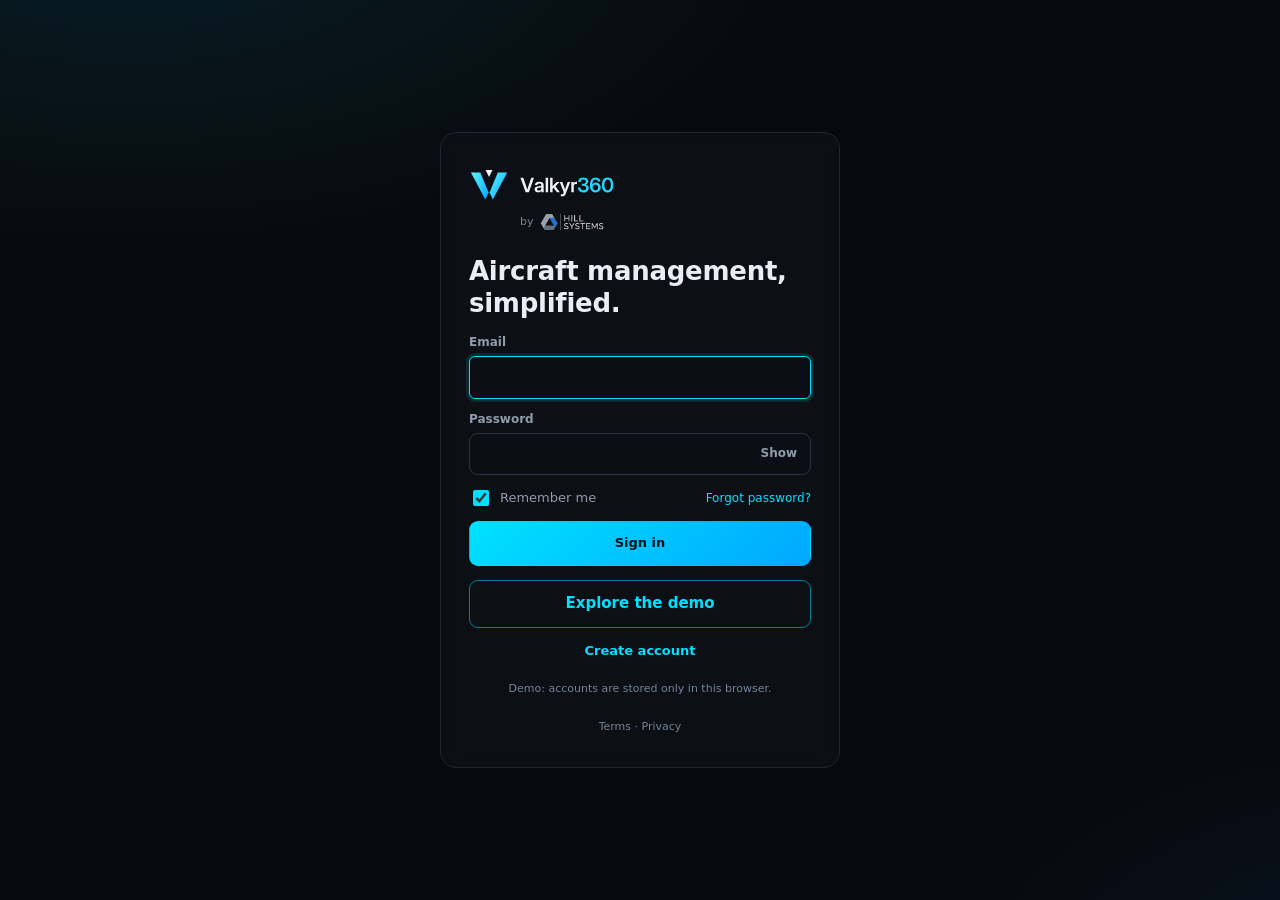
<file: index.html>
<!doctype html>
<html lang="en">
<head>
<meta charset="utf-8">
<meta name="viewport" content="width=device-width, initial-scale=1, viewport-fit=cover">
<meta name="theme-color" content="#07090d">
<title>Valkyr360 by Hill Systems</title>
<meta name="description" content="Aircraft management, simplified.">
<meta property="og:type" content="website">
<meta property="og:site_name" content="Valkyr360 by Hill Systems">
<meta property="og:title" content="Valkyr360 by Hill Systems">
<meta property="og:description" content="Aircraft management, simplified.">
<meta property="og:url" content="https://valkyr360.com/">
<meta property="og:image" content="https://valkyr360.com/brand/og-image.png">
<meta property="og:image:secure_url" content="https://valkyr360.com/brand/og-image.png">
<meta property="og:image:type" content="image/png">
<meta property="og:image:width" content="1200">
<meta property="og:image:height" content="630">
<meta property="og:image:alt" content="Valkyr360 by Hill Systems">
<meta name="twitter:card" content="summary_large_image">
<meta name="twitter:title" content="Valkyr360 by Hill Systems">
<meta name="twitter:description" content="Aircraft management, simplified.">
<meta name="twitter:image" content="https://valkyr360.com/brand/og-image.png">
<meta name="twitter:image:alt" content="Valkyr360 by Hill Systems">
<meta name="application-name" content="Valkyr360">
<meta name="author" content="Hill Systems">
<link rel="icon" href="brand/favicon.ico" sizes="any">
<link rel="icon" type="image/png" sizes="32x32" href="brand/favicon-32.png">
<link rel="apple-touch-icon" sizes="180x180" href="brand/apple-touch-icon.png">
<link rel="stylesheet" href="styles.css">
</head>
<body>
<a class="skip-link" href="#view" onclick="event.preventDefault();document.getElementById('view').focus()">Skip to content</a>
<div id="app">
  <aside class="sidebar">
    <a class="brand" href="#/fleet" aria-label="Valkyr360 home"><img class="v360-logo" src="brand/valkyr360-logo.svg" alt="Valkyr360" width="117" height="32"></a>
    <nav class="nav" id="nav"></nav>
    <div class="side-foot">
      <div class="demo-tag">DEMO DATA</div>
      <p>Fictitious aircraft, N-numbers, ADs and people. Base: KM02 Dickson County, TN.</p>
      <button class="switch" id="largeBtn" aria-pressed="false"><span class="tr"></span><span>Large demo dataset<br><span class="dim">~50 aircraft · 20+ yrs of logs</span></span></button>
      <button class="link-btn" id="resetBtn" style="margin-top:10px">Reset demo</button>
      <div class="hs-foot">by <img src="brand/hill-systems-logo.png" alt="Hill Systems" height="16" style="height:16px;width:auto;vertical-align:middle"> · <a href="terms.html" id="footTerms">Terms</a></div>
    </div>
  </aside>
  <div class="main">
    <header class="topbar">
      <div class="top-left">
        <a class="brand brand-mobile" href="#/fleet" aria-label="Valkyr360 home"><img class="v360-logo" src="brand/valkyr360-logo.svg" alt="Valkyr360" width="88" height="24"></a>
        <h1 id="pageTitle">Fleet</h1>
      </div>
      <div class="top-right">
        <div class="who" id="who"></div>
      </div>
    </header>
    <div class="print-brand" aria-hidden="true"><div class="ph-in"><img class="ph-logo" src="brand/valkyr360-logo-print.svg" alt="Valkyr360" width="88" height="24"><div class="ph-t"><div class="ph-m" id="phMeta"></div></div><div class="ph-by">by <img class="ph-hs" src="brand/hill-systems-logo-print.png" alt="Hill Systems" width="57" height="16"></div></div></div>
    <main id="view" class="view" tabindex="-1"><div class="spinner"></div></main>
  </div>
  <nav class="tabbar" id="tabbar"></nav>
</div>
<div class="print-copy" aria-hidden="true">© 2026 Hill Systems. All rights reserved.</div>
<div id="modalRoot"></div>
<div id="toasts" role="status" aria-live="polite"></div>
<script src="vendor/fflate.min.js"></script>
<script src="data/demo-tails.js"></script>
<script src="db.js"></script>
<script src="data.js"></script>
<script src="app.js"></script>
<script src="list.js"></script>
<script src="views.js"></script>
<script src="views2.js"></script>
<script src="gen.js"></script>
<script src="csv.js"></script>
<script src="types.js"></script>
<script src="importer.js"></script>
<script src="views3.js"></script>
<script src="data/faa-version.js"></script>
<script src="faasync.js"></script>
<script src="views4.js"></script>
<script src="views5.js"></script>
<script src="staff.js"></script>
<script src="auth.js"></script>
<script src="billing.js"></script>
<script src="admin.js"></script>
<script src="print.js"></script>
</body>
</html>
</file>
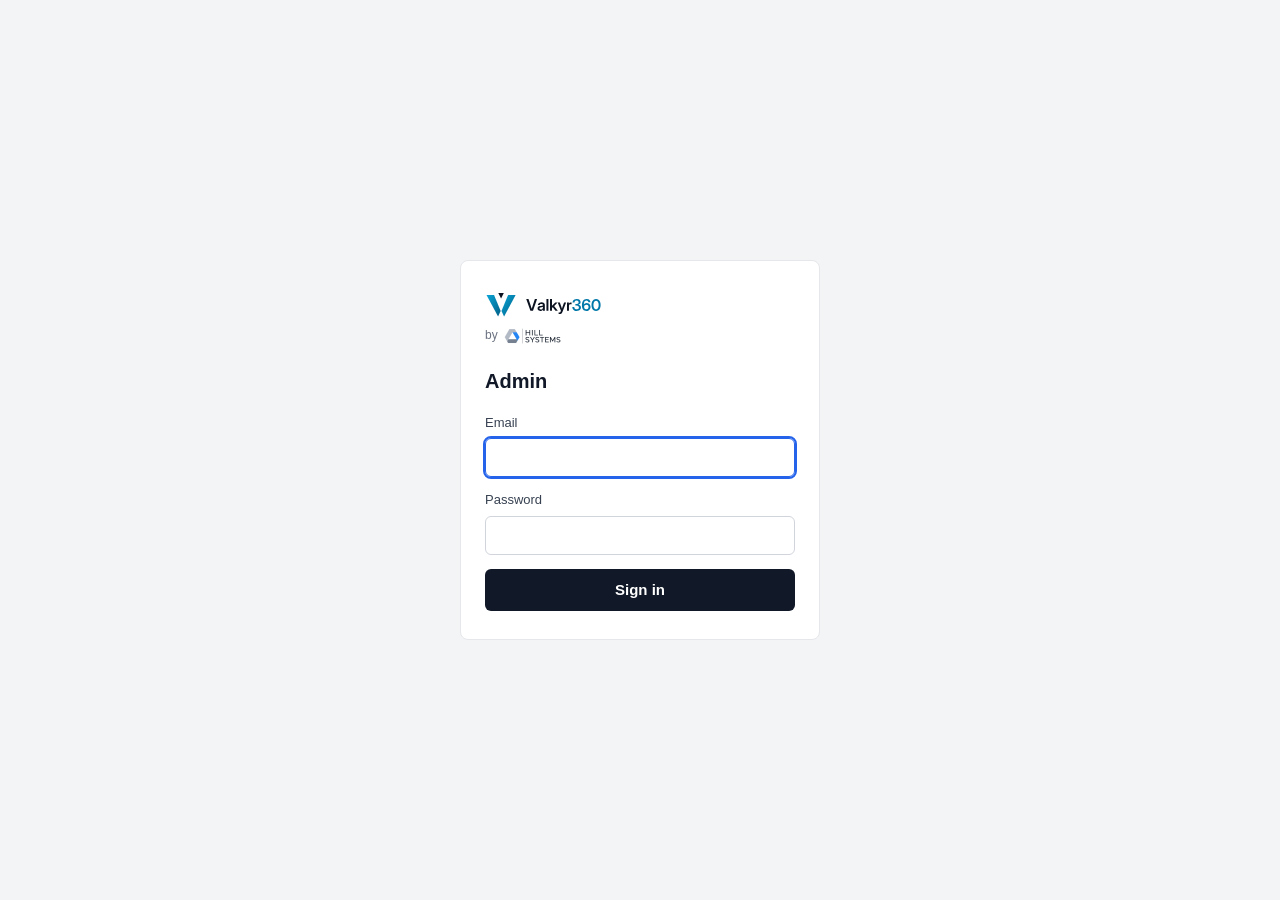
<file: admin/index.html>
<!doctype html>
<html lang="en">
<head>
<meta charset="utf-8">
<meta name="viewport" content="width=device-width,initial-scale=1">
<meta name="robots" content="noindex,nofollow">
<title>Admin sign-in · Hill Systems</title>
<link rel="icon" href="../brand/favicon.ico" sizes="any">
<link rel="icon" type="image/png" sizes="32x32" href="../brand/favicon-32.png">
<link rel="apple-touch-icon" sizes="180x180" href="../brand/apple-touch-icon.png">
<meta name="description" content="Aircraft management, simplified.">
<meta property="og:type" content="website">
<meta property="og:site_name" content="Valkyr360 by Hill Systems">
<meta property="og:title" content="Admin · Valkyr360 by Hill Systems">
<meta property="og:description" content="Aircraft management, simplified.">
<meta property="og:url" content="https://valkyr360.com/admin/">
<meta property="og:image" content="https://valkyr360.com/brand/og-image.png">
<meta property="og:image:secure_url" content="https://valkyr360.com/brand/og-image.png">
<meta property="og:image:type" content="image/png">
<meta property="og:image:width" content="1200">
<meta property="og:image:height" content="630">
<meta property="og:image:alt" content="Valkyr360 by Hill Systems">
<meta name="twitter:card" content="summary_large_image">
<meta name="twitter:title" content="Valkyr360 by Hill Systems">
<meta name="twitter:description" content="Aircraft management, simplified.">
<meta name="twitter:image" content="https://valkyr360.com/brand/og-image.png">
<meta name="twitter:image:alt" content="Valkyr360 by Hill Systems">
<style>
*{box-sizing:border-box}
html,body{margin:0;min-height:100%;background:#f3f4f6;color:#111827;font:15px/1.45 -apple-system,BlinkMacSystemFont,"Segoe UI",Roboto,Helvetica,Arial,sans-serif}
main{min-height:100vh;display:flex;align-items:center;justify-content:center;padding:24px 16px}
.card{width:100%;max-width:360px;background:#fff;border:1px solid #e5e7eb;border-radius:8px;padding:28px 24px}
.v360{display:block;height:32px;width:auto;margin:0 0 6px}
.by{display:flex;align-items:center;gap:6px;margin:0 0 22px;font-size:12px;color:#6b7280}
.logo{display:block;height:16px;width:auto}
h1{font-size:20px;font-weight:600;margin:0 0 18px}
label{display:block;font-size:13px;font-weight:500;margin:0 0 14px;color:#374151}
input{display:block;width:100%;margin-top:6px;padding:9px 10px;font:inherit;color:#111827;background:#fff;border:1px solid #d1d5db;border-radius:6px}
input:focus{outline:2px solid #2563eb;outline-offset:0;border-color:#2563eb}
input[aria-invalid=true]{border-color:#dc2626}
button{font:inherit;cursor:pointer}
.submit{width:100%;padding:10px;border:0;border-radius:6px;background:#111827;color:#fff;font-weight:600}
.submit:disabled{opacity:.6;cursor:wait}
.err{margin:0 0 14px;padding:8px 10px;border-radius:6px;background:#fef2f2;color:#991b1b;font-size:13px}
</style>
</head>
<body>
<main>
<section class="card" aria-labelledby="h">
  <img class="v360" src="../brand/valkyr360-logo-print.svg" alt="Valkyr360" width="117" height="32">
  <div class="by">by <img class="logo" src="../brand/hill-systems-logo-print.png" alt="Hill Systems" width="57" height="16"></div>
  <h1 id="h">Admin</h1>
  <form id="adminForm" novalidate>
    <div class="err" id="adminErr" role="alert" hidden></div>
    <label>Email<input name="email" type="email" autocomplete="username" inputmode="email" required></label>
    <label>Password<input name="password" type="password" autocomplete="current-password" required></label>
    <button class="submit" id="adminBtn" type="submit">Sign in</button>
  </form>
</section>
</main>
<script src="../staff.js"></script>
<script src="login.js"></script>
</body>
</html>
</file>
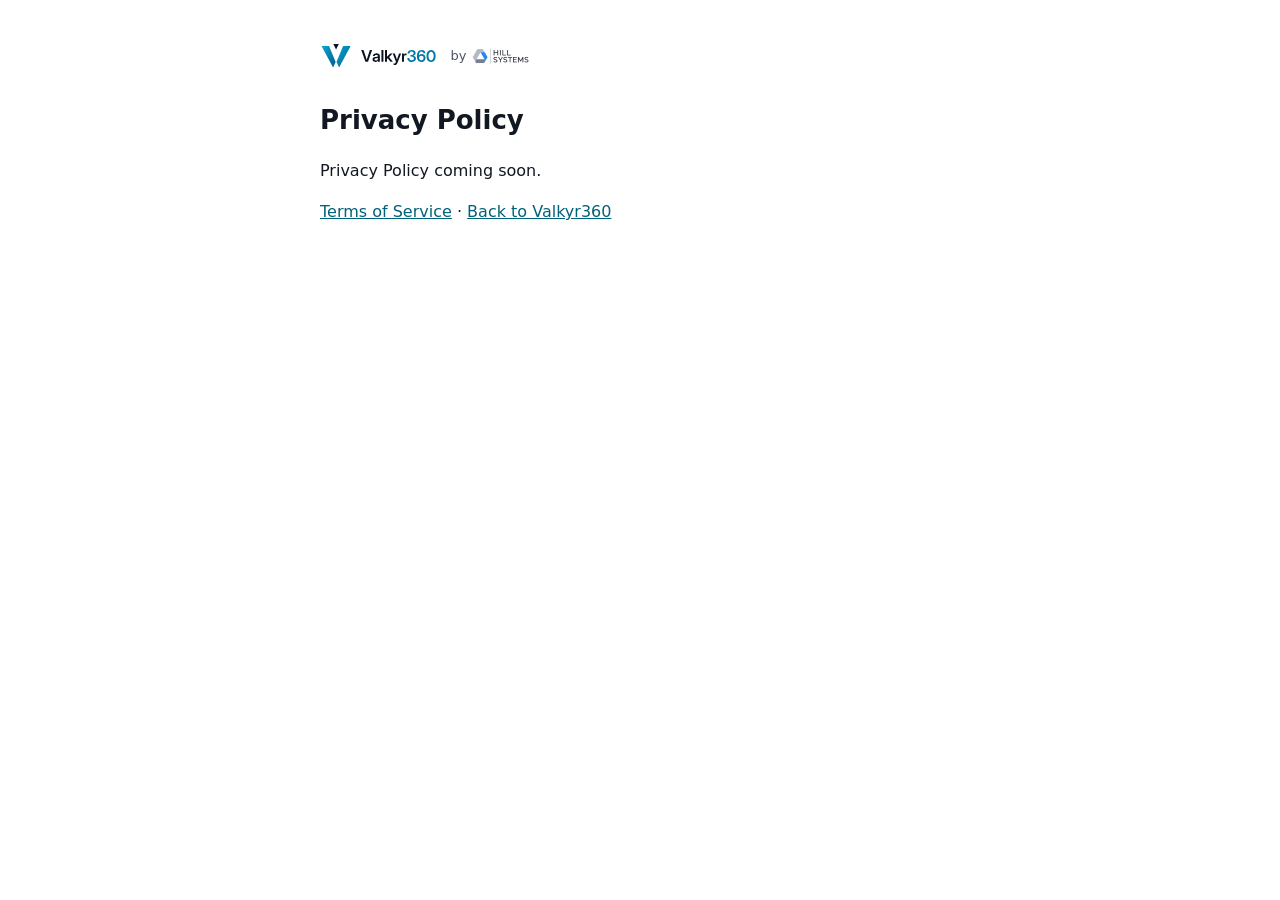
<file: privacy/index.html>
<!doctype html>
<html lang="en"><head><meta charset="utf-8">
<title>Privacy · Valkyr360 by Hill Systems</title>
<link rel="canonical" href="https://valkyr360.com/privacy.html">
<meta http-equiv="refresh" content="0; url=../privacy.html">
<script>location.replace('../privacy.html'+location.hash)</script>
</head><body><p><a href="../privacy.html">Continue</a></p></body></html>
</file>
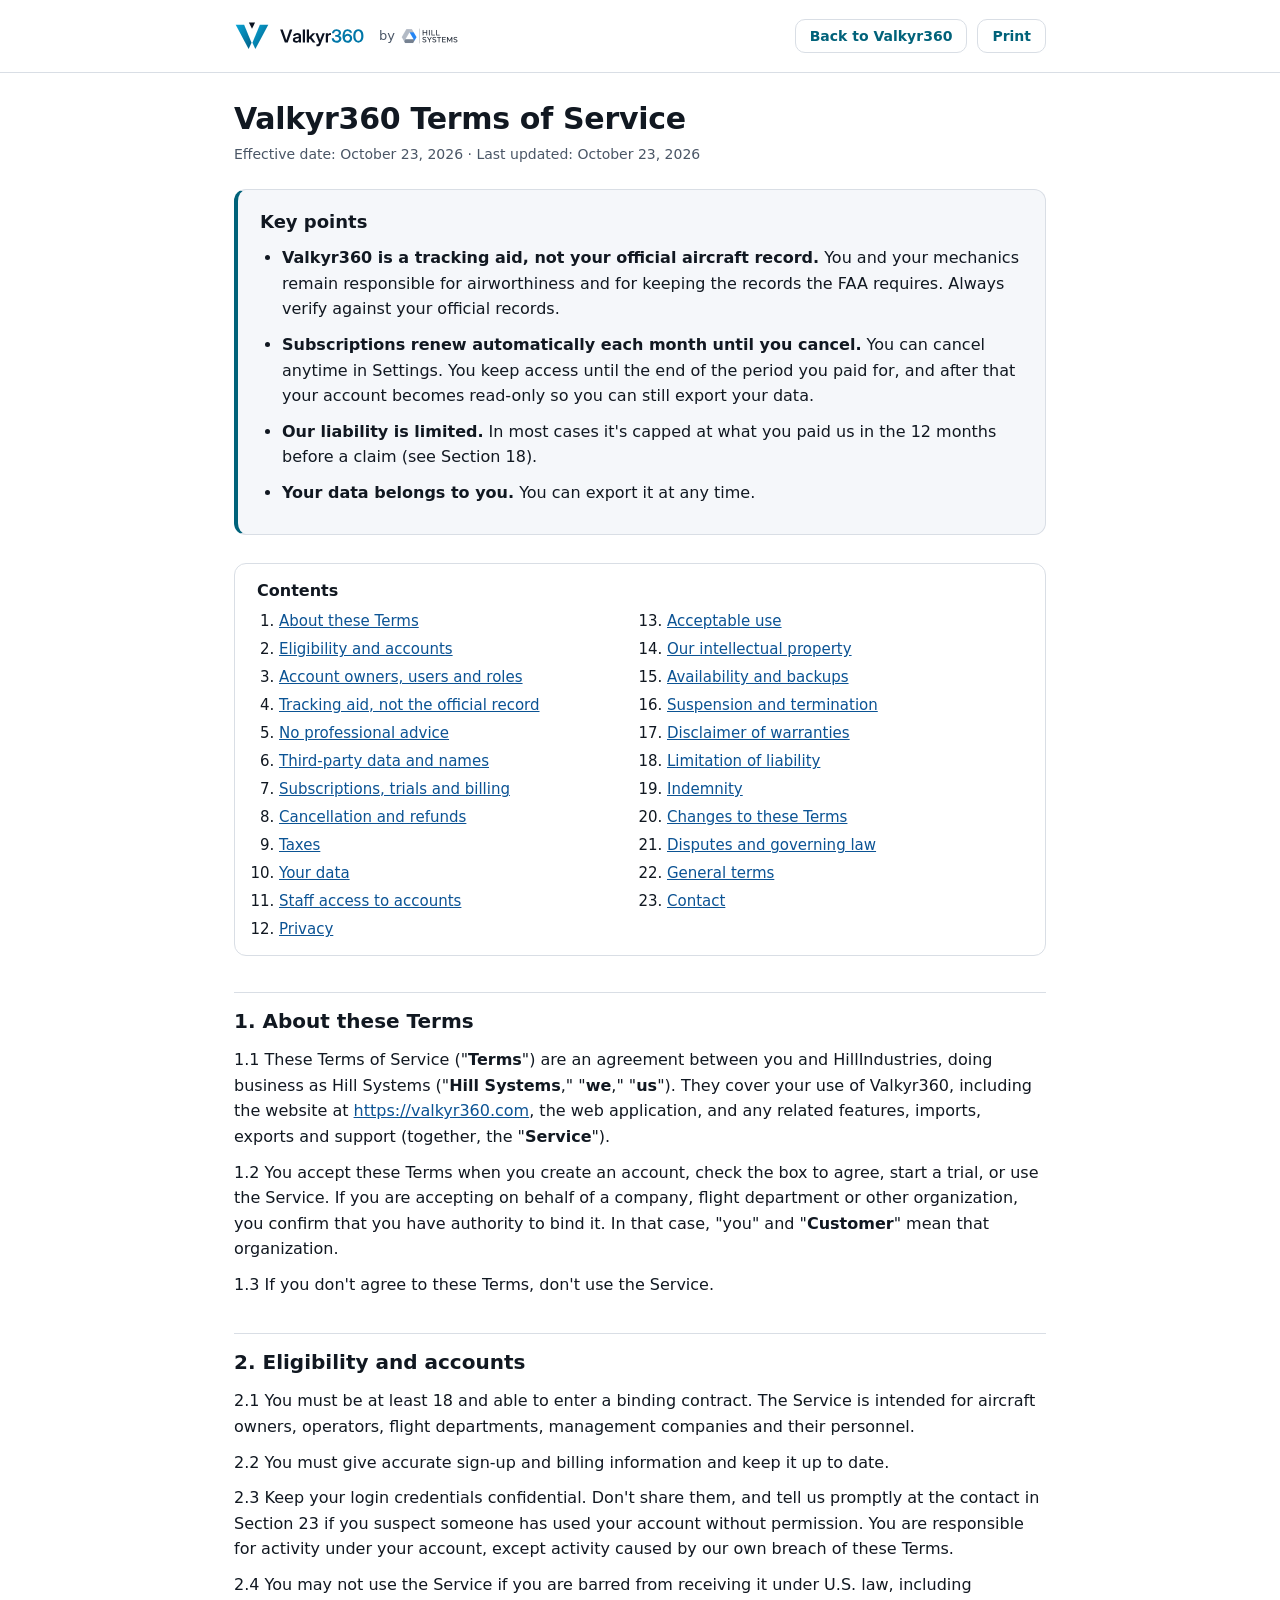
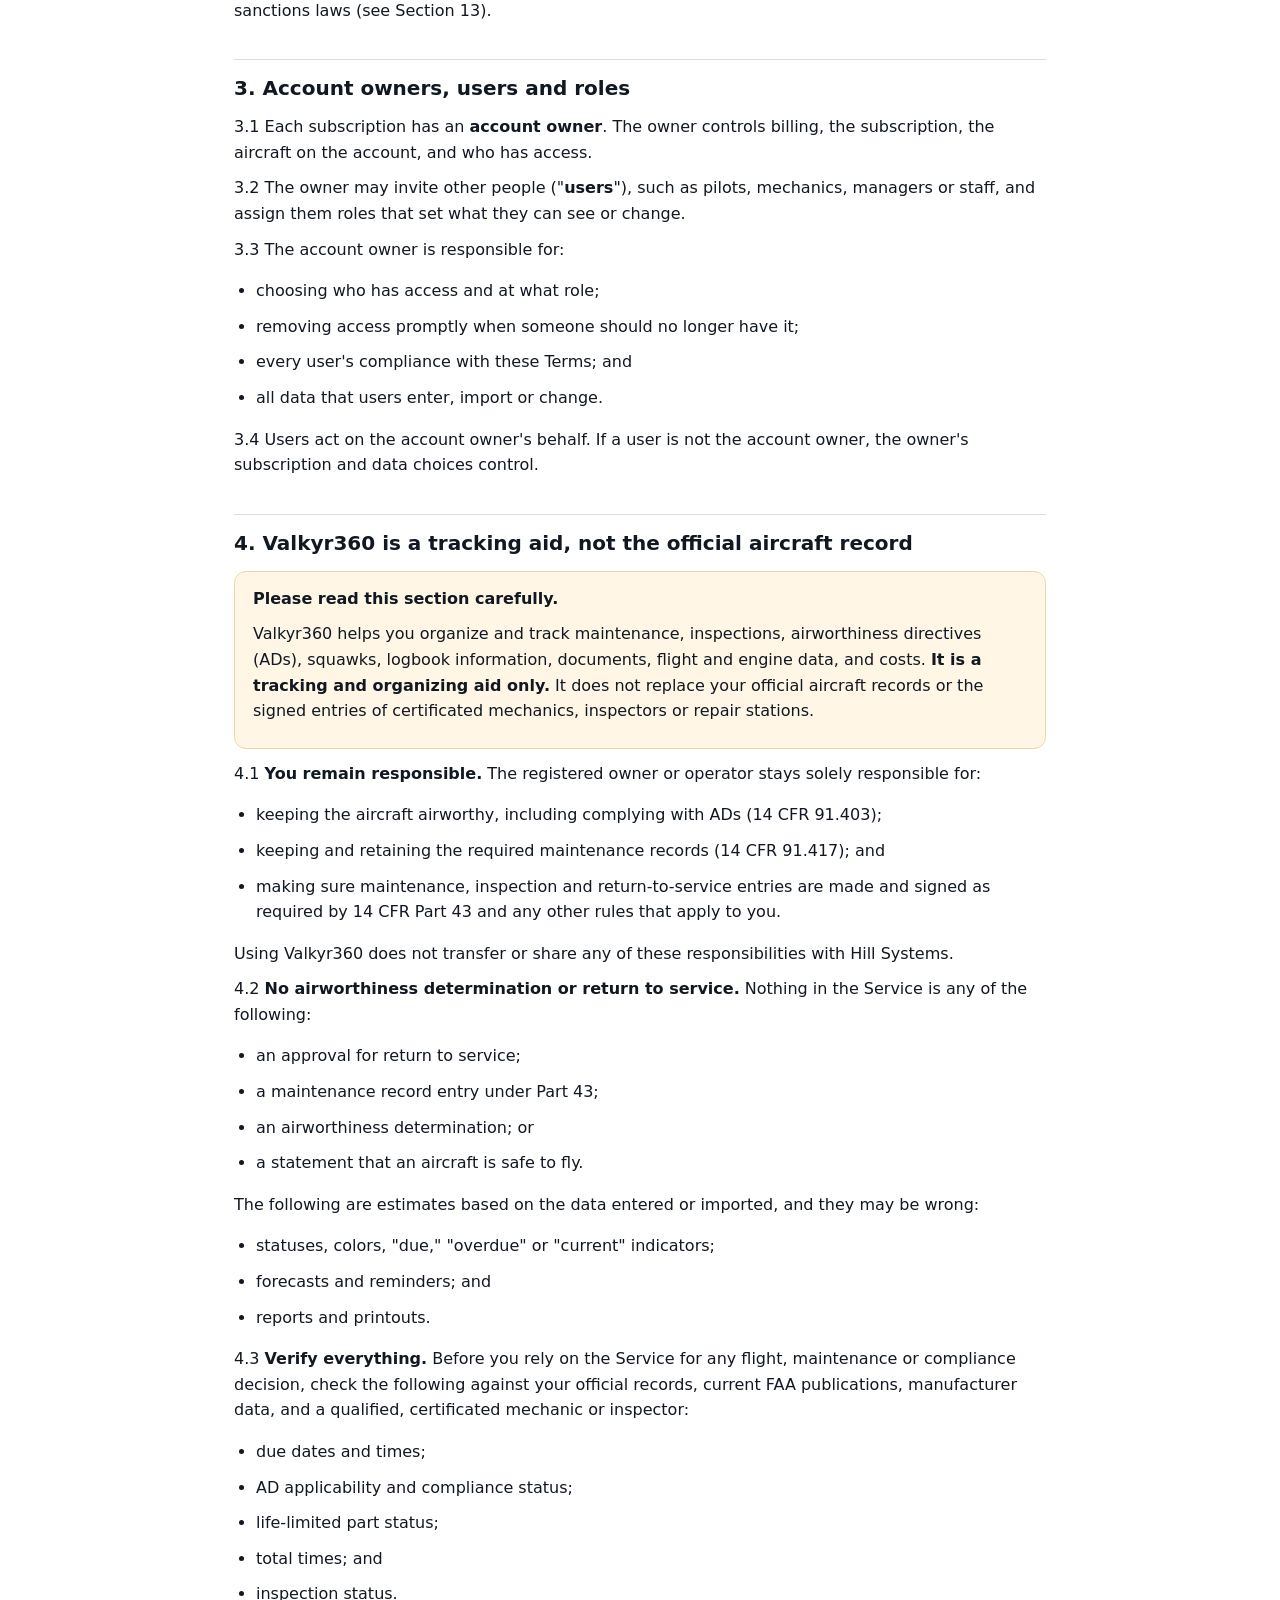
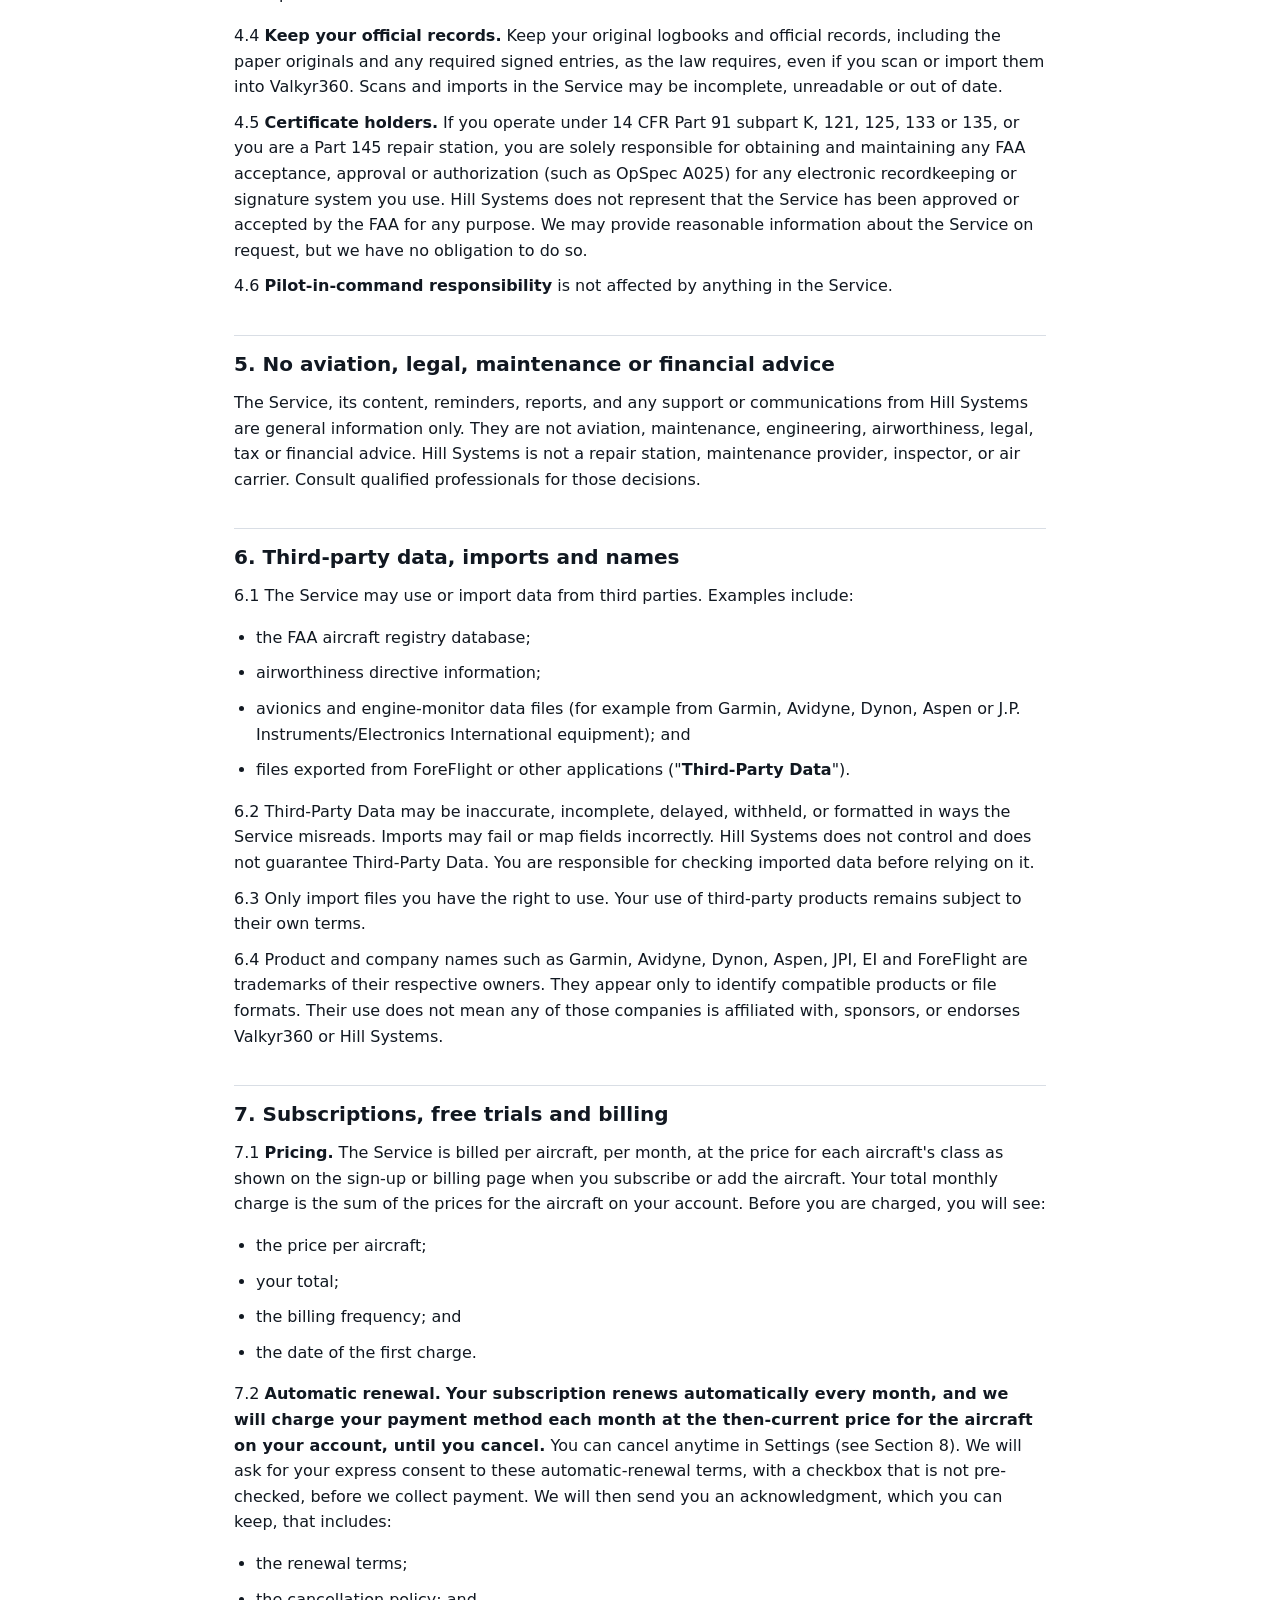
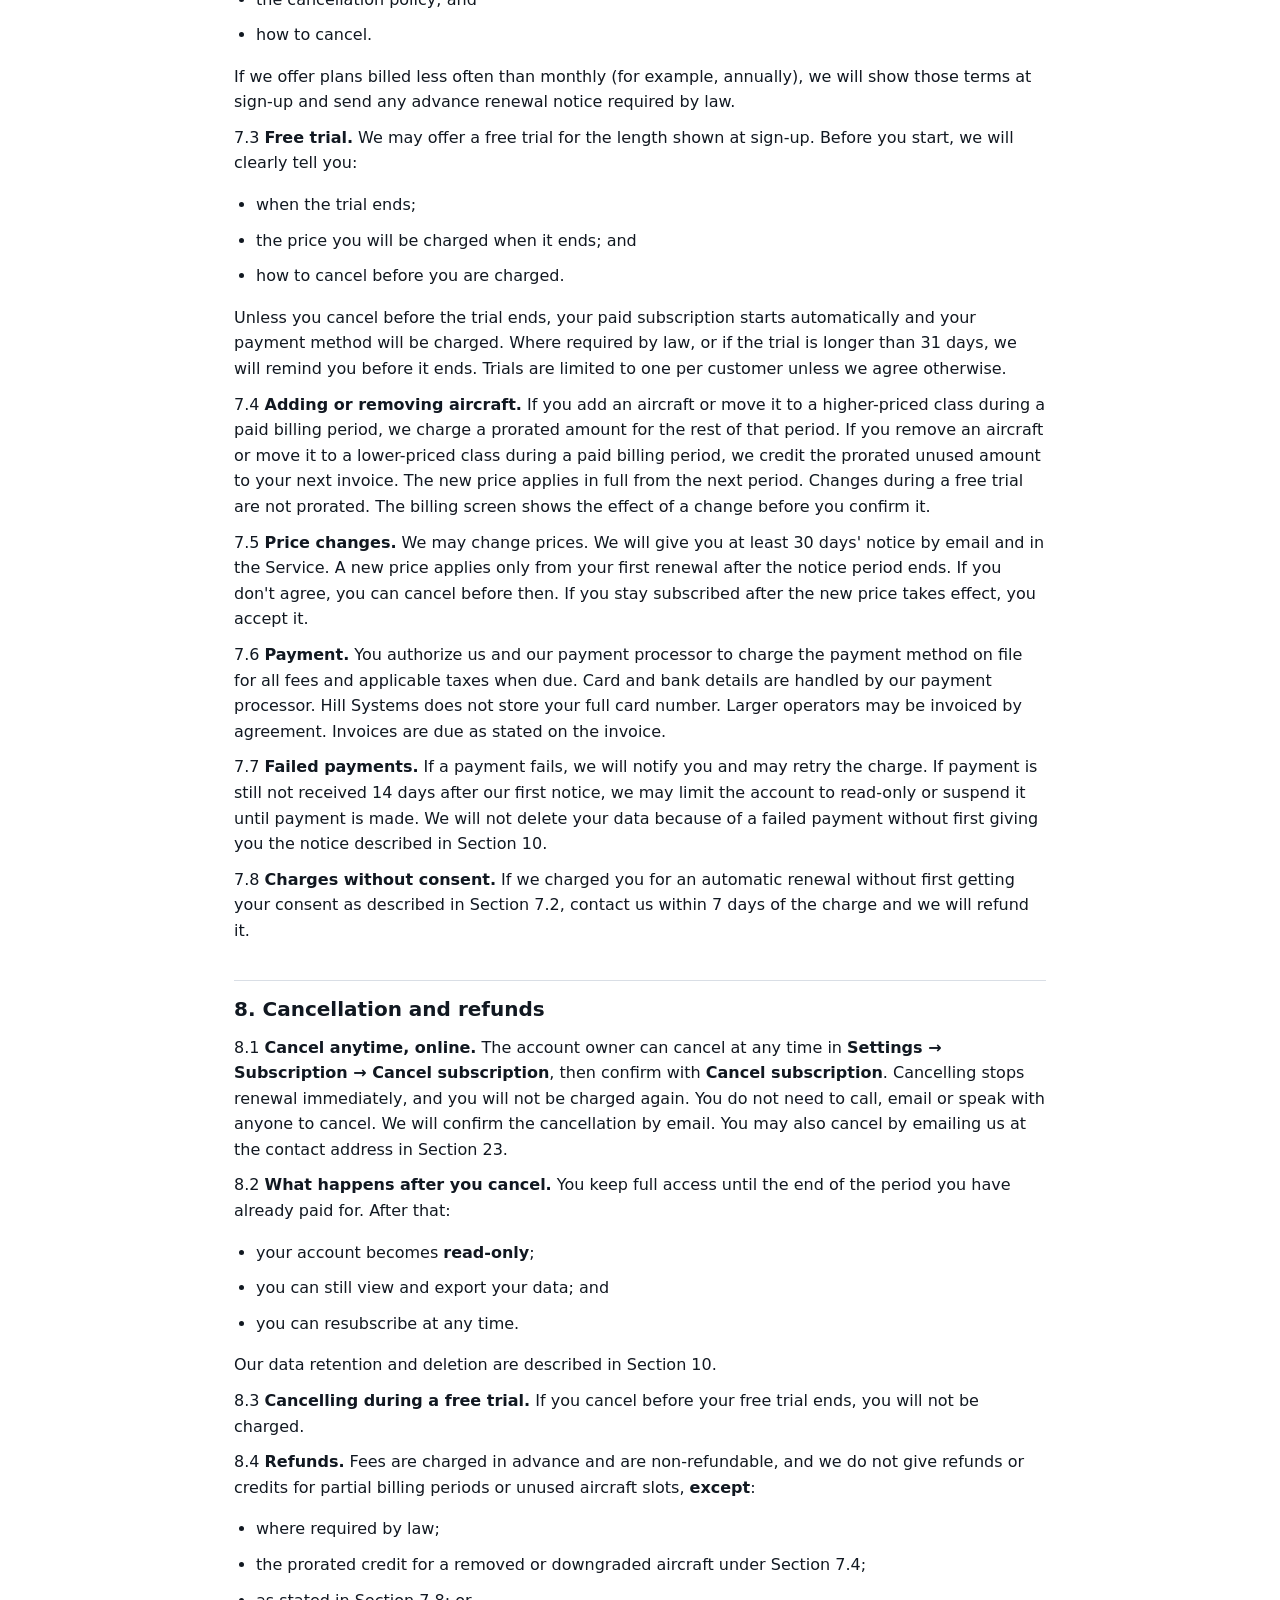
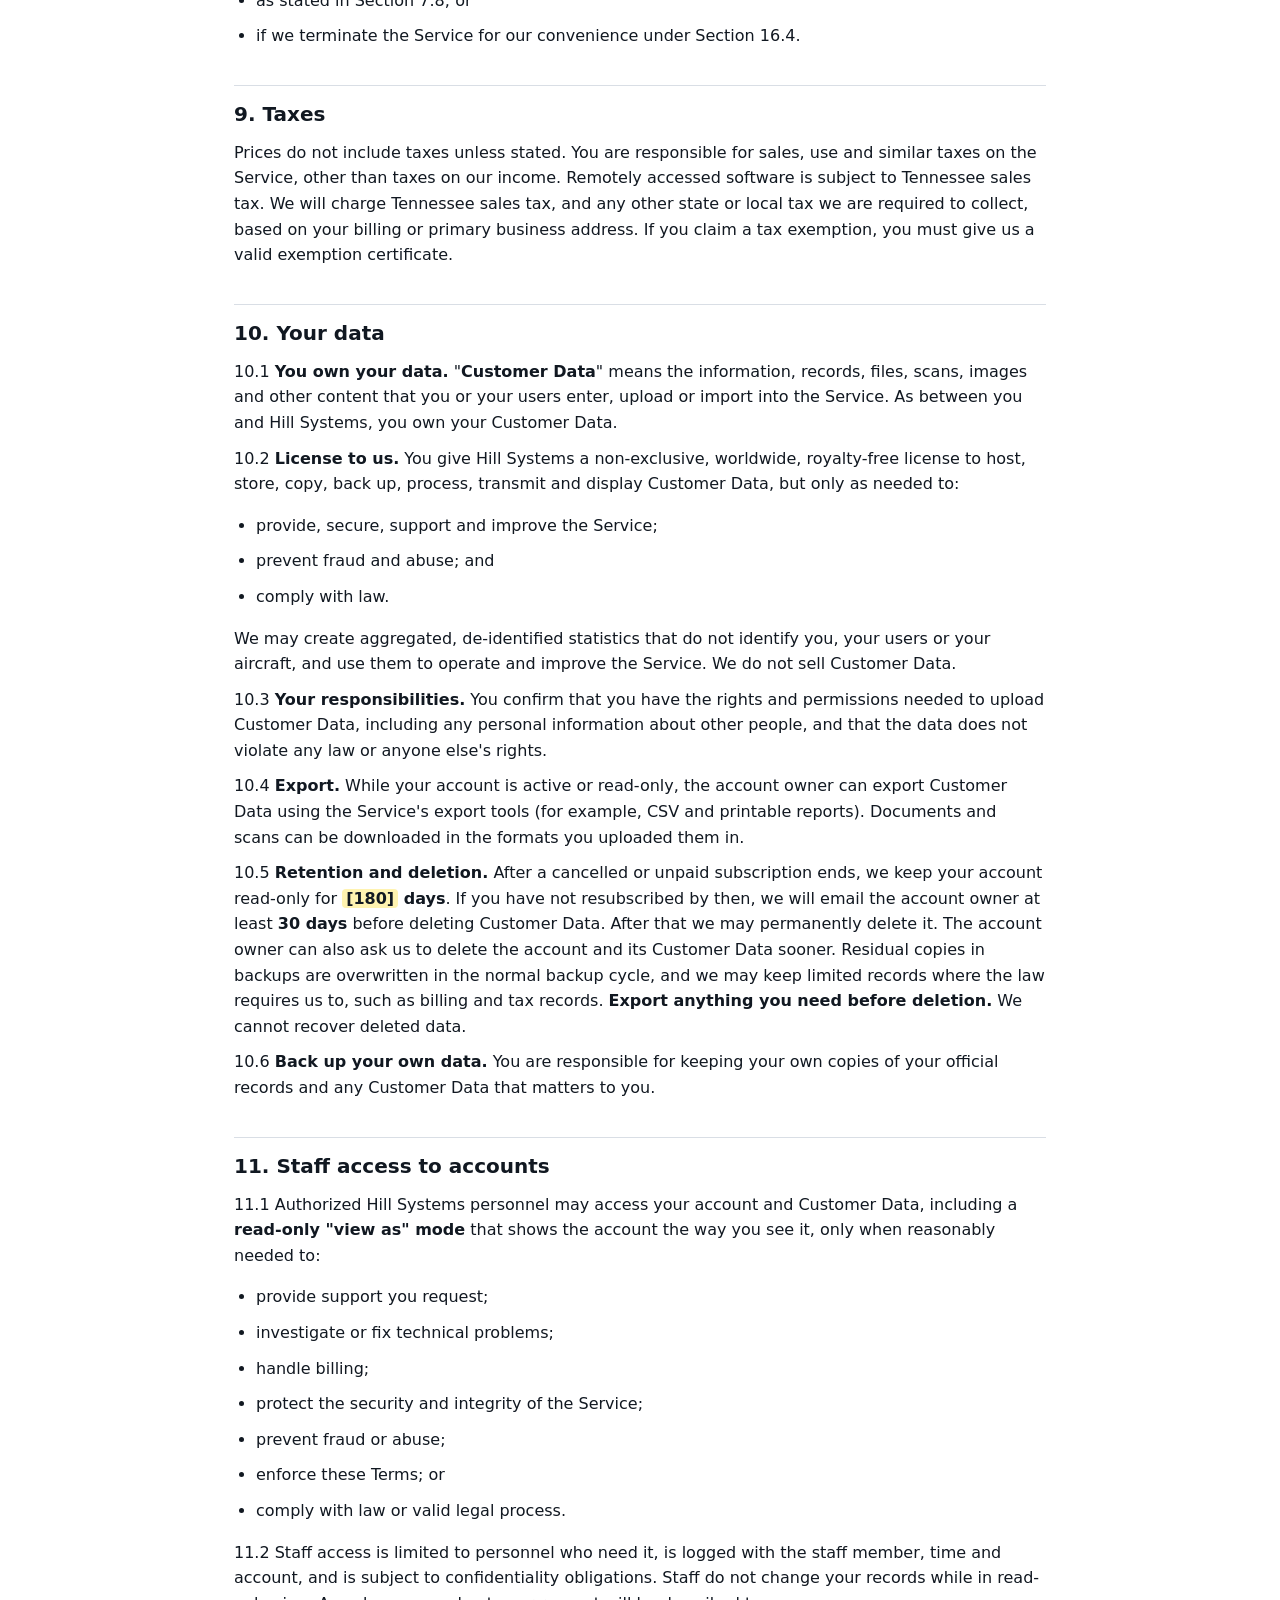
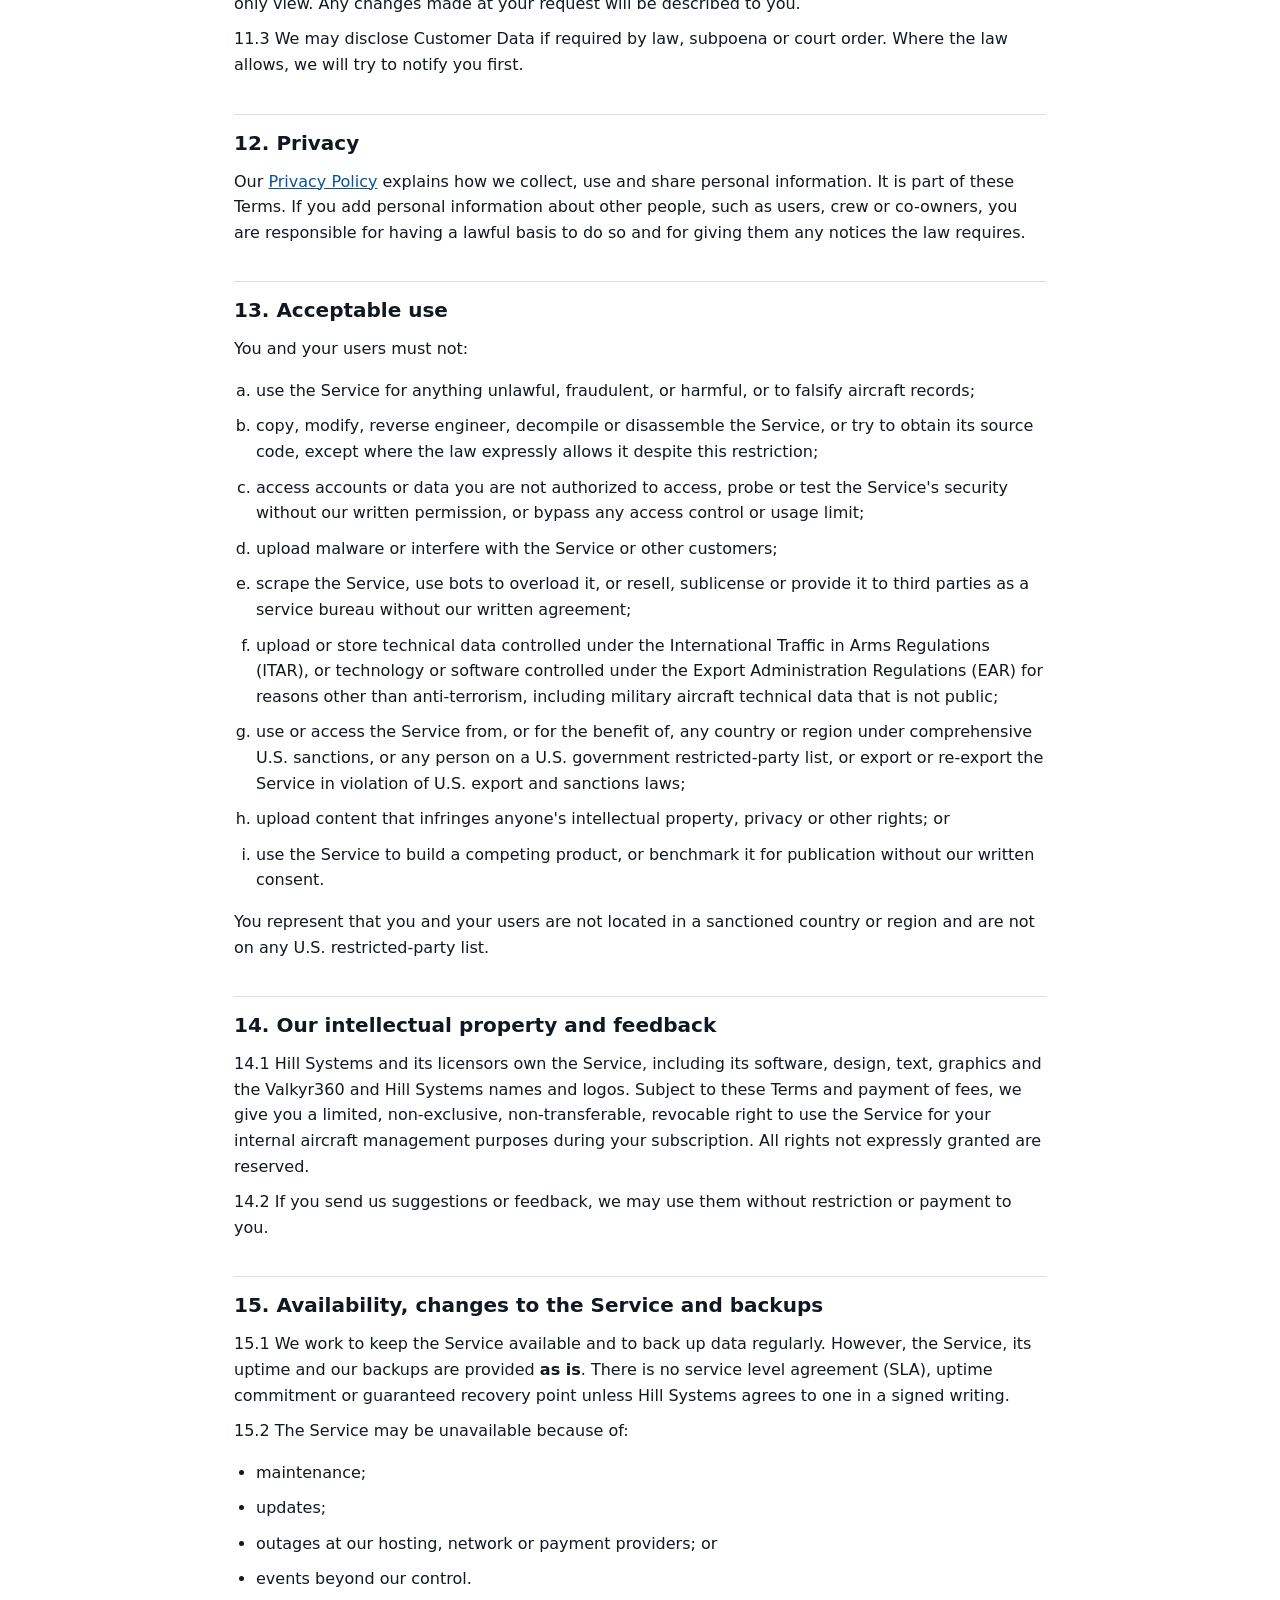
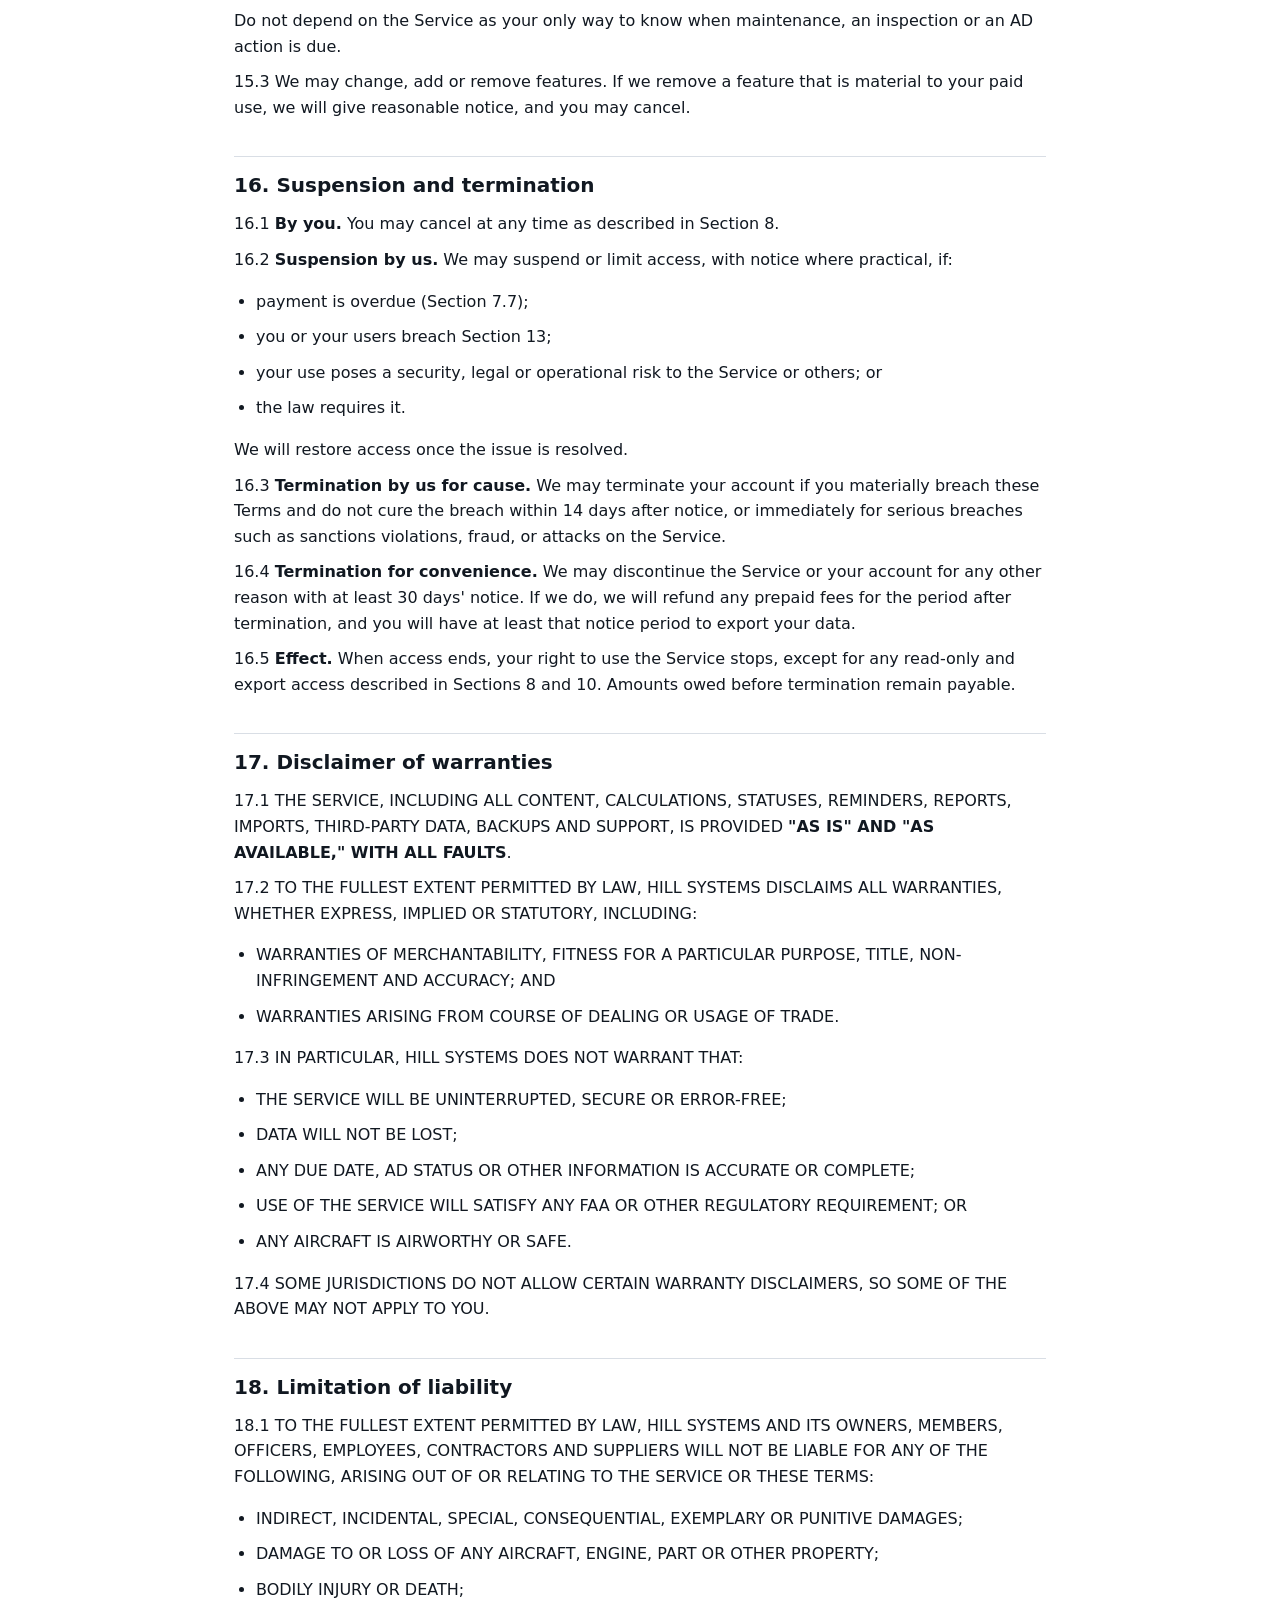
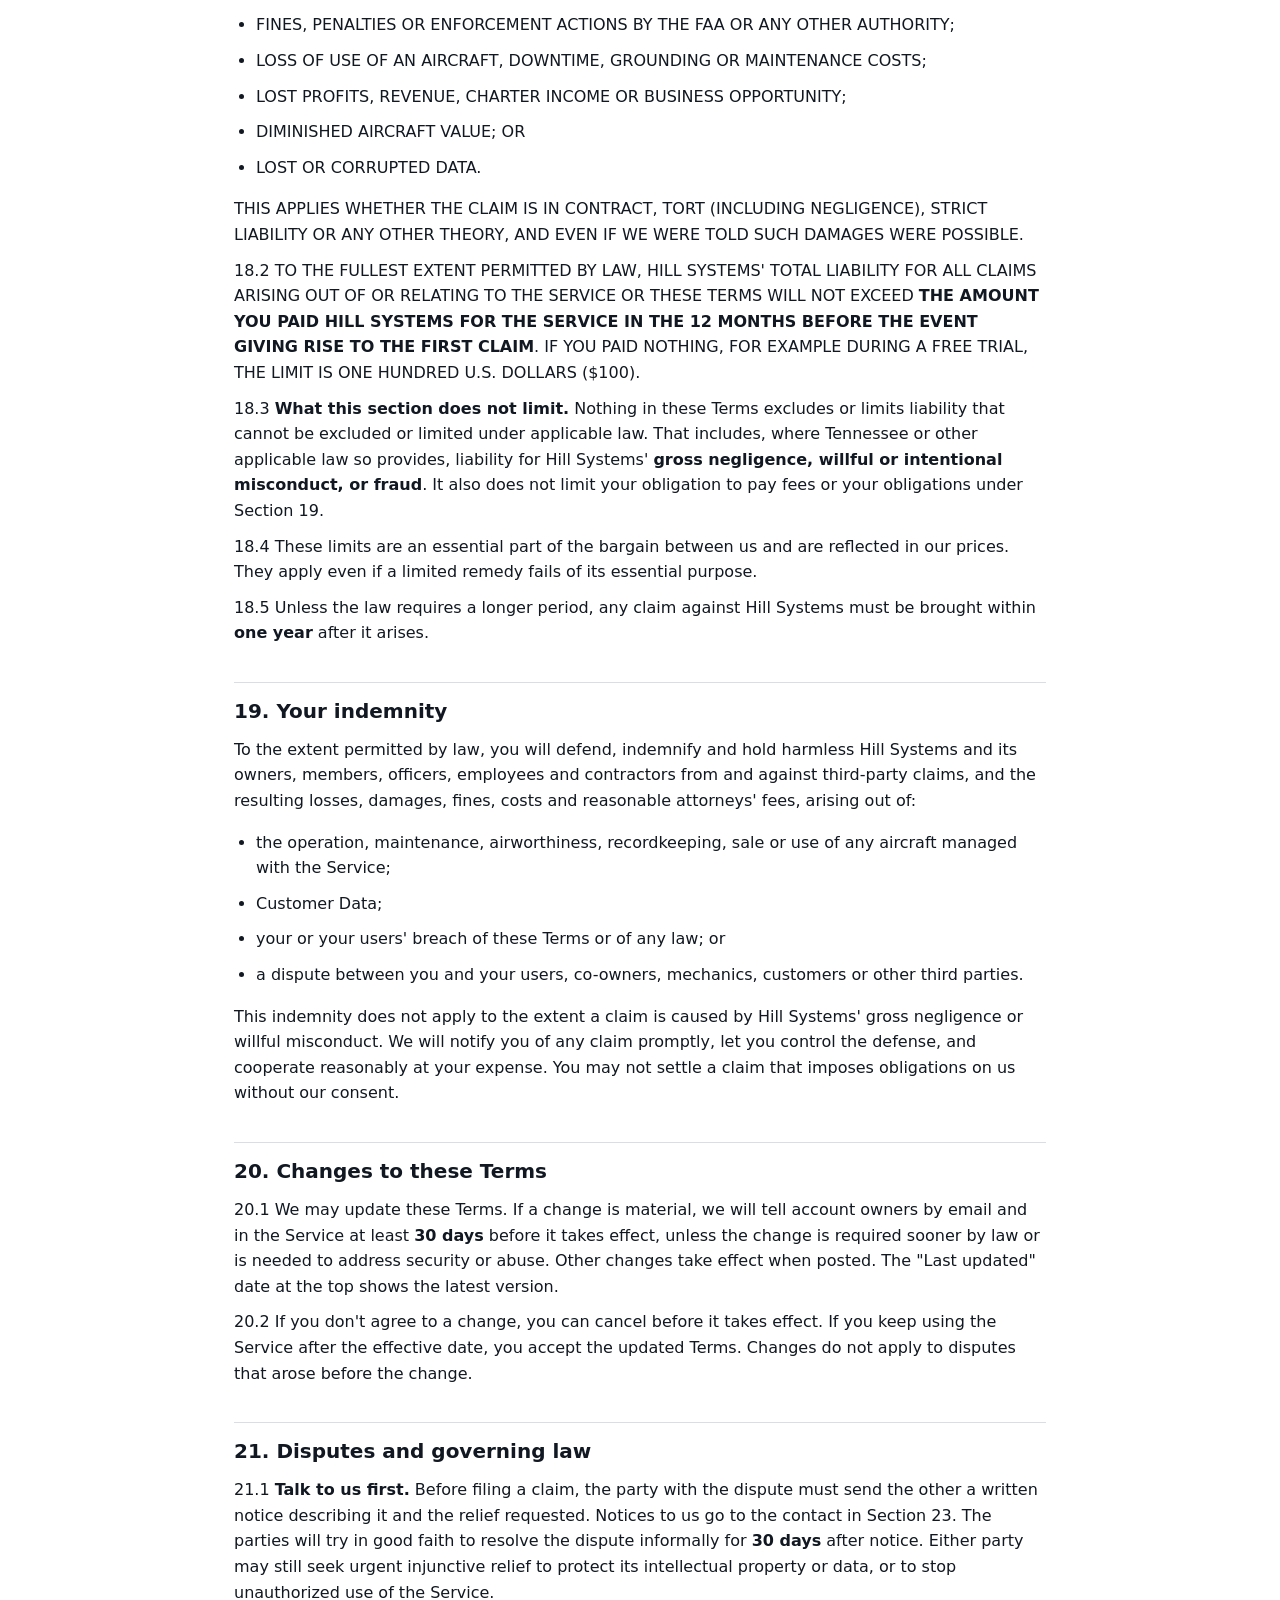
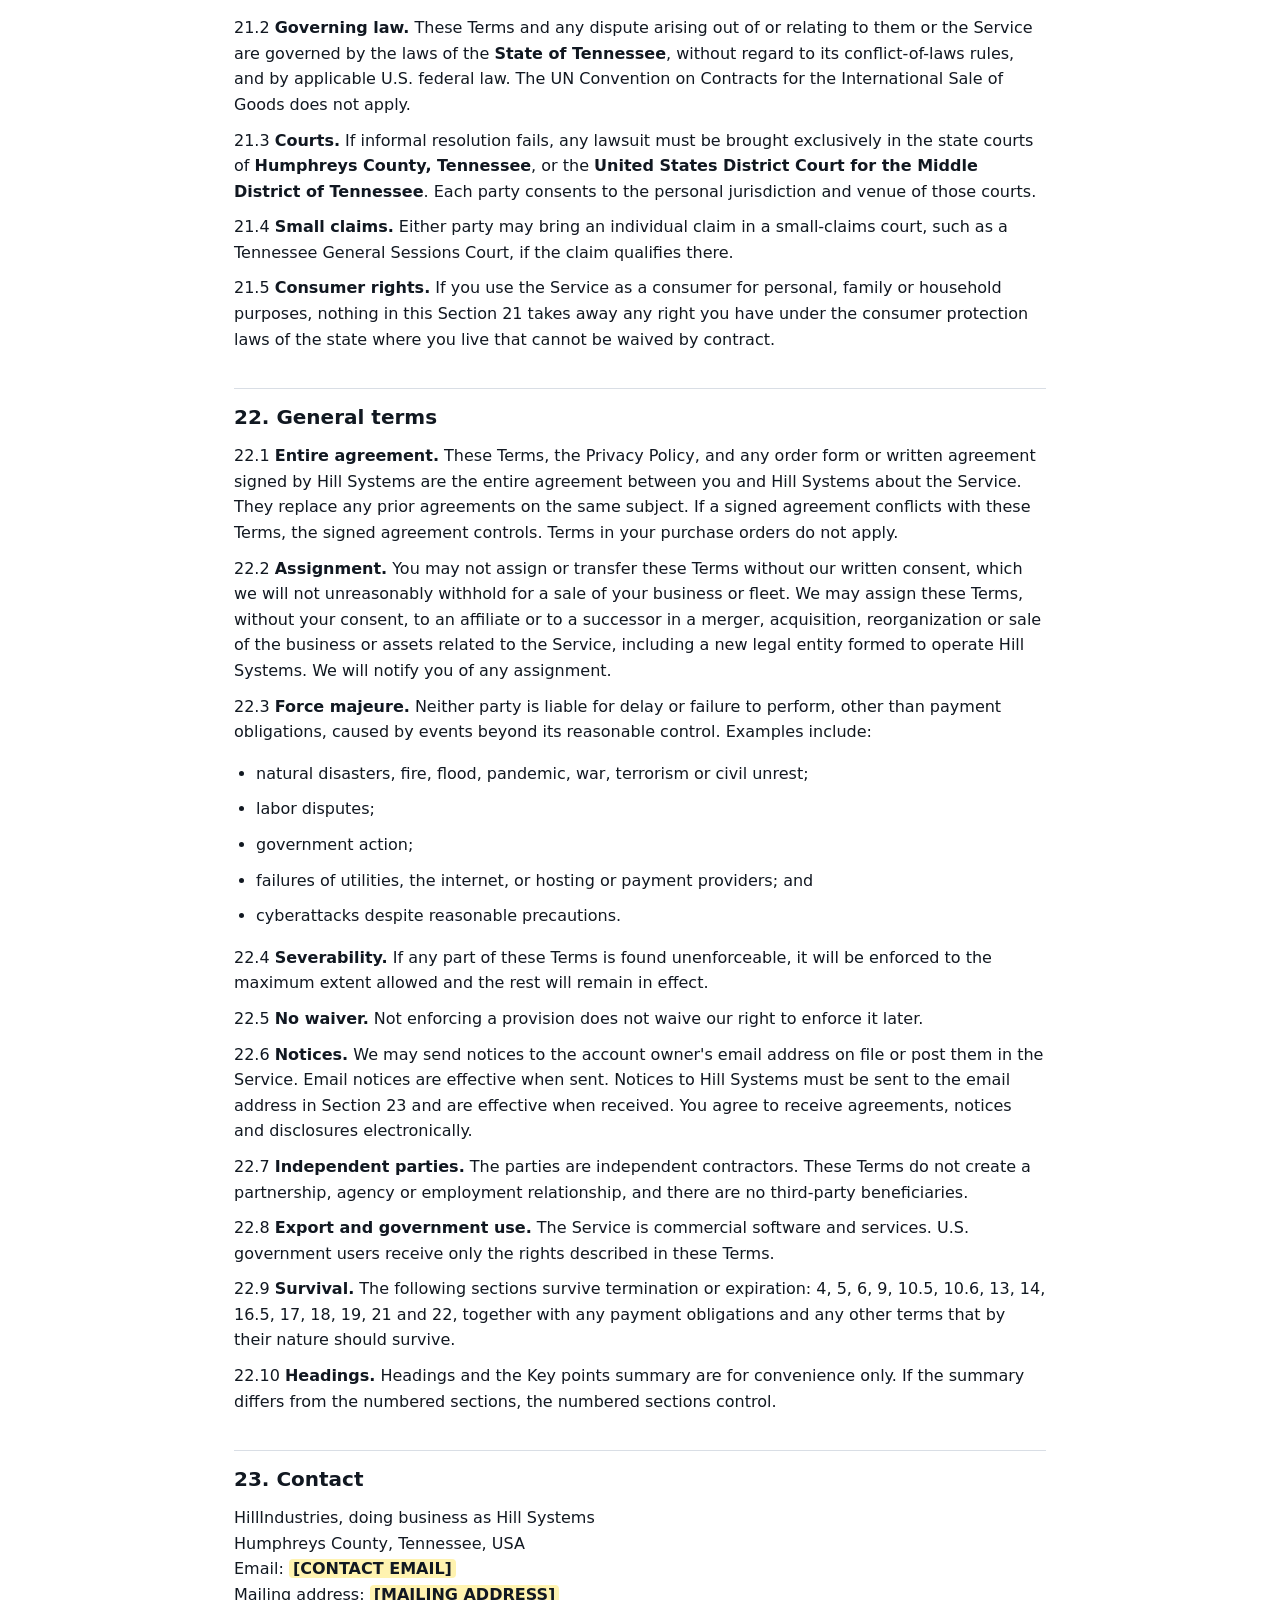
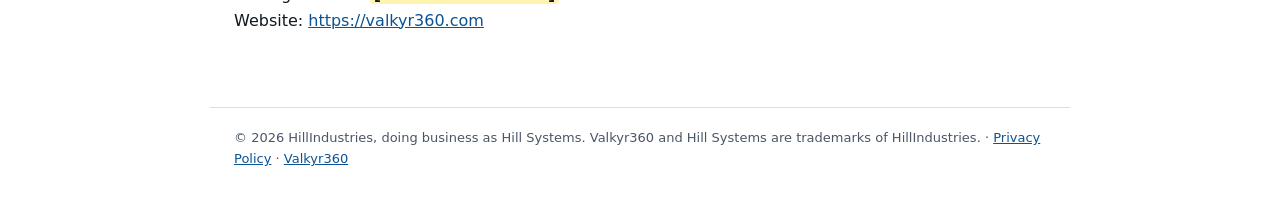
<file: terms/index.html>
<!doctype html>
<html lang="en"><head><meta charset="utf-8">
<title>Terms · Valkyr360 by Hill Systems</title>
<link rel="canonical" href="https://valkyr360.com/terms.html">
<meta http-equiv="refresh" content="0; url=../terms.html">
<script>location.replace('../terms.html'+location.hash)</script>
</head><body><p><a href="../terms.html">Continue</a></p></body></html>
</file>
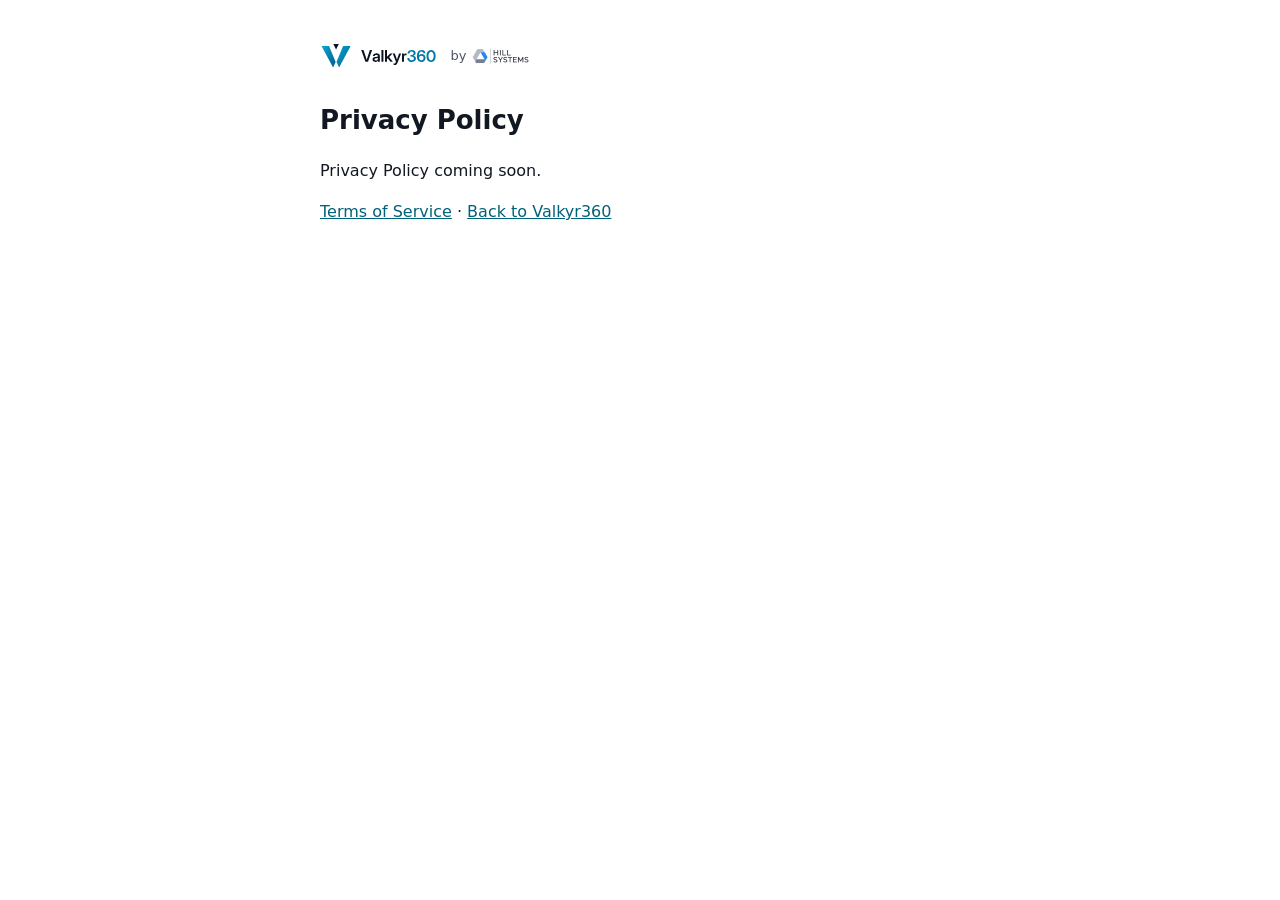
<file: privacy.html>
<!doctype html>
<html lang="en">
<head>
<meta charset="utf-8">
<meta name="viewport" content="width=device-width, initial-scale=1">
<title>Privacy Policy · Valkyr360 by Hill Systems</title>
<meta name="description" content="Privacy Policy for Valkyr360 by Hill Systems.">
<meta property="og:type" content="website">
<meta property="og:site_name" content="Valkyr360 by Hill Systems">
<meta property="og:title" content="Privacy Policy · Valkyr360 by Hill Systems">
<meta property="og:description" content="Privacy Policy coming soon.">
<meta property="og:url" content="https://valkyr360.com/privacy.html">
<meta property="og:image" content="https://valkyr360.com/brand/og-image.png">
<meta name="twitter:card" content="summary_large_image">
<meta name="twitter:image" content="https://valkyr360.com/brand/og-image.png">
<link rel="canonical" href="https://valkyr360.com/privacy.html">
<link rel="icon" href="brand/favicon.ico" sizes="any">
<link rel="icon" type="image/png" sizes="32x32" href="brand/favicon-32.png">
<link rel="apple-touch-icon" sizes="180x180" href="brand/apple-touch-icon.png">
<style>
body{margin:0;background:#fff;color:#111821;font:16px/1.6 "Inter",system-ui,-apple-system,"Segoe UI",Roboto,Arial,sans-serif}
main{max-width:640px;margin:0 auto;padding:40px 24px}
.brandrow{display:flex;align-items:center;gap:14px;flex-wrap:wrap}.v360{height:32px;width:auto;display:block}.by{display:flex;align-items:center;gap:6px;font-size:13px;color:#4a5666}.hs{height:16px;width:auto;display:block}
@media print{img{print-color-adjust:exact;-webkit-print-color-adjust:exact}}
h1{font-size:26px;margin:28px 0 8px}
a{color:#00627a}
</style>
</head>
<body>
<main>
  <div class="brandrow"><a href="index.html" aria-label="Valkyr360 home"><img class="v360" src="brand/valkyr360-logo-print.svg" alt="Valkyr360" width="117" height="32"></a><span class="by">by <img class="hs" src="brand/hill-systems-logo-print.png" alt="Hill Systems" width="57" height="16"></span></div>
  <h1>Privacy Policy</h1>
  <p id="privacyMsg">Privacy Policy coming soon.</p>
  <p><a href="terms.html">Terms of Service</a> · <a href="index.html">Back to Valkyr360</a></p>
</main>
</body>
</html>
</file>
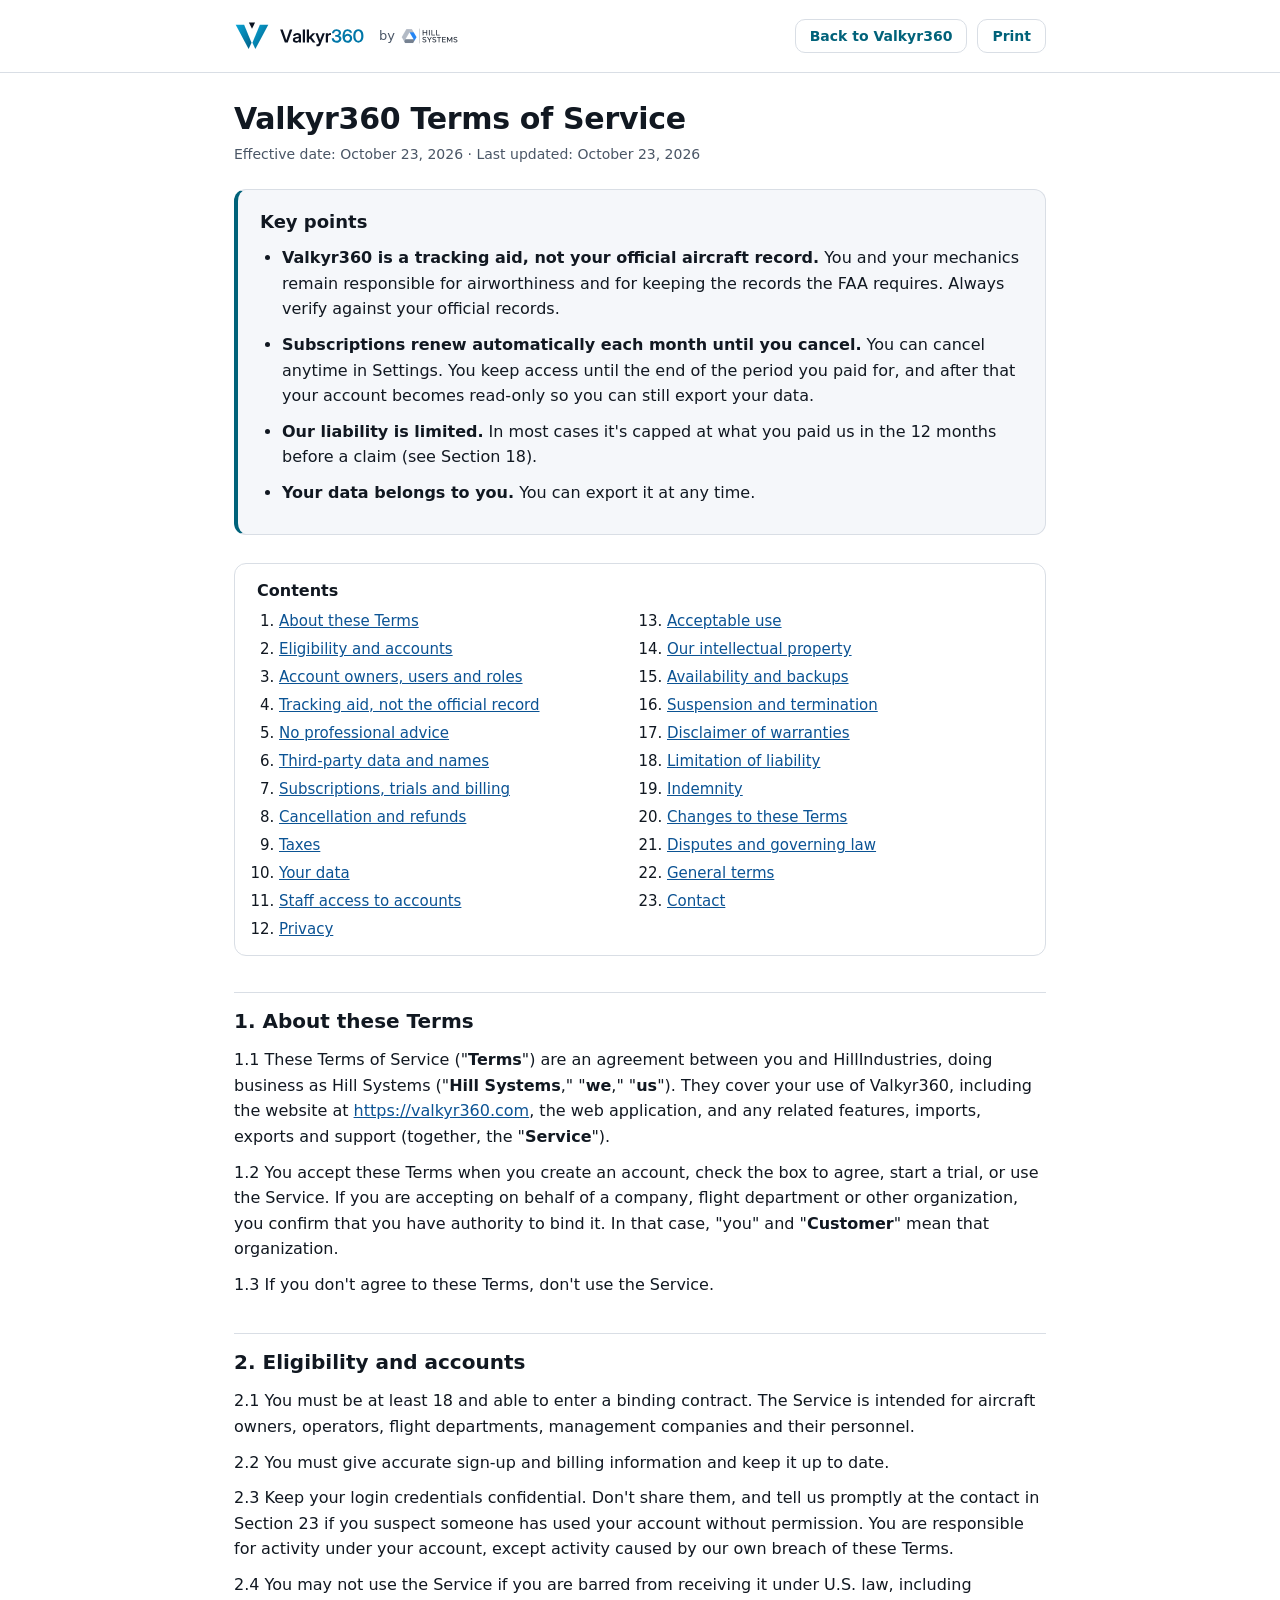
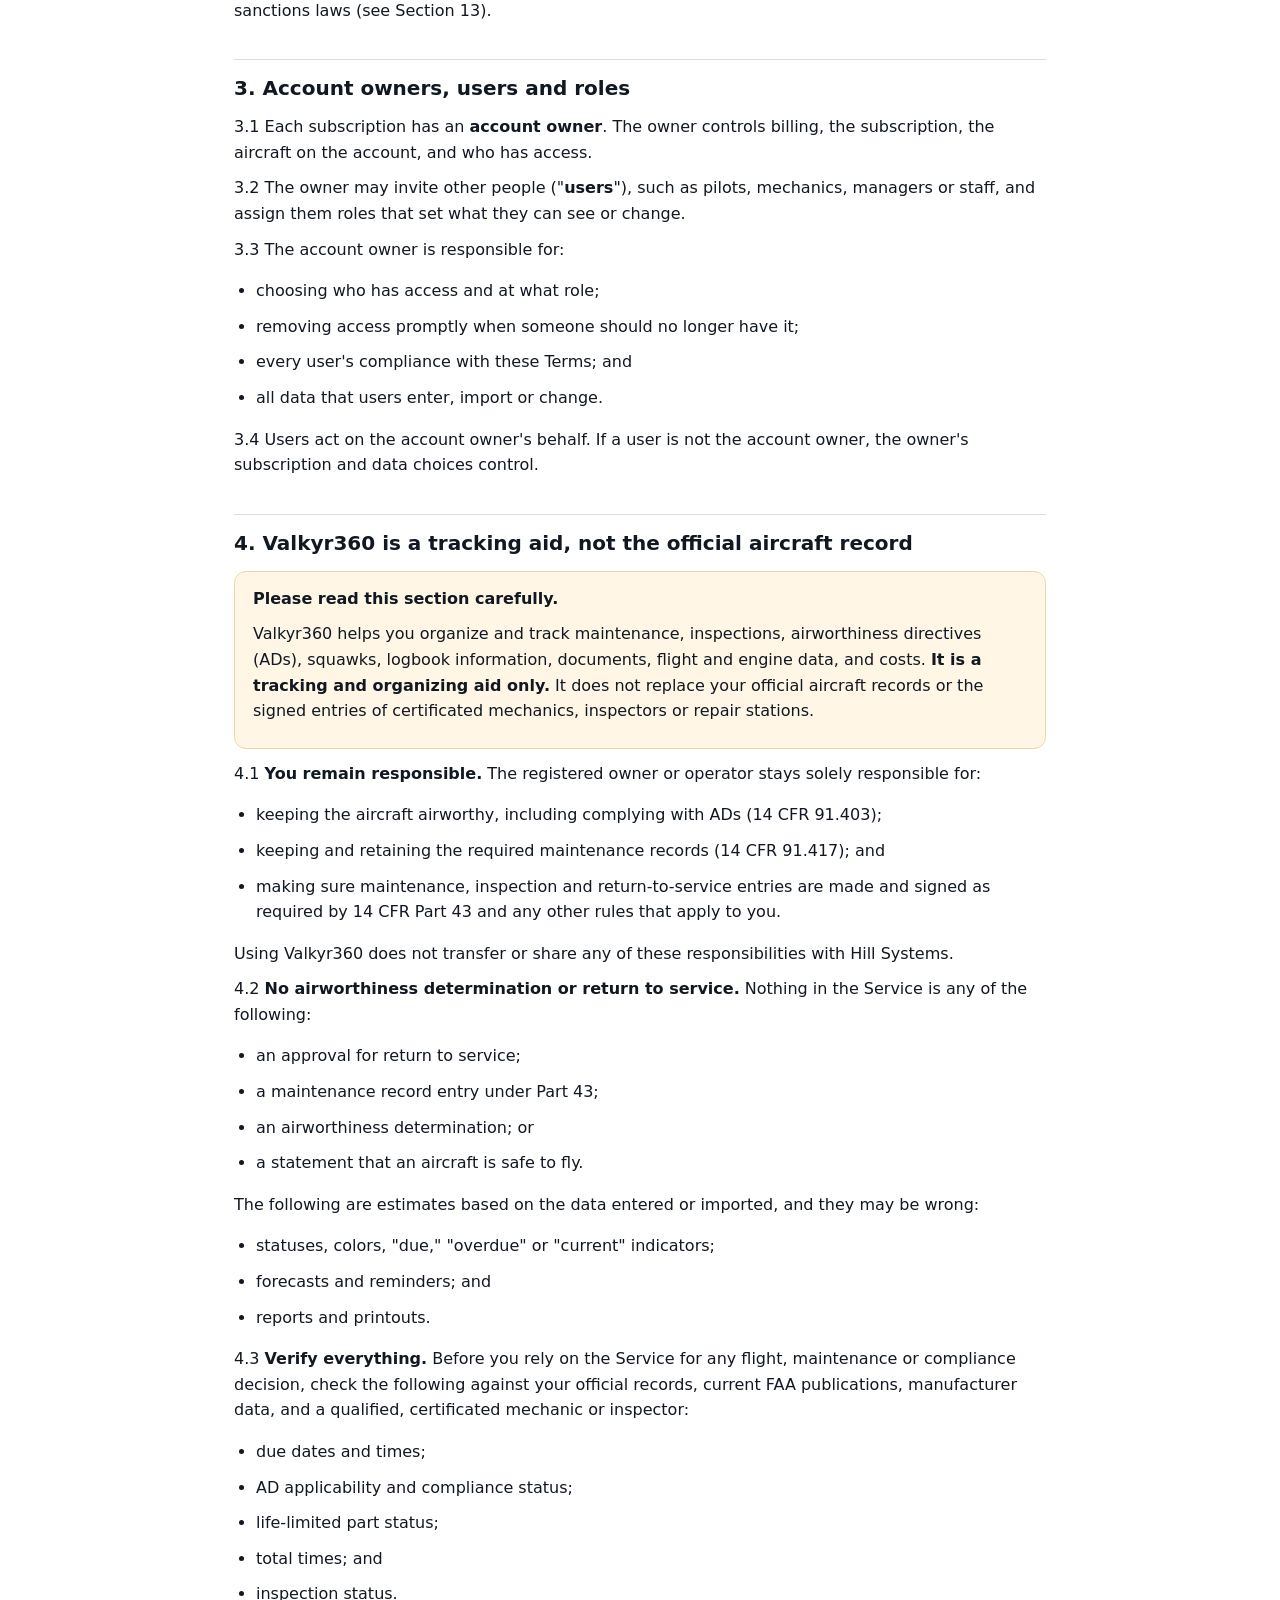
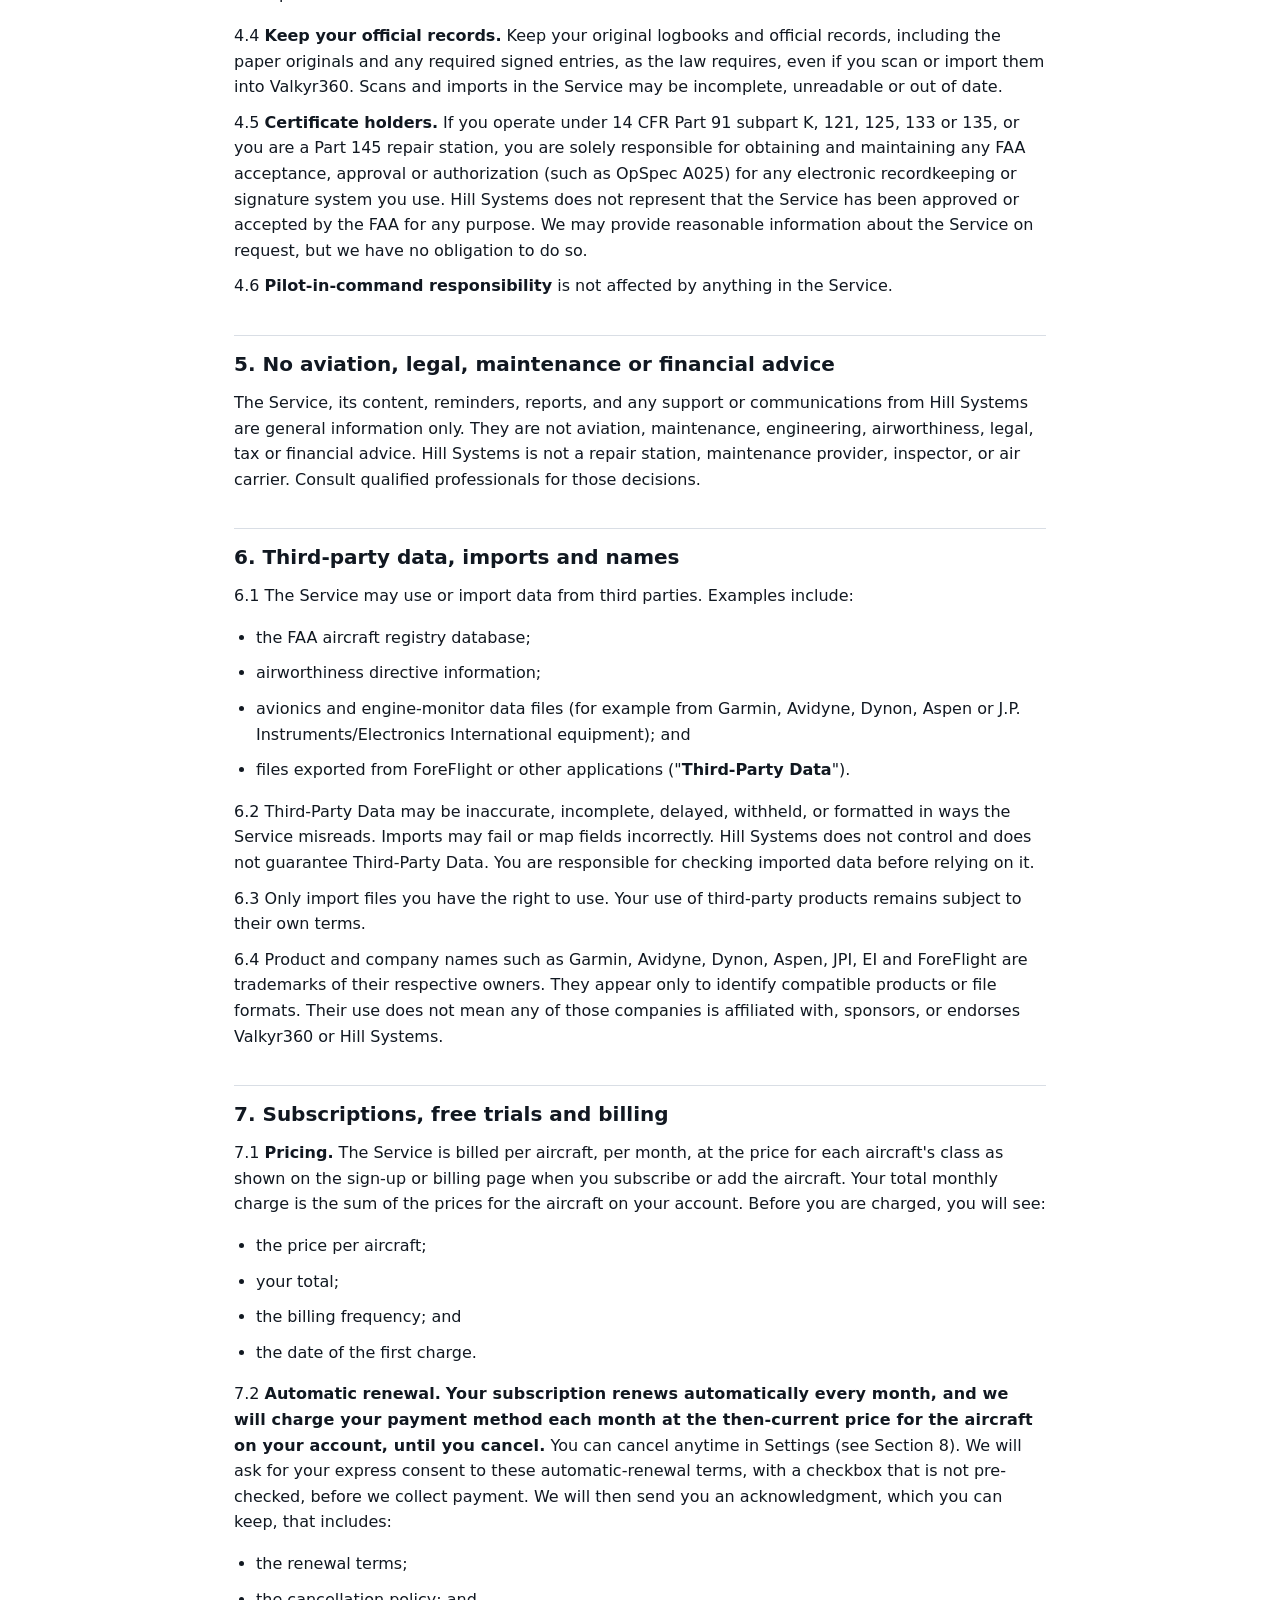
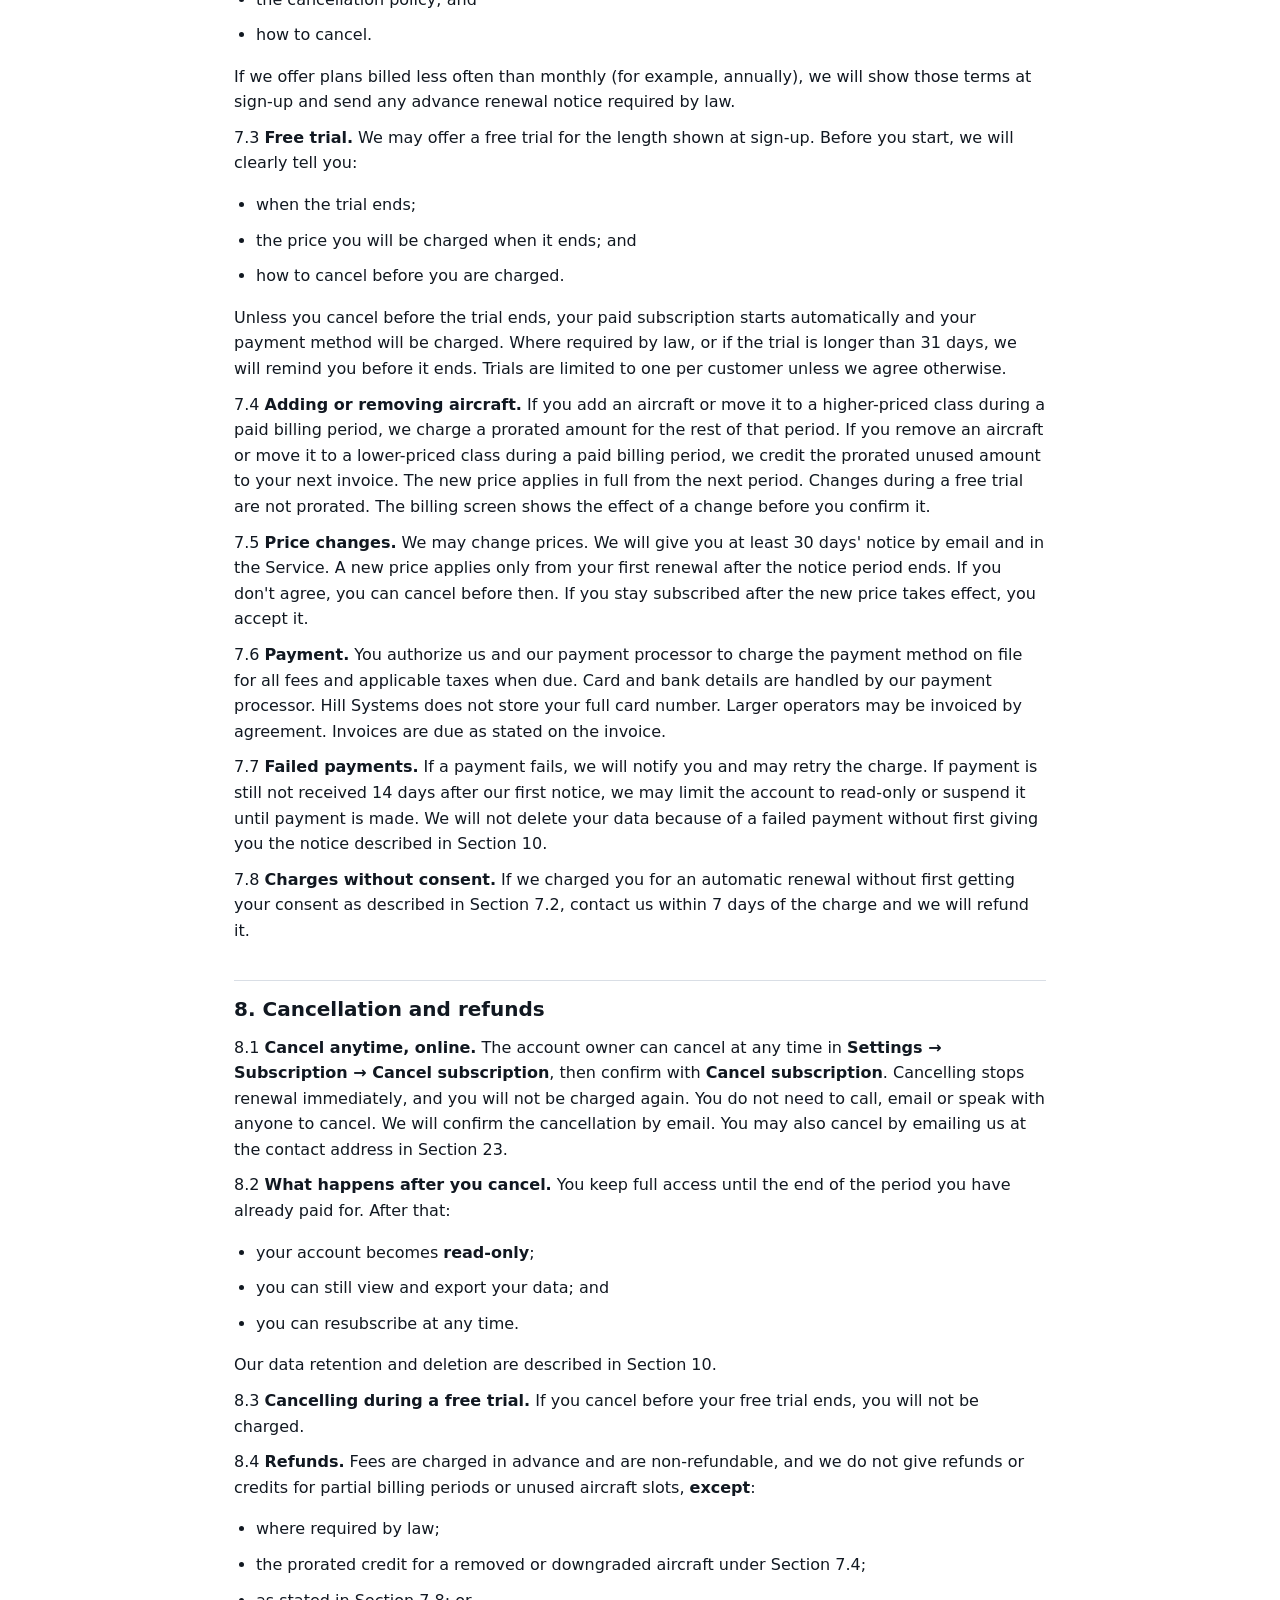
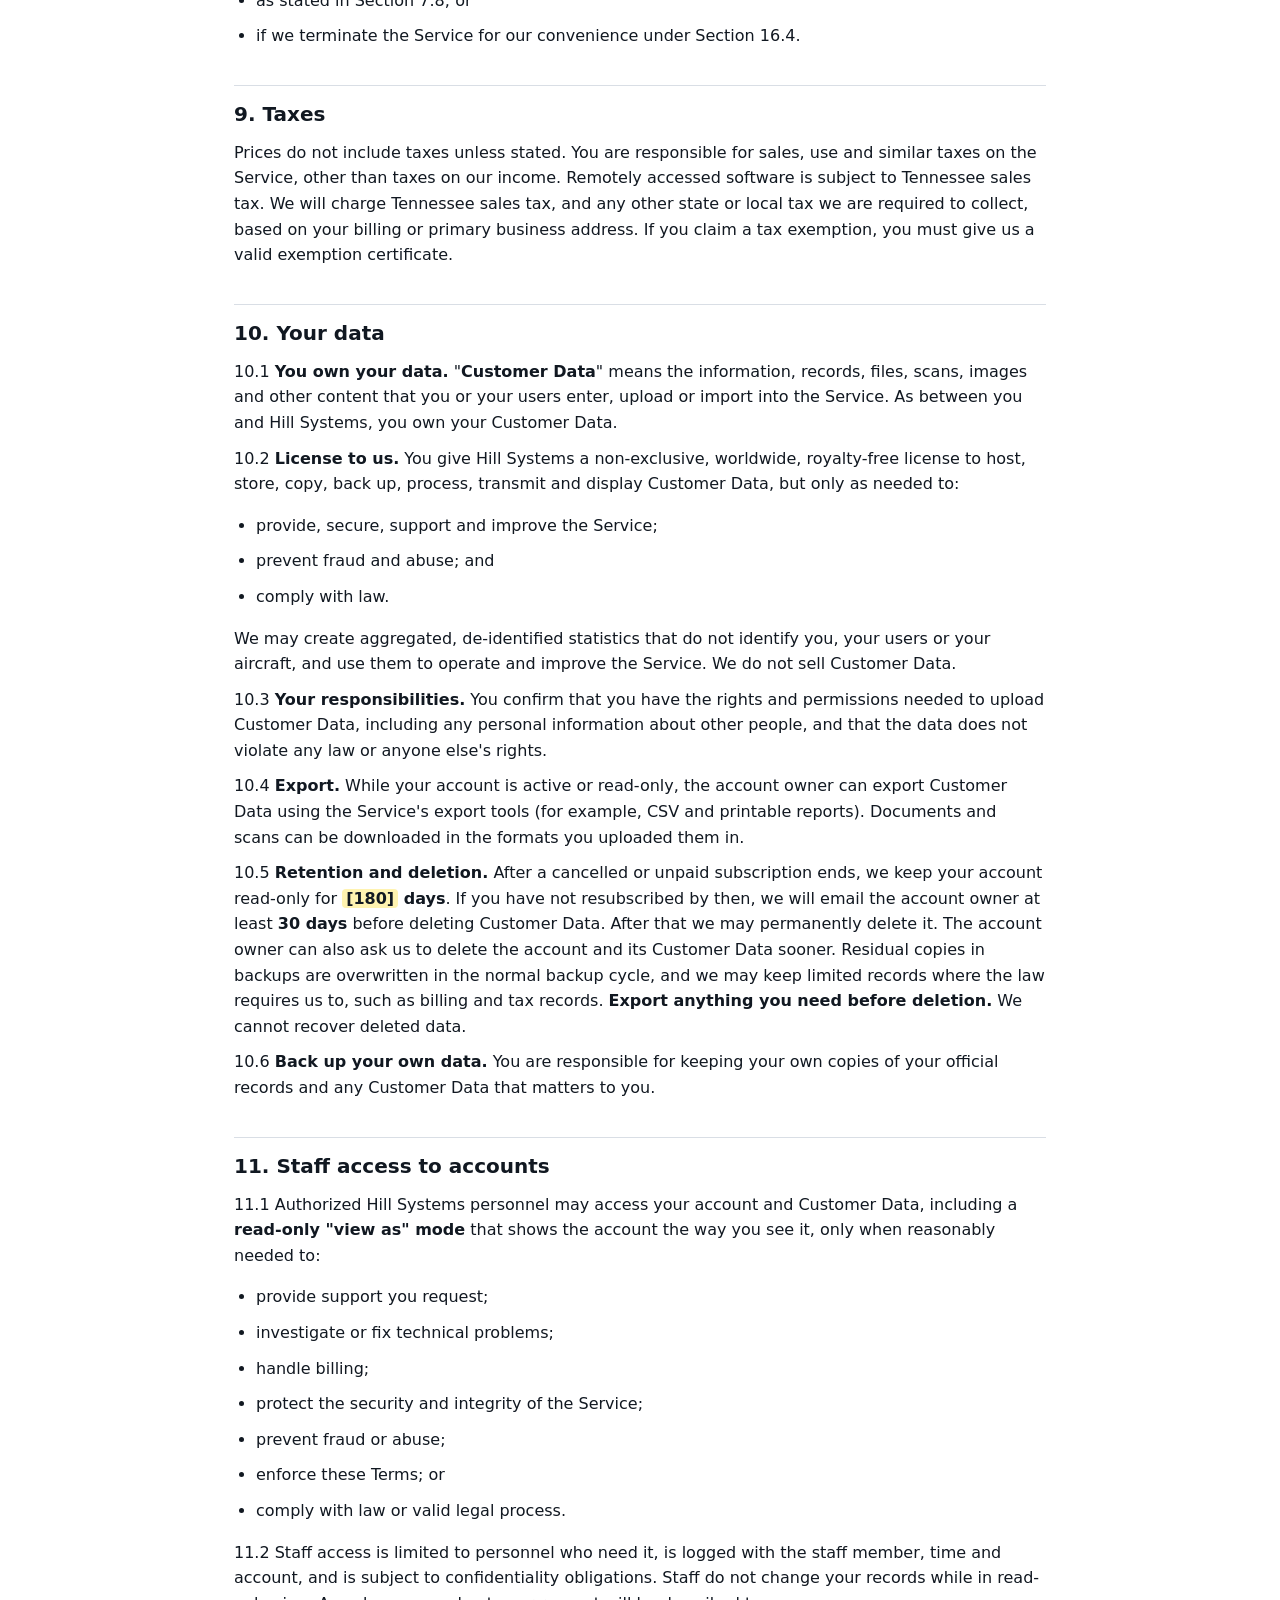
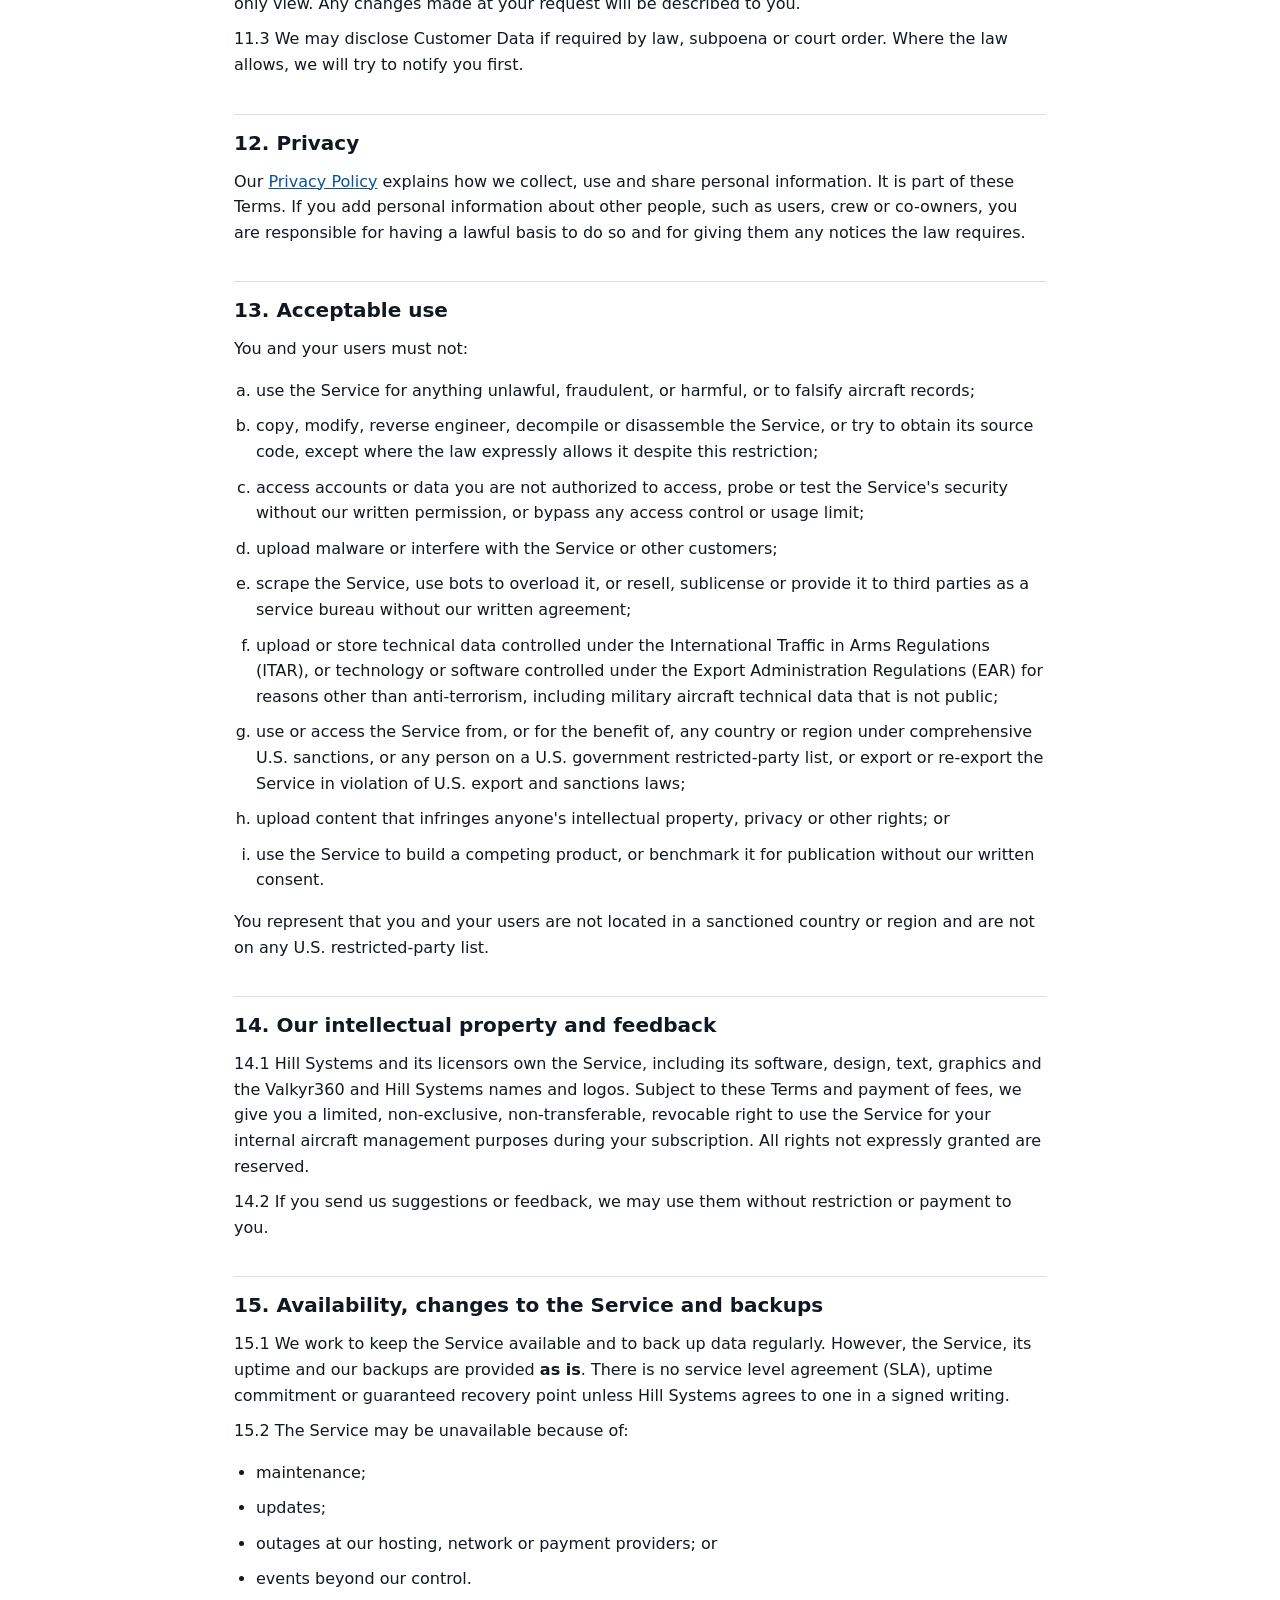
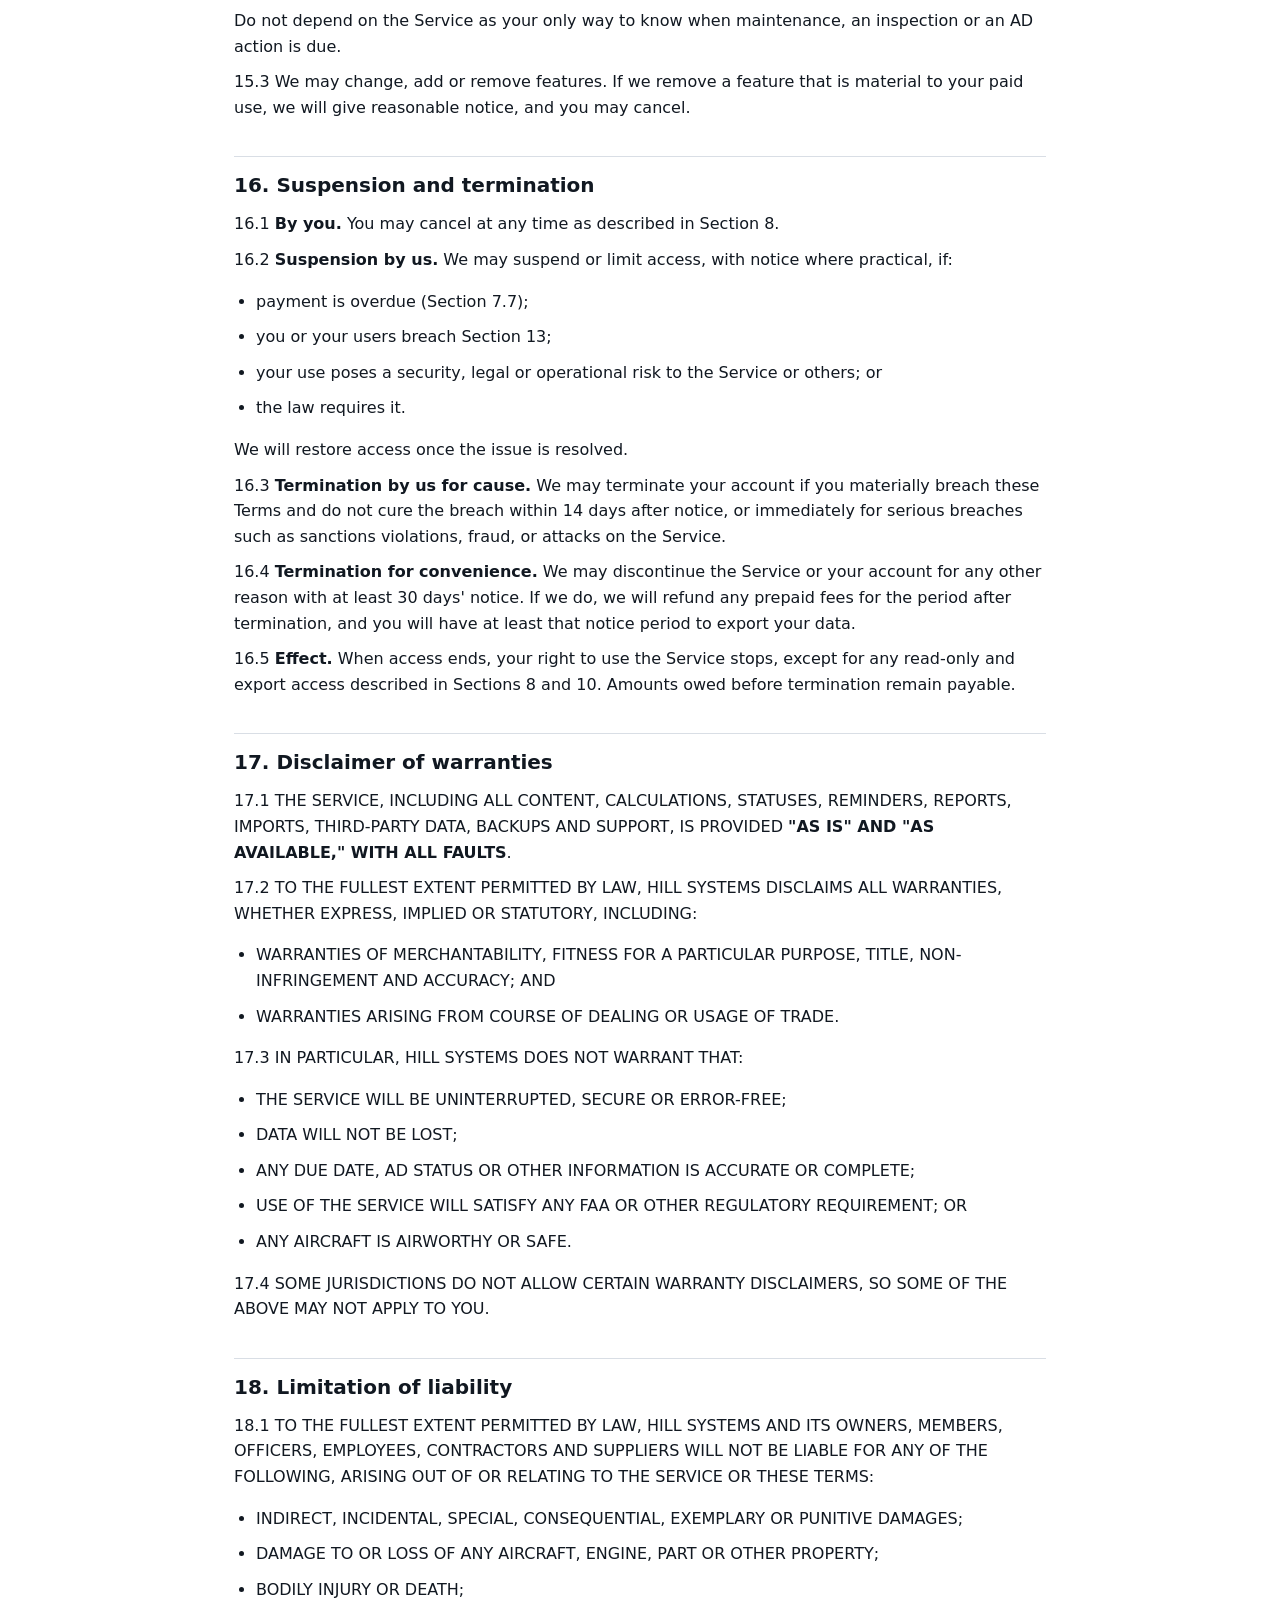
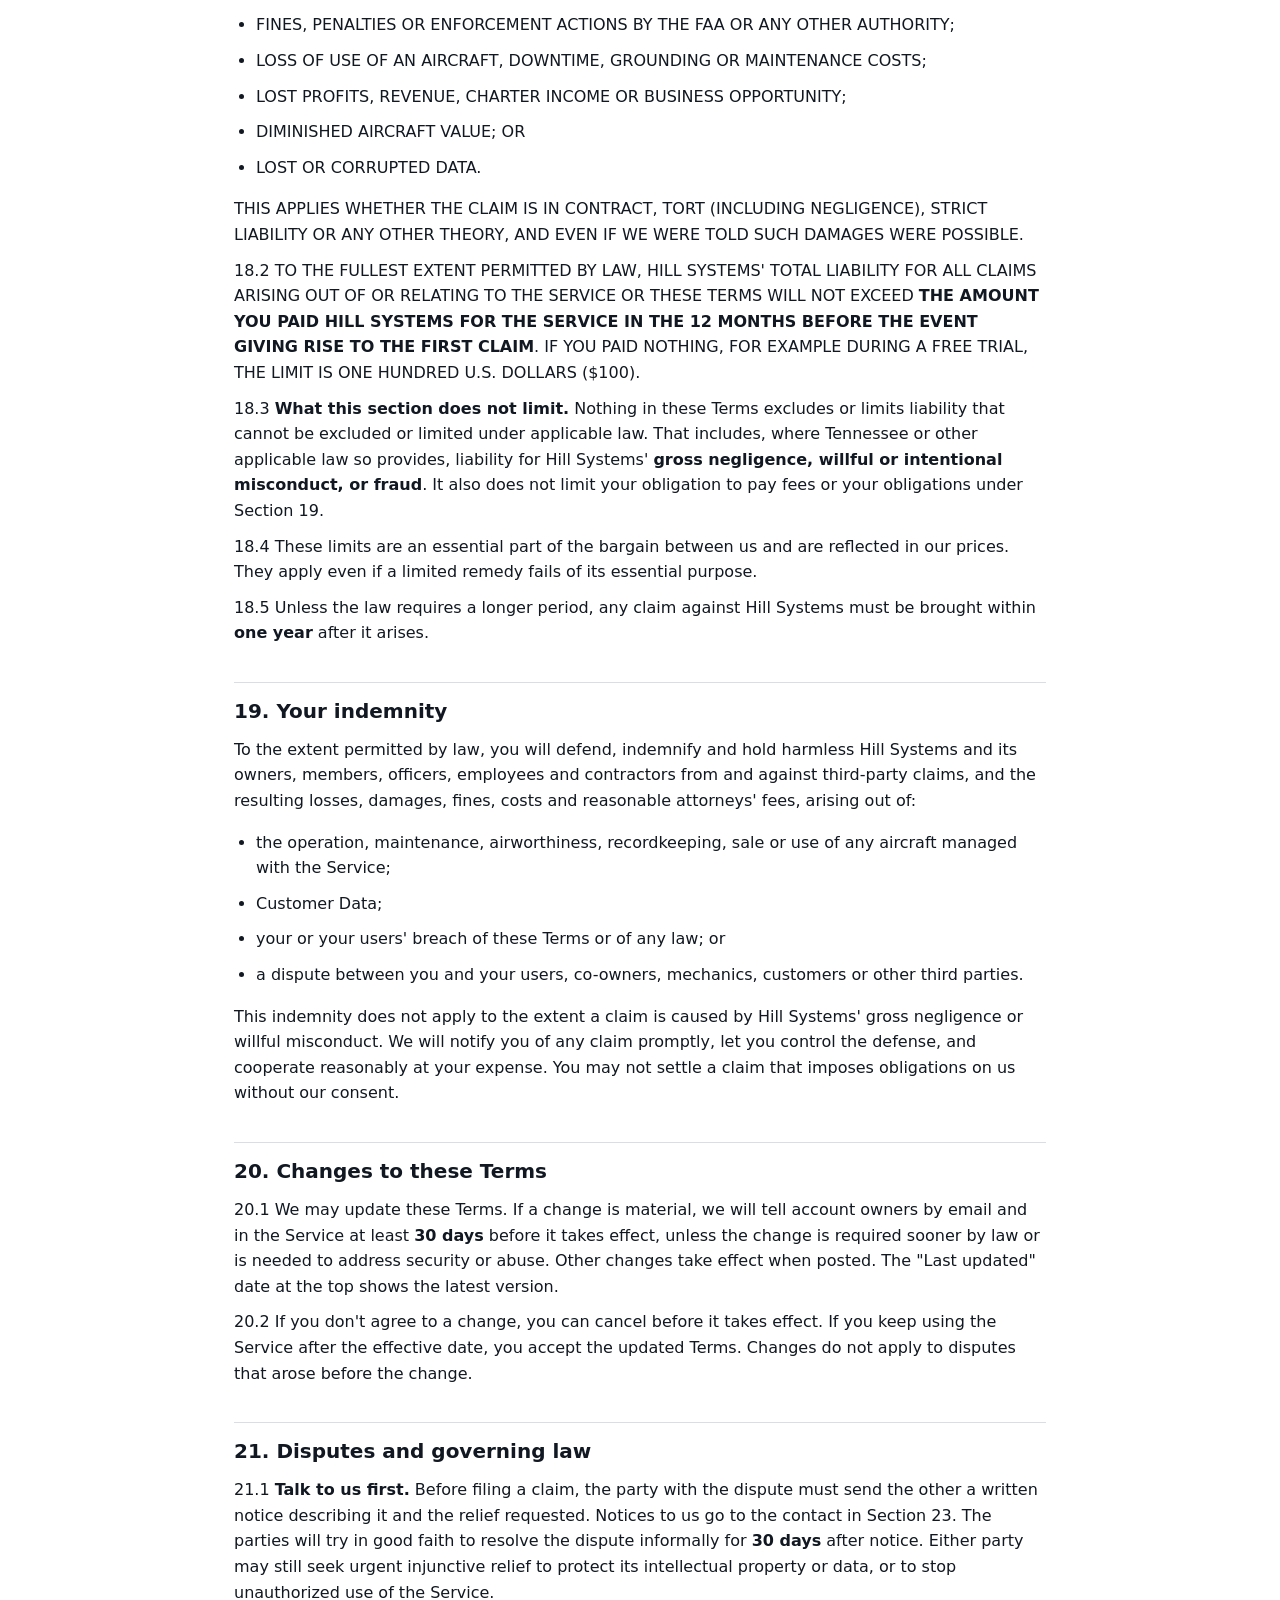
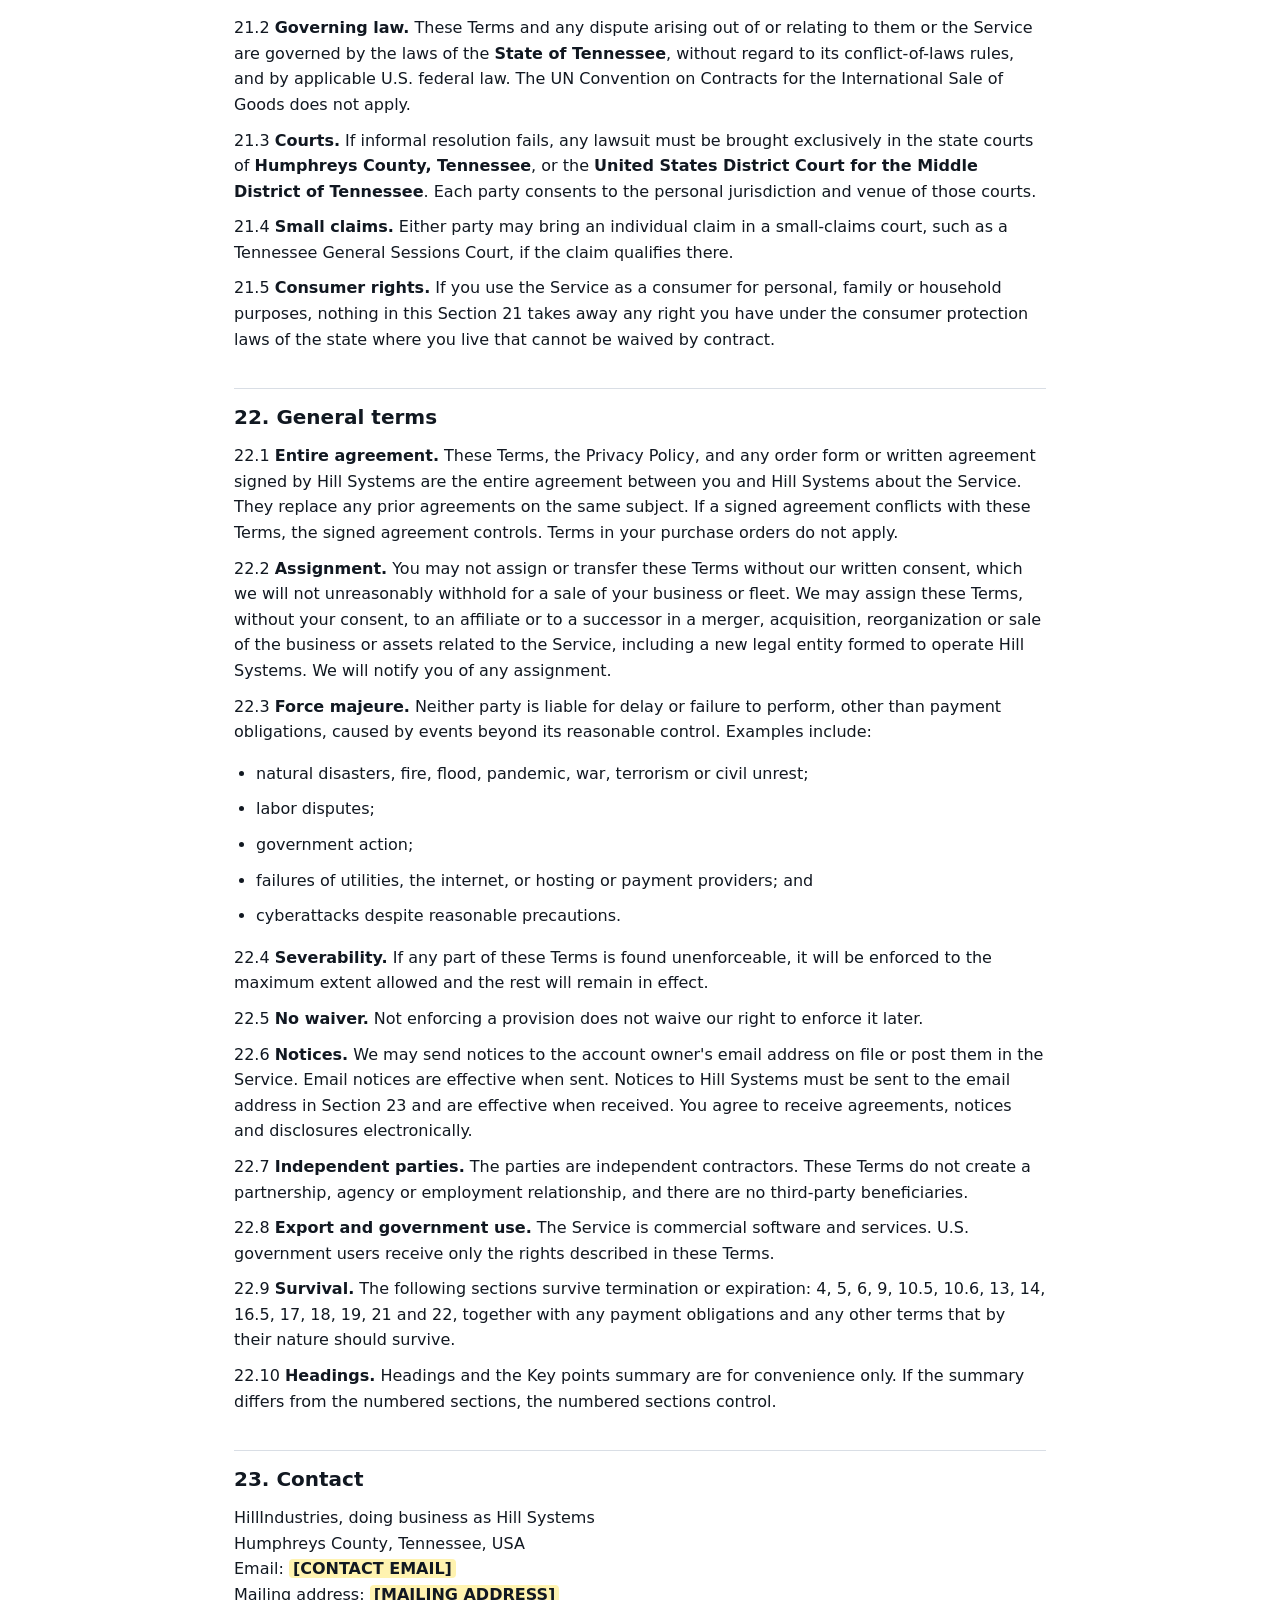
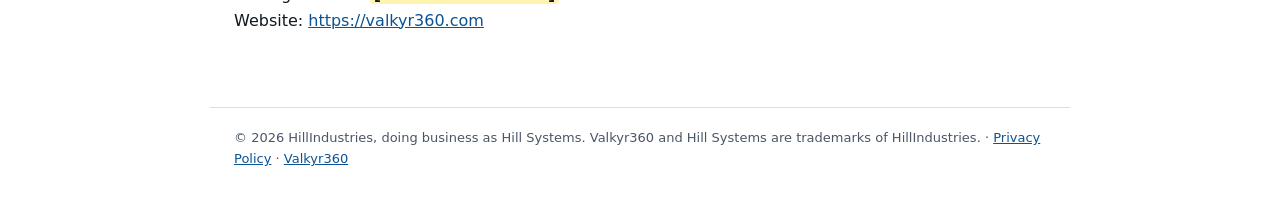
<file: terms.html>
<!doctype html>
<html lang="en">
<head>
<meta charset="utf-8">
<meta name="viewport" content="width=device-width, initial-scale=1, viewport-fit=cover">
<meta name="theme-color" content="#07090d">
<title>Terms of Service · Valkyr360 by Hill Systems</title>
<meta name="description" content="Terms of Service for Valkyr360 by Hill Systems.">
<meta property="og:type" content="website">
<meta property="og:site_name" content="Valkyr360 by Hill Systems">
<meta property="og:title" content="Terms of Service · Valkyr360 by Hill Systems">
<meta property="og:description" content="Terms of Service for Valkyr360 by Hill Systems.">
<meta property="og:url" content="https://valkyr360.com/terms.html">
<meta property="og:image" content="https://valkyr360.com/brand/og-image.png">
<meta property="og:image:secure_url" content="https://valkyr360.com/brand/og-image.png">
<meta property="og:image:type" content="image/png">
<meta property="og:image:width" content="1200">
<meta property="og:image:height" content="630">
<meta property="og:image:alt" content="Valkyr360 by Hill Systems">
<meta name="twitter:card" content="summary_large_image">
<meta name="twitter:title" content="Terms of Service · Valkyr360 by Hill Systems">
<meta name="twitter:description" content="Terms of Service for Valkyr360 by Hill Systems.">
<meta name="twitter:image" content="https://valkyr360.com/brand/og-image.png">
<meta name="twitter:image:alt" content="Valkyr360 by Hill Systems">
<meta name="application-name" content="Valkyr360">
<meta name="author" content="Hill Systems">
<link rel="canonical" href="https://valkyr360.com/terms.html">
<link rel="icon" href="brand/favicon.ico" sizes="any">
<link rel="icon" type="image/png" sizes="32x32" href="brand/favicon-32.png">
<link rel="apple-touch-icon" sizes="180x180" href="brand/apple-touch-icon.png">
<style>
  :root{
    --text:#111821; --muted:#4a5666; --line:#d9dee5; --panel:#f5f7fa;
    --accent:#00627a; --accent2:#0b5394; --warn:#8a5200; --warn-soft:#fff6e6;
    --sans:"Inter",system-ui,-apple-system,"Segoe UI",Roboto,"Helvetica Neue",Arial,sans-serif;
  }
  *{box-sizing:border-box}
  html{-webkit-text-size-adjust:100%}
  body{margin:0;background:#fff;color:var(--text);font:16px/1.6 var(--sans)}
  .skip-link{position:absolute;left:-9999px}
  .skip-link:focus{left:12px;top:12px;background:#fff;padding:8px 12px;border:2px solid var(--accent);z-index:10}
  header.top{border-bottom:1px solid var(--line);background:#fff}
  .top-inner{max-width:860px;margin:0 auto;padding:18px 24px;display:flex;align-items:center;justify-content:space-between;gap:16px;flex-wrap:wrap}
  .brandrow{display:flex;align-items:center;gap:14px;flex-wrap:wrap}
  .brandrow .v360{height:36px;width:auto;display:block}
  .brandrow .by{display:flex;align-items:center;gap:6px;font-size:13px;color:var(--muted)}
  .brandrow .hs{height:16px;width:auto;display:block}
  .print-date{display:none}
  .top-actions{display:flex;gap:10px;align-items:center}
  .top-actions a,.top-actions button{font:600 14px var(--sans);color:var(--accent);background:none;border:1px solid var(--line);border-radius:10px;padding:8px 14px;cursor:pointer;text-decoration:none}
  .top-actions a:hover,.top-actions button:hover{border-color:var(--accent)}
  main{max-width:860px;margin:0 auto;padding:28px 24px 64px}
  h1{font-size:30px;line-height:1.2;margin:0 0 6px;letter-spacing:-.01em}
  .meta{color:var(--muted);margin:0 0 24px;font-size:14px}
  h2{font-size:20px;margin:36px 0 10px;padding-top:12px;border-top:1px solid var(--line);scroll-margin-top:16px}
  h3{font-size:16px;margin:20px 0 6px}
  p,li{margin:0 0 10px}
  ol,ul{padding-left:22px}
  a{color:var(--accent2)}
  .caps{text-transform:none;font-weight:600;letter-spacing:.01em}
  .keybox{background:var(--panel);border:1px solid var(--line);border-left:4px solid var(--accent);border-radius:12px;padding:18px 22px;margin:0 0 28px}
  .keybox h2{border:0;margin:0 0 8px;padding:0;font-size:18px}
  .keybox ul{margin:0}
  .callout{background:var(--warn-soft);border:1px solid #f0d5a8;border-radius:12px;padding:14px 18px;margin:12px 0}
  .placeholder{background:#fff3b0;padding:0 4px;border-radius:4px;font-weight:600}
  nav.toc{border:1px solid var(--line);border-radius:12px;padding:14px 22px;margin:0 0 8px}
  nav.toc ol{columns:2;column-gap:32px;margin:6px 0 0;font-size:15px}
  nav.toc li{break-inside:avoid;margin:0 0 4px}
  footer{max-width:860px;margin:0 auto;padding:20px 24px 40px;color:var(--muted);font-size:13px;border-top:1px solid var(--line)}
  @media (max-width:640px){ nav.toc ol{columns:1} h1{font-size:25px} }
  @media print{
    @page{margin:14mm 16mm 16mm;@bottom-right{content:"Page " counter(page) " of " counter(pages);font:9px/1 system-ui,sans-serif;color:#555}}
    /* header repeats on every printed page (position:fixed); space reserved on each page (box-decoration-break:clone) */
    header.top{position:fixed;top:0;left:0;right:0;height:13mm;background:#fff;z-index:5}
    header.top .top-inner{height:100%;padding:0 0 2mm;align-items:center;border-bottom:1.5px solid #000;flex-wrap:nowrap}
    header.top img{print-color-adjust:exact;-webkit-print-color-adjust:exact}
    .brandrow{flex:1;flex-wrap:nowrap}
    .brandrow .v360{height:24px}
    .brandrow .by{font-size:10px;color:#333;order:3}
    .print-date{display:block;flex:1;font-size:10px;color:#333;order:2}
    main{padding-top:17mm!important;-webkit-box-decoration-break:clone;box-decoration-break:clone}
    body{font-size:11pt;line-height:1.45}
    .no-print,.skip-link{display:none!important}
    header.top{border:0}
    .top-inner,main,footer{max-width:none;padding-left:0;padding-right:0}
    h2{break-after:avoid;page-break-after:avoid}
    .keybox,.callout,nav.toc{break-inside:avoid}
    a{color:#000;text-decoration:none}
    .placeholder{background:none;border:1px dashed #000}
  }
</style>
</head>
<body>
<a class="skip-link" href="#terms">Skip to content</a>
<header class="top">
  <div class="top-inner">
    <div class="brandrow"><a class="brand" href="index.html" aria-label="Valkyr360 home"><img class="v360" src="brand/valkyr360-logo-print.svg" alt="Valkyr360" width="146" height="40"></a><span class="by">by <img class="hs" src="brand/hill-systems-logo-print.png" alt="Hill Systems" width="57" height="16"></span><span class="print-date" id="printDate"></span></div>
    <div class="top-actions no-print">
      <a href="index.html">Back to Valkyr360</a>
      <button type="button" onclick="window.print()">Print</button>
    </div>
  </div>
</header>

<main id="terms" tabindex="-1">
  <h1>Valkyr360 Terms of Service</h1>
  <p class="meta">Effective date: October 23, 2026 · Last updated: October 23, 2026</p>

  <section class="keybox" aria-labelledby="key-points">
    <h2 id="key-points">Key points</h2>
    <ul>
      <li><strong>Valkyr360 is a tracking aid, not your official aircraft record.</strong> You and your mechanics remain responsible for airworthiness and for keeping the records the FAA requires. Always verify against your official records.</li>
      <li><strong>Subscriptions renew automatically each month until you cancel.</strong> You can cancel anytime in Settings. You keep access until the end of the period you paid for, and after that your account becomes read-only so you can still export your data.</li>
      <li><strong>Our liability is limited.</strong> In most cases it's capped at what you paid us in the 12 months before a claim (see Section 18).</li>
      <li><strong>Your data belongs to you.</strong> You can export it at any time.</li>
    </ul>
  </section>

  <nav class="toc no-print" aria-label="Contents">
    <strong>Contents</strong>
    <ol>
      <li><a href="#s1">About these Terms</a></li>
      <li><a href="#s2">Eligibility and accounts</a></li>
      <li><a href="#s3">Account owners, users and roles</a></li>
      <li><a href="#s4">Tracking aid, not the official record</a></li>
      <li><a href="#s5">No professional advice</a></li>
      <li><a href="#s6">Third-party data and names</a></li>
      <li><a href="#s7">Subscriptions, trials and billing</a></li>
      <li><a href="#s8">Cancellation and refunds</a></li>
      <li><a href="#s9">Taxes</a></li>
      <li><a href="#s10">Your data</a></li>
      <li><a href="#s11">Staff access to accounts</a></li>
      <li><a href="#s12">Privacy</a></li>
      <li><a href="#s13">Acceptable use</a></li>
      <li><a href="#s14">Our intellectual property</a></li>
      <li><a href="#s15">Availability and backups</a></li>
      <li><a href="#s16">Suspension and termination</a></li>
      <li><a href="#s17">Disclaimer of warranties</a></li>
      <li><a href="#s18">Limitation of liability</a></li>
      <li><a href="#s19">Indemnity</a></li>
      <li><a href="#s20">Changes to these Terms</a></li>
      <li><a href="#s21">Disputes and governing law</a></li>
      <li><a href="#s22">General terms</a></li>
      <li><a href="#s23">Contact</a></li>
    </ol>
  </nav>

  <h2 id="s1">1. About these Terms</h2>
  <p>1.1 These Terms of Service ("<strong>Terms</strong>") are an agreement between you and HillIndustries, doing business as Hill Systems ("<strong>Hill Systems</strong>," "<strong>we</strong>," "<strong>us</strong>"). They cover your use of Valkyr360, including the website at <a href="https://valkyr360.com">https://valkyr360.com</a>, the web application, and any related features, imports, exports and support (together, the "<strong>Service</strong>").</p>
  <p>1.2 You accept these Terms when you create an account, check the box to agree, start a trial, or use the Service. If you are accepting on behalf of a company, flight department or other organization, you confirm that you have authority to bind it. In that case, "you" and "<strong>Customer</strong>" mean that organization.</p>
  <p>1.3 If you don't agree to these Terms, don't use the Service.</p>

  <h2 id="s2">2. Eligibility and accounts</h2>
  <p>2.1 You must be at least 18 and able to enter a binding contract. The Service is intended for aircraft owners, operators, flight departments, management companies and their personnel.</p>
  <p>2.2 You must give accurate sign-up and billing information and keep it up to date.</p>
  <p>2.3 Keep your login credentials confidential. Don't share them, and tell us promptly at the contact in Section 23 if you suspect someone has used your account without permission. You are responsible for activity under your account, except activity caused by our own breach of these Terms.</p>
  <p>2.4 You may not use the Service if you are barred from receiving it under U.S. law, including sanctions laws (see Section 13).</p>

  <h2 id="s3">3. Account owners, users and roles</h2>
  <p>3.1 Each subscription has an <strong>account owner</strong>. The owner controls billing, the subscription, the aircraft on the account, and who has access.</p>
  <p>3.2 The owner may invite other people ("<strong>users</strong>"), such as pilots, mechanics, managers or staff, and assign them roles that set what they can see or change.</p>
  <p>3.3 The account owner is responsible for:</p>
  <ul>
    <li>choosing who has access and at what role;</li>
    <li>removing access promptly when someone should no longer have it;</li>
    <li>every user's compliance with these Terms; and</li>
    <li>all data that users enter, import or change.</li>
  </ul>
  <p>3.4 Users act on the account owner's behalf. If a user is not the account owner, the owner's subscription and data choices control.</p>

  <h2 id="s4">4. Valkyr360 is a tracking aid, not the official aircraft record</h2>
  <div class="callout">
    <p><strong>Please read this section carefully.</strong></p>
    <p>Valkyr360 helps you organize and track maintenance, inspections, airworthiness directives (ADs), squawks, logbook information, documents, flight and engine data, and costs. <strong>It is a tracking and organizing aid only.</strong> It does not replace your official aircraft records or the signed entries of certificated mechanics, inspectors or repair stations.</p>
  </div>
  <p>4.1 <strong>You remain responsible.</strong> The registered owner or operator stays solely responsible for:</p>
  <ul>
    <li>keeping the aircraft airworthy, including complying with ADs (14 CFR 91.403);</li>
    <li>keeping and retaining the required maintenance records (14 CFR 91.417); and</li>
    <li>making sure maintenance, inspection and return-to-service entries are made and signed as required by 14 CFR Part 43 and any other rules that apply to you.</li>
  </ul>
  <p>Using Valkyr360 does not transfer or share any of these responsibilities with Hill Systems.</p>
  <p>4.2 <strong>No airworthiness determination or return to service.</strong> Nothing in the Service is any of the following:</p>
  <ul>
    <li>an approval for return to service;</li>
    <li>a maintenance record entry under Part 43;</li>
    <li>an airworthiness determination; or</li>
    <li>a statement that an aircraft is safe to fly.</li>
  </ul>
  <p>The following are estimates based on the data entered or imported, and they may be wrong:</p>
  <ul>
    <li>statuses, colors, "due," "overdue" or "current" indicators;</li>
    <li>forecasts and reminders; and</li>
    <li>reports and printouts.</li>
  </ul>
  <p>4.3 <strong>Verify everything.</strong> Before you rely on the Service for any flight, maintenance or compliance decision, check the following against your official records, current FAA publications, manufacturer data, and a qualified, certificated mechanic or inspector:</p>
  <ul>
    <li>due dates and times;</li>
    <li>AD applicability and compliance status;</li>
    <li>life-limited part status;</li>
    <li>total times; and</li>
    <li>inspection status.</li>
  </ul>
  <p>4.4 <strong>Keep your official records.</strong> Keep your original logbooks and official records, including the paper originals and any required signed entries, as the law requires, even if you scan or import them into Valkyr360. Scans and imports in the Service may be incomplete, unreadable or out of date.</p>
  <p>4.5 <strong>Certificate holders.</strong> If you operate under 14 CFR Part 91 subpart K, 121, 125, 133 or 135, or you are a Part 145 repair station, you are solely responsible for obtaining and maintaining any FAA acceptance, approval or authorization (such as OpSpec A025) for any electronic recordkeeping or signature system you use. Hill Systems does not represent that the Service has been approved or accepted by the FAA for any purpose. We may provide reasonable information about the Service on request, but we have no obligation to do so.</p>
  <p>4.6 <strong>Pilot-in-command responsibility</strong> is not affected by anything in the Service.</p>

  <h2 id="s5">5. No aviation, legal, maintenance or financial advice</h2>
  <p>The Service, its content, reminders, reports, and any support or communications from Hill Systems are general information only. They are not aviation, maintenance, engineering, airworthiness, legal, tax or financial advice. Hill Systems is not a repair station, maintenance provider, inspector, or air carrier. Consult qualified professionals for those decisions.</p>

  <h2 id="s6">6. Third-party data, imports and names</h2>
  <p>6.1 The Service may use or import data from third parties. Examples include:</p>
  <ul>
    <li>the FAA aircraft registry database;</li>
    <li>airworthiness directive information;</li>
    <li>avionics and engine-monitor data files (for example from Garmin, Avidyne, Dynon, Aspen or J.P. Instruments/Electronics International equipment); and</li>
    <li>files exported from ForeFlight or other applications ("<strong>Third-Party Data</strong>").</li>
  </ul>
  <p>6.2 Third-Party Data may be inaccurate, incomplete, delayed, withheld, or formatted in ways the Service misreads. Imports may fail or map fields incorrectly. Hill Systems does not control and does not guarantee Third-Party Data. You are responsible for checking imported data before relying on it.</p>
  <p>6.3 Only import files you have the right to use. Your use of third-party products remains subject to their own terms.</p>
  <p>6.4 Product and company names such as Garmin, Avidyne, Dynon, Aspen, JPI, EI and ForeFlight are trademarks of their respective owners. They appear only to identify compatible products or file formats. Their use does not mean any of those companies is affiliated with, sponsors, or endorses Valkyr360 or Hill Systems.</p>

  <h2 id="s7">7. Subscriptions, free trials and billing</h2>
  <p>7.1 <strong>Pricing.</strong> The Service is billed per aircraft, per month, at the price for each aircraft's class as shown on the sign-up or billing page when you subscribe or add the aircraft. Your total monthly charge is the sum of the prices for the aircraft on your account. Before you are charged, you will see:</p>
  <ul>
    <li>the price per aircraft;</li>
    <li>your total;</li>
    <li>the billing frequency; and</li>
    <li>the date of the first charge.</li>
  </ul>
  <p>7.2 <strong>Automatic renewal.</strong> <span class="caps">Your subscription renews automatically every month, and we will charge your payment method each month at the then-current price for the aircraft on your account, until you cancel.</span> You can cancel anytime in Settings (see Section 8). We will ask for your express consent to these automatic-renewal terms, with a checkbox that is not pre-checked, before we collect payment. We will then send you an acknowledgment, which you can keep, that includes:</p>
  <ul>
    <li>the renewal terms;</li>
    <li>the cancellation policy; and</li>
    <li>how to cancel.</li>
  </ul>
  <p>If we offer plans billed less often than monthly (for example, annually), we will show those terms at sign-up and send any advance renewal notice required by law.</p>
  <p>7.3 <strong>Free trial.</strong> We may offer a free trial for the length shown at sign-up. Before you start, we will clearly tell you:</p>
  <ul>
    <li>when the trial ends;</li>
    <li>the price you will be charged when it ends; and</li>
    <li>how to cancel before you are charged.</li>
  </ul>
  <p>Unless you cancel before the trial ends, your paid subscription starts automatically and your payment method will be charged. Where required by law, or if the trial is longer than 31 days, we will remind you before it ends. Trials are limited to one per customer unless we agree otherwise.</p>
  <p>7.4 <strong>Adding or removing aircraft.</strong> If you add an aircraft or move it to a higher-priced class during a paid billing period, we charge a prorated amount for the rest of that period. If you remove an aircraft or move it to a lower-priced class during a paid billing period, we credit the prorated unused amount to your next invoice. The new price applies in full from the next period. Changes during a free trial are not prorated. The billing screen shows the effect of a change before you confirm it.</p>
  <p>7.5 <strong>Price changes.</strong> We may change prices. We will give you at least 30 days' notice by email and in the Service. A new price applies only from your first renewal after the notice period ends. If you don't agree, you can cancel before then. If you stay subscribed after the new price takes effect, you accept it.</p>
  <p>7.6 <strong>Payment.</strong> You authorize us and our payment processor to charge the payment method on file for all fees and applicable taxes when due. Card and bank details are handled by our payment processor. Hill Systems does not store your full card number. Larger operators may be invoiced by agreement. Invoices are due as stated on the invoice.</p>
  <p>7.7 <strong>Failed payments.</strong> If a payment fails, we will notify you and may retry the charge. If payment is still not received 14 days after our first notice, we may limit the account to read-only or suspend it until payment is made. We will not delete your data because of a failed payment without first giving you the notice described in Section 10.</p>
  <p>7.8 <strong>Charges without consent.</strong> If we charged you for an automatic renewal without first getting your consent as described in Section 7.2, contact us within 7 days of the charge and we will refund it.</p>

  <h2 id="s8">8. Cancellation and refunds</h2>
  <p>8.1 <strong>Cancel anytime, online.</strong> The account owner can cancel at any time in <strong>Settings → Subscription → Cancel subscription</strong>, then confirm with <strong>Cancel subscription</strong>. Cancelling stops renewal immediately, and you will not be charged again. You do not need to call, email or speak with anyone to cancel. We will confirm the cancellation by email. You may also cancel by emailing us at the contact address in Section 23.</p>
  <p>8.2 <strong>What happens after you cancel.</strong> You keep full access until the end of the period you have already paid for. After that:</p>
  <ul>
    <li>your account becomes <strong>read-only</strong>;</li>
    <li>you can still view and export your data; and</li>
    <li>you can resubscribe at any time.</li>
  </ul>
  <p>Our data retention and deletion are described in Section 10.</p>
  <p>8.3 <strong>Cancelling during a free trial.</strong> If you cancel before your free trial ends, you will not be charged.</p>
  <p>8.4 <strong>Refunds.</strong> Fees are charged in advance and are non-refundable, and we do not give refunds or credits for partial billing periods or unused aircraft slots, <strong>except</strong>:</p>
  <ul>
    <li>where required by law;</li>
    <li>the prorated credit for a removed or downgraded aircraft under Section 7.4;</li>
    <li>as stated in Section 7.8; or</li>
    <li>if we terminate the Service for our convenience under Section 16.4.</li>
  </ul>

  <h2 id="s9">9. Taxes</h2>
  <p>Prices do not include taxes unless stated. You are responsible for sales, use and similar taxes on the Service, other than taxes on our income. Remotely accessed software is subject to Tennessee sales tax. We will charge Tennessee sales tax, and any other state or local tax we are required to collect, based on your billing or primary business address. If you claim a tax exemption, you must give us a valid exemption certificate.</p>

  <h2 id="s10">10. Your data</h2>
  <p>10.1 <strong>You own your data.</strong> "<strong>Customer Data</strong>" means the information, records, files, scans, images and other content that you or your users enter, upload or import into the Service. As between you and Hill Systems, you own your Customer Data.</p>
  <p>10.2 <strong>License to us.</strong> You give Hill Systems a non-exclusive, worldwide, royalty-free license to host, store, copy, back up, process, transmit and display Customer Data, but only as needed to:</p>
  <ul>
    <li>provide, secure, support and improve the Service;</li>
    <li>prevent fraud and abuse; and</li>
    <li>comply with law.</li>
  </ul>
  <p>We may create aggregated, de-identified statistics that do not identify you, your users or your aircraft, and use them to operate and improve the Service. We do not sell Customer Data.</p>
  <p>10.3 <strong>Your responsibilities.</strong> You confirm that you have the rights and permissions needed to upload Customer Data, including any personal information about other people, and that the data does not violate any law or anyone else's rights.</p>
  <p>10.4 <strong>Export.</strong> While your account is active or read-only, the account owner can export Customer Data using the Service's export tools (for example, CSV and printable reports). Documents and scans can be downloaded in the formats you uploaded them in.</p>
  <p>10.5 <strong>Retention and deletion.</strong> After a cancelled or unpaid subscription ends, we keep your account read-only for <strong><span class="placeholder">[180]</span> days</strong>. If you have not resubscribed by then, we will email the account owner at least <strong>30 days</strong> before deleting Customer Data. After that we may permanently delete it. The account owner can also ask us to delete the account and its Customer Data sooner. Residual copies in backups are overwritten in the normal backup cycle, and we may keep limited records where the law requires us to, such as billing and tax records. <strong>Export anything you need before deletion.</strong> We cannot recover deleted data.</p>
  <p>10.6 <strong>Back up your own data.</strong> You are responsible for keeping your own copies of your official records and any Customer Data that matters to you.</p>

  <h2 id="s11">11. Staff access to accounts</h2>
  <p>11.1 Authorized Hill Systems personnel may access your account and Customer Data, including a <strong>read-only "view as" mode</strong> that shows the account the way you see it, only when reasonably needed to:</p>
  <ul>
    <li>provide support you request;</li>
    <li>investigate or fix technical problems;</li>
    <li>handle billing;</li>
    <li>protect the security and integrity of the Service;</li>
    <li>prevent fraud or abuse;</li>
    <li>enforce these Terms; or</li>
    <li>comply with law or valid legal process.</li>
  </ul>
  <p>11.2 Staff access is limited to personnel who need it, is logged with the staff member, time and account, and is subject to confidentiality obligations. Staff do not change your records while in read-only view. Any changes made at your request will be described to you.</p>
  <p>11.3 We may disclose Customer Data if required by law, subpoena or court order. Where the law allows, we will try to notify you first.</p>

  <h2 id="s12">12. Privacy</h2>
  <p>Our <a href="/privacy">Privacy Policy</a> explains how we collect, use and share personal information. It is part of these Terms. If you add personal information about other people, such as users, crew or co-owners, you are responsible for having a lawful basis to do so and for giving them any notices the law requires.</p>

  <h2 id="s13">13. Acceptable use</h2>
  <p>You and your users must not:</p>
  <ol type="a">
    <li>use the Service for anything unlawful, fraudulent, or harmful, or to falsify aircraft records;</li>
    <li>copy, modify, reverse engineer, decompile or disassemble the Service, or try to obtain its source code, except where the law expressly allows it despite this restriction;</li>
    <li>access accounts or data you are not authorized to access, probe or test the Service's security without our written permission, or bypass any access control or usage limit;</li>
    <li>upload malware or interfere with the Service or other customers;</li>
    <li>scrape the Service, use bots to overload it, or resell, sublicense or provide it to third parties as a service bureau without our written agreement;</li>
    <li>upload or store technical data controlled under the International Traffic in Arms Regulations (ITAR), or technology or software controlled under the Export Administration Regulations (EAR) for reasons other than anti-terrorism, including military aircraft technical data that is not public;</li>
    <li>use or access the Service from, or for the benefit of, any country or region under comprehensive U.S. sanctions, or any person on a U.S. government restricted-party list, or export or re-export the Service in violation of U.S. export and sanctions laws;</li>
    <li>upload content that infringes anyone's intellectual property, privacy or other rights; or</li>
    <li>use the Service to build a competing product, or benchmark it for publication without our written consent.</li>
  </ol>
  <p>You represent that you and your users are not located in a sanctioned country or region and are not on any U.S. restricted-party list.</p>

  <h2 id="s14">14. Our intellectual property and feedback</h2>
  <p>14.1 Hill Systems and its licensors own the Service, including its software, design, text, graphics and the Valkyr360 and Hill Systems names and logos. Subject to these Terms and payment of fees, we give you a limited, non-exclusive, non-transferable, revocable right to use the Service for your internal aircraft management purposes during your subscription. All rights not expressly granted are reserved.</p>
  <p>14.2 If you send us suggestions or feedback, we may use them without restriction or payment to you.</p>

  <h2 id="s15">15. Availability, changes to the Service and backups</h2>
  <p>15.1 We work to keep the Service available and to back up data regularly. However, the Service, its uptime and our backups are provided <strong>as is</strong>. There is no service level agreement (SLA), uptime commitment or guaranteed recovery point unless Hill Systems agrees to one in a signed writing.</p>
  <p>15.2 The Service may be unavailable because of:</p>
  <ul>
    <li>maintenance;</li>
    <li>updates;</li>
    <li>outages at our hosting, network or payment providers; or</li>
    <li>events beyond our control.</li>
  </ul>
  <p>Do not depend on the Service as your only way to know when maintenance, an inspection or an AD action is due.</p>
  <p>15.3 We may change, add or remove features. If we remove a feature that is material to your paid use, we will give reasonable notice, and you may cancel.</p>

  <h2 id="s16">16. Suspension and termination</h2>
  <p>16.1 <strong>By you.</strong> You may cancel at any time as described in Section 8.</p>
  <p>16.2 <strong>Suspension by us.</strong> We may suspend or limit access, with notice where practical, if:</p>
  <ul>
    <li>payment is overdue (Section 7.7);</li>
    <li>you or your users breach Section 13;</li>
    <li>your use poses a security, legal or operational risk to the Service or others; or</li>
    <li>the law requires it.</li>
  </ul>
  <p>We will restore access once the issue is resolved.</p>
  <p>16.3 <strong>Termination by us for cause.</strong> We may terminate your account if you materially breach these Terms and do not cure the breach within 14 days after notice, or immediately for serious breaches such as sanctions violations, fraud, or attacks on the Service.</p>
  <p>16.4 <strong>Termination for convenience.</strong> We may discontinue the Service or your account for any other reason with at least 30 days' notice. If we do, we will refund any prepaid fees for the period after termination, and you will have at least that notice period to export your data.</p>
  <p>16.5 <strong>Effect.</strong> When access ends, your right to use the Service stops, except for any read-only and export access described in Sections 8 and 10. Amounts owed before termination remain payable.</p>

  <h2 id="s17">17. Disclaimer of warranties</h2>
  <p>17.1 THE SERVICE, INCLUDING ALL CONTENT, CALCULATIONS, STATUSES, REMINDERS, REPORTS, IMPORTS, THIRD-PARTY DATA, BACKUPS AND SUPPORT, IS PROVIDED <strong>"AS IS" AND "AS AVAILABLE," WITH ALL FAULTS</strong>.</p>
  <p>17.2 TO THE FULLEST EXTENT PERMITTED BY LAW, HILL SYSTEMS DISCLAIMS ALL WARRANTIES, WHETHER EXPRESS, IMPLIED OR STATUTORY, INCLUDING:</p>
  <ul>
    <li>WARRANTIES OF MERCHANTABILITY, FITNESS FOR A PARTICULAR PURPOSE, TITLE, NON-INFRINGEMENT AND ACCURACY; AND</li>
    <li>WARRANTIES ARISING FROM COURSE OF DEALING OR USAGE OF TRADE.</li>
  </ul>
  <p>17.3 IN PARTICULAR, HILL SYSTEMS DOES NOT WARRANT THAT:</p>
  <ul>
    <li>THE SERVICE WILL BE UNINTERRUPTED, SECURE OR ERROR-FREE;</li>
    <li>DATA WILL NOT BE LOST;</li>
    <li>ANY DUE DATE, AD STATUS OR OTHER INFORMATION IS ACCURATE OR COMPLETE;</li>
    <li>USE OF THE SERVICE WILL SATISFY ANY FAA OR OTHER REGULATORY REQUIREMENT; OR</li>
    <li>ANY AIRCRAFT IS AIRWORTHY OR SAFE.</li>
  </ul>
  <p>17.4 SOME JURISDICTIONS DO NOT ALLOW CERTAIN WARRANTY DISCLAIMERS, SO SOME OF THE ABOVE MAY NOT APPLY TO YOU.</p>

  <h2 id="s18">18. Limitation of liability</h2>
  <p>18.1 TO THE FULLEST EXTENT PERMITTED BY LAW, HILL SYSTEMS AND ITS OWNERS, MEMBERS, OFFICERS, EMPLOYEES, CONTRACTORS AND SUPPLIERS WILL NOT BE LIABLE FOR ANY OF THE FOLLOWING, ARISING OUT OF OR RELATING TO THE SERVICE OR THESE TERMS:</p>
  <ul>
    <li>INDIRECT, INCIDENTAL, SPECIAL, CONSEQUENTIAL, EXEMPLARY OR PUNITIVE DAMAGES;</li>
    <li>DAMAGE TO OR LOSS OF ANY AIRCRAFT, ENGINE, PART OR OTHER PROPERTY;</li>
    <li>BODILY INJURY OR DEATH;</li>
    <li>FINES, PENALTIES OR ENFORCEMENT ACTIONS BY THE FAA OR ANY OTHER AUTHORITY;</li>
    <li>LOSS OF USE OF AN AIRCRAFT, DOWNTIME, GROUNDING OR MAINTENANCE COSTS;</li>
    <li>LOST PROFITS, REVENUE, CHARTER INCOME OR BUSINESS OPPORTUNITY;</li>
    <li>DIMINISHED AIRCRAFT VALUE; OR</li>
    <li>LOST OR CORRUPTED DATA.</li>
  </ul>
  <p>THIS APPLIES WHETHER THE CLAIM IS IN CONTRACT, TORT (INCLUDING NEGLIGENCE), STRICT LIABILITY OR ANY OTHER THEORY, AND EVEN IF WE WERE TOLD SUCH DAMAGES WERE POSSIBLE.</p>
  <p>18.2 TO THE FULLEST EXTENT PERMITTED BY LAW, HILL SYSTEMS' TOTAL LIABILITY FOR ALL CLAIMS ARISING OUT OF OR RELATING TO THE SERVICE OR THESE TERMS WILL NOT EXCEED <strong>THE AMOUNT YOU PAID HILL SYSTEMS FOR THE SERVICE IN THE 12 MONTHS BEFORE THE EVENT GIVING RISE TO THE FIRST CLAIM</strong>. IF YOU PAID NOTHING, FOR EXAMPLE DURING A FREE TRIAL, THE LIMIT IS ONE HUNDRED U.S. DOLLARS ($100).</p>
  <p>18.3 <strong>What this section does not limit.</strong> Nothing in these Terms excludes or limits liability that cannot be excluded or limited under applicable law. That includes, where Tennessee or other applicable law so provides, liability for Hill Systems' <strong>gross negligence, willful or intentional misconduct, or fraud</strong>. It also does not limit your obligation to pay fees or your obligations under Section 19.</p>
  <p>18.4 These limits are an essential part of the bargain between us and are reflected in our prices. They apply even if a limited remedy fails of its essential purpose.</p>
  <p>18.5 Unless the law requires a longer period, any claim against Hill Systems must be brought within <strong>one year</strong> after it arises.</p>

  <h2 id="s19">19. Your indemnity</h2>
  <p>To the extent permitted by law, you will defend, indemnify and hold harmless Hill Systems and its owners, members, officers, employees and contractors from and against third-party claims, and the resulting losses, damages, fines, costs and reasonable attorneys' fees, arising out of:</p>
  <ul>
    <li>the operation, maintenance, airworthiness, recordkeeping, sale or use of any aircraft managed with the Service;</li>
    <li>Customer Data;</li>
    <li>your or your users' breach of these Terms or of any law; or</li>
    <li>a dispute between you and your users, co-owners, mechanics, customers or other third parties.</li>
  </ul>
  <p>This indemnity does not apply to the extent a claim is caused by Hill Systems' gross negligence or willful misconduct. We will notify you of any claim promptly, let you control the defense, and cooperate reasonably at your expense. You may not settle a claim that imposes obligations on us without our consent.</p>

  <h2 id="s20">20. Changes to these Terms</h2>
  <p>20.1 We may update these Terms. If a change is material, we will tell account owners by email and in the Service at least <strong>30 days</strong> before it takes effect, unless the change is required sooner by law or is needed to address security or abuse. Other changes take effect when posted. The "Last updated" date at the top shows the latest version.</p>
  <p>20.2 If you don't agree to a change, you can cancel before it takes effect. If you keep using the Service after the effective date, you accept the updated Terms. Changes do not apply to disputes that arose before the change.</p>

  <h2 id="s21">21. Disputes and governing law</h2>
  <p>21.1 <strong>Talk to us first.</strong> Before filing a claim, the party with the dispute must send the other a written notice describing it and the relief requested. Notices to us go to the contact in Section 23. The parties will try in good faith to resolve the dispute informally for <strong>30 days</strong> after notice. Either party may still seek urgent injunctive relief to protect its intellectual property or data, or to stop unauthorized use of the Service.</p>
  <p>21.2 <strong>Governing law.</strong> These Terms and any dispute arising out of or relating to them or the Service are governed by the laws of the <strong>State of Tennessee</strong>, without regard to its conflict-of-laws rules, and by applicable U.S. federal law. The UN Convention on Contracts for the International Sale of Goods does not apply.</p>
  <p>21.3 <strong>Courts.</strong> If informal resolution fails, any lawsuit must be brought exclusively in the state courts of <strong>Humphreys County, Tennessee</strong>, or the <strong>United States District Court for the Middle District of Tennessee</strong>. Each party consents to the personal jurisdiction and venue of those courts.</p>
  <p>21.4 <strong>Small claims.</strong> Either party may bring an individual claim in a small-claims court, such as a Tennessee General Sessions Court, if the claim qualifies there.</p>
  <p>21.5 <strong>Consumer rights.</strong> If you use the Service as a consumer for personal, family or household purposes, nothing in this Section 21 takes away any right you have under the consumer protection laws of the state where you live that cannot be waived by contract.</p>

  <h2 id="s22">22. General terms</h2>
  <p>22.1 <strong>Entire agreement.</strong> These Terms, the Privacy Policy, and any order form or written agreement signed by Hill Systems are the entire agreement between you and Hill Systems about the Service. They replace any prior agreements on the same subject. If a signed agreement conflicts with these Terms, the signed agreement controls. Terms in your purchase orders do not apply.</p>
  <p>22.2 <strong>Assignment.</strong> You may not assign or transfer these Terms without our written consent, which we will not unreasonably withhold for a sale of your business or fleet. We may assign these Terms, without your consent, to an affiliate or to a successor in a merger, acquisition, reorganization or sale of the business or assets related to the Service, including a new legal entity formed to operate Hill Systems. We will notify you of any assignment.</p>
  <p>22.3 <strong>Force majeure.</strong> Neither party is liable for delay or failure to perform, other than payment obligations, caused by events beyond its reasonable control. Examples include:</p>
  <ul>
    <li>natural disasters, fire, flood, pandemic, war, terrorism or civil unrest;</li>
    <li>labor disputes;</li>
    <li>government action;</li>
    <li>failures of utilities, the internet, or hosting or payment providers; and</li>
    <li>cyberattacks despite reasonable precautions.</li>
  </ul>
  <p>22.4 <strong>Severability.</strong> If any part of these Terms is found unenforceable, it will be enforced to the maximum extent allowed and the rest will remain in effect.</p>
  <p>22.5 <strong>No waiver.</strong> Not enforcing a provision does not waive our right to enforce it later.</p>
  <p>22.6 <strong>Notices.</strong> We may send notices to the account owner's email address on file or post them in the Service. Email notices are effective when sent. Notices to Hill Systems must be sent to the email address in Section 23 and are effective when received. You agree to receive agreements, notices and disclosures electronically.</p>
  <p>22.7 <strong>Independent parties.</strong> The parties are independent contractors. These Terms do not create a partnership, agency or employment relationship, and there are no third-party beneficiaries.</p>
  <p>22.8 <strong>Export and government use.</strong> The Service is commercial software and services. U.S. government users receive only the rights described in these Terms.</p>
  <p>22.9 <strong>Survival.</strong> The following sections survive termination or expiration: 4, 5, 6, 9, 10.5, 10.6, 13, 14, 16.5, 17, 18, 19, 21 and 22, together with any payment obligations and any other terms that by their nature should survive.</p>
  <p>22.10 <strong>Headings.</strong> Headings and the Key points summary are for convenience only. If the summary differs from the numbered sections, the numbered sections control.</p>

  <h2 id="s23">23. Contact</h2>
  <p>HillIndustries, doing business as Hill Systems<br>
  Humphreys County, Tennessee, USA<br>
  Email: <span class="placeholder">[CONTACT EMAIL]</span><br>
  Mailing address: <span class="placeholder">[MAILING ADDRESS]</span><br>
  Website: <a href="https://valkyr360.com">https://valkyr360.com</a></p>
</main>

<footer>
  © 2026 HillIndustries, doing business as Hill Systems. Valkyr360 and Hill Systems are trademarks of HillIndustries. ·
  <a href="/privacy">Privacy Policy</a> · <a href="index.html">Valkyr360</a>
</footer>
<script>(function(){function d(){var n=new Date(),e=document.getElementById('printDate');if(e)e.textContent='Terms of Service · Printed '+n.toLocaleDateString(undefined,{year:'numeric',month:'short',day:'numeric'})}d();window.addEventListener('beforeprint',d)})();</script>
</body>
</html>
</file>
<file: styles.css>
:root{
  --bg:#07090d; --bg2:#0b0f15; --panel:#10151d; --panel2:#151b25; --line:#1f2733; --line2:#2a3442;
  --text:#e8eef5; --muted:#8f9cad; --dim:#76839a;
  --accent:#00e1ff; --accent2:#00a8ff; --accent-soft:rgba(0,225,255,.12);
  --ok:#2ee59d; --ok-soft:rgba(46,229,157,.12);
  --warn:#ffb020; --warn-soft:rgba(255,176,32,.13);
  --bad:#ff4d5e; --bad-soft:rgba(255,77,94,.13);
  --c1:#00e1ff; --c2:#a78bfa; --c3:#ffb020;
  --mono:ui-monospace,"SF Mono","JetBrains Mono","Cascadia Mono",Menlo,Consolas,monospace;
  --sans:"Inter",system-ui,-apple-system,"Segoe UI",Roboto,"Helvetica Neue",Arial,sans-serif;
  --r:12px;
}
*{box-sizing:border-box}
html,body{margin:0;background:var(--bg);color:var(--text);font-family:var(--sans);font-size:14px;line-height:1.45;-webkit-font-smoothing:antialiased}
body{background:radial-gradient(1200px 600px at 80% -10%,rgba(0,168,255,.07),transparent 60%),var(--bg);min-height:100vh}
a{color:var(--accent);text-decoration:none}
button,input,select,textarea{font:inherit;color:inherit}
.mono,.num{font-family:var(--mono);font-variant-numeric:tabular-nums}
#app{display:grid;grid-template-columns:232px 1fr;min-height:100vh}

/* sidebar */
.sidebar{position:sticky;top:0;height:100vh;border-right:1px solid var(--line);background:linear-gradient(180deg,#0a0d13,#07090d);padding:20px 14px;display:flex;flex-direction:column;gap:18px}
.brand{display:flex;align-items:center;gap:10px;color:var(--text);padding:4px 8px}
.logo{width:34px;height:28px;filter:drop-shadow(0 0 10px rgba(0,225,255,.35))}
.wordmark{font-weight:800;letter-spacing:.18em;font-size:15px}
.wordmark b{font-weight:800;color:var(--accent);margin-left:0;letter-spacing:.18em}
.nav{display:flex;flex-direction:column;gap:2px;margin-top:6px}
.nav a{display:flex;align-items:center;gap:12px;padding:10px 12px;border-radius:9px;color:var(--muted);font-weight:500;transition:background .12s,color .12s}
.nav a svg{width:18px;height:18px;flex:none}
.nav a:hover{background:var(--panel);color:var(--text)}
.nav a.active{background:var(--accent-soft);color:var(--accent);box-shadow:inset 2px 0 0 var(--accent)}
.nav .badge{margin-left:auto;background:var(--bad);color:#fff;font-size:11px;font-weight:700;border-radius:20px;padding:1px 7px}
.side-foot{margin-top:auto;font-size:12px;color:var(--dim);padding:0 8px}
.side-foot p{margin:6px 0 8px}
.demo-tag{display:inline-block;font-family:var(--mono);font-size:10px;letter-spacing:.14em;color:var(--warn);border:1px solid rgba(255,176,32,.4);padding:2px 7px;border-radius:5px}
.link-btn{background:none;border:0;color:var(--accent);cursor:pointer;padding:0;font-size:12px}

/* topbar */
.main{min-width:0;display:flex;flex-direction:column}
.topbar{position:sticky;top:0;z-index:20;display:flex;justify-content:space-between;align-items:center;gap:12px;padding:14px 28px;background:rgba(7,9,13,.82);backdrop-filter:blur(12px);border-bottom:1px solid var(--line)}
.top-left{display:flex;align-items:center;gap:14px;min-width:0}
.topbar h1{font-size:18px;margin:0;font-weight:650;letter-spacing:-.01em;white-space:nowrap;overflow:hidden;text-overflow:ellipsis}
.brand-mobile{display:none}
.top-right{display:flex;align-items:center;gap:14px}
.roles{display:flex;background:var(--panel);border:1px solid var(--line);border-radius:10px;padding:3px}
.roles button{border:0;background:none;padding:6px 12px;border-radius:7px;color:var(--muted);cursor:pointer;font-weight:600;font-size:13px}
.roles button.on{background:var(--accent);color:#001318}
.who{display:flex;align-items:center;gap:9px;font-size:12px;color:var(--muted);line-height:1.2}
.who b{display:block;color:var(--text);font-size:13px}
.avatar{width:32px;height:32px;border-radius:50%;display:grid;place-items:center;font-weight:700;font-size:12px;background:linear-gradient(135deg,#123,#0a2a35);border:1px solid var(--line2);color:var(--accent)}

.view{padding:24px 28px 60px;outline:none;max-width:1400px;width:100%;animation:fade .18s ease}
@keyframes fade{from{opacity:.4;transform:translateY(3px)}to{opacity:1;transform:none}}

/* generic */
.row{display:flex;gap:12px;align-items:center;flex-wrap:wrap}
.spacer{flex:1}
.grid{display:grid;gap:16px}
.card{background:var(--panel);border:1px solid var(--line);border-radius:var(--r);padding:18px}
.card h2,.section-h{font-size:12px;letter-spacing:.12em;text-transform:uppercase;color:var(--muted);font-weight:650;margin:0 0 12px}
.section-h{margin:26px 0 12px;display:flex;align-items:center;gap:10px}
.muted{color:var(--muted)} .dim{color:var(--dim)} .small{font-size:12px}
.btn{display:inline-flex;align-items:center;gap:8px;border:1px solid var(--line2);background:var(--panel2);padding:9px 14px;border-radius:9px;cursor:pointer;font-weight:600;font-size:13px;color:var(--text);transition:transform .06s,background .12s,border-color .12s;white-space:nowrap}
.btn:hover{border-color:var(--dim)}
.btn:active{transform:scale(.98)}
.btn.primary{background:linear-gradient(135deg,var(--accent),var(--accent2));border-color:transparent;color:#001318}
.btn.primary:hover{filter:brightness(1.08)}
.btn.danger{background:var(--bad-soft);border-color:rgba(255,77,94,.4);color:var(--bad)}
.btn.ok{background:var(--ok-soft);border-color:rgba(46,229,157,.4);color:var(--ok)}
.btn.sm{padding:6px 10px;font-size:12px}
.btn:disabled{opacity:.4;cursor:not-allowed;transform:none}
.btn svg{width:16px;height:16px}
.pill{display:inline-flex;align-items:center;gap:6px;font-size:11px;font-weight:700;letter-spacing:.06em;text-transform:uppercase;padding:4px 9px;border-radius:20px;white-space:nowrap}
.pill::before{content:"";width:6px;height:6px;border-radius:50%;background:currentColor;box-shadow:0 0 8px currentColor}
.pill.ok{color:var(--ok);background:var(--ok-soft)} .pill.warn{color:var(--warn);background:var(--warn-soft)} .pill.bad{color:var(--bad);background:var(--bad-soft)}
.pill.plain::before{display:none}
.chip{display:inline-block;font-size:11px;font-weight:600;padding:2px 8px;border-radius:6px;background:var(--panel2);border:1px solid var(--line2);color:var(--muted);white-space:nowrap}
.chip.Inspection{color:#7dd3fc} .chip.AD{color:#fda4af} .chip.SB{color:#c4b5fd} .chip.Life-limited{color:#fcd34d} .chip.Calendar{color:#86efac}
.ia{display:inline-flex;align-items:center;gap:5px;font-size:11px;font-weight:700;color:var(--ok);background:var(--ok-soft);border:1px solid rgba(46,229,157,.3);padding:2px 8px;border-radius:6px;white-space:nowrap}
.ia svg{width:12px;height:12px}
.demo-n{font-size:9px;font-family:var(--mono);color:var(--warn);border:1px solid rgba(255,176,32,.35);border-radius:4px;padding:1px 4px;vertical-align:middle;letter-spacing:.08em;margin-left:6px}
.ok-t{color:var(--ok)} .warn-t{color:var(--warn)} .bad-t{color:var(--bad)}
.empty{padding:28px;text-align:center;color:var(--dim);border:1px dashed var(--line2);border-radius:var(--r)}

/* stats */
.stats{display:grid;grid-template-columns:repeat(5,1fr);gap:12px;margin-bottom:22px}
.stat{background:var(--panel);border:1px solid var(--line);border-radius:var(--r);padding:14px 16px}
.stat .k{font-size:11px;letter-spacing:.1em;text-transform:uppercase;color:var(--muted);font-weight:600}
.stat .v{font-family:var(--mono);font-size:26px;font-weight:600;margin-top:4px;letter-spacing:-.02em}

/* fleet cards */
.fleet{display:grid;grid-template-columns:repeat(auto-fill,minmax(330px,1fr));gap:16px}
.ac-card{position:relative;background:linear-gradient(180deg,var(--panel2),var(--panel));border:1px solid var(--line);border-radius:14px;padding:18px;cursor:pointer;transition:border-color .15s,transform .15s,box-shadow .15s;overflow:hidden;color:var(--text);display:block}
.ac-card:hover{border-color:var(--line2);transform:translateY(-2px);box-shadow:0 12px 30px rgba(0,0,0,.35)}
.ac-card::after{content:"";position:absolute;left:0;top:0;bottom:0;width:3px;background:var(--st)}
.ac-card.ok{--st:var(--ok)} .ac-card.warn{--st:var(--warn)} .ac-card.bad{--st:var(--bad)}
.ac-top{display:flex;justify-content:space-between;align-items:flex-start;gap:10px}
.tail{font-family:var(--mono);font-size:22px;font-weight:700;letter-spacing:.02em}
.model{color:var(--muted);font-size:13px;margin-top:2px}
.ac-sil{position:absolute;right:-10px;bottom:56px;width:150px;opacity:.06;pointer-events:none}
.ac-metrics{display:grid;grid-template-columns:repeat(3,1fr);gap:10px;margin:16px 0 14px;padding:12px 0;border-top:1px solid var(--line);border-bottom:1px solid var(--line)}
.ac-metrics .k{font-size:10px;letter-spacing:.1em;text-transform:uppercase;color:var(--dim);font-weight:600}
.ac-metrics .v{font-family:var(--mono);font-size:16px;font-weight:600;margin-top:2px}
.due-mini{display:flex;flex-direction:column;gap:8px}
.due-mini .it{display:flex;align-items:center;gap:10px;font-size:13px}
.due-mini .it .name{flex:1;min-width:0;white-space:nowrap;overflow:hidden;text-overflow:ellipsis}
.due-mini .it .rem{font-family:var(--mono);font-size:12px;white-space:nowrap}
.dot{width:8px;height:8px;border-radius:50%;flex:none;background:var(--ok)}
.dot.warn{background:var(--warn)} .dot.bad{background:var(--bad);box-shadow:0 0 8px var(--bad)}
.ground-reason{margin-top:12px;font-size:12px;color:var(--bad);background:var(--bad-soft);border:1px solid rgba(255,77,94,.25);padding:8px 10px;border-radius:8px}

/* attention list */
.attn{display:flex;flex-direction:column}
.attn a{display:flex;gap:12px;align-items:center;padding:11px 4px;border-bottom:1px solid var(--line);color:var(--text)}
.attn a:last-child{border-bottom:0}
.attn a:hover{background:rgba(255,255,255,.02)}
.attn .t{font-family:var(--mono);font-weight:700;width:76px;flex:none}
.attn .n{flex:1;min-width:0}
.two-col{display:grid;grid-template-columns:1.6fr 1fr;gap:16px;align-items:start}

/* detail */
.detail-head{display:flex;gap:20px;align-items:flex-start;flex-wrap:wrap;margin-bottom:18px}
.detail-head .tail{font-size:32px}
.kv{display:grid;grid-template-columns:repeat(auto-fit,minmax(130px,1fr));gap:12px;margin:18px 0}
.kv .stat .v{font-size:20px}
.verify-banner{display:flex;gap:14px;align-items:center;background:linear-gradient(90deg,rgba(46,229,157,.10),transparent);border:1px solid rgba(46,229,157,.25);border-radius:var(--r);padding:12px 16px;margin-bottom:18px}
.verify-banner svg{width:26px;height:26px;color:var(--ok);flex:none}
.tabs{display:flex;gap:4px;border-bottom:1px solid var(--line);margin-bottom:16px;overflow-x:auto}
.tabs button{background:none;border:0;padding:10px 14px;color:var(--muted);font-weight:600;cursor:pointer;border-bottom:2px solid transparent;white-space:nowrap}
.tabs button.on{color:var(--text);border-color:var(--accent)}
.tabs .count{font-family:var(--mono);font-size:11px;color:var(--dim);margin-left:4px}
table{width:100%;border-collapse:collapse}
th{text-align:left;font-size:11px;letter-spacing:.08em;text-transform:uppercase;color:var(--dim);font-weight:600;padding:8px 10px;border-bottom:1px solid var(--line)}
td{padding:12px 10px;border-bottom:1px solid var(--line);vertical-align:middle}
tr:last-child td{border-bottom:0}
tr.overdue td{background:rgba(255,77,94,.04)}
.tbl{background:var(--panel);border:1px solid var(--line);border-radius:var(--r);overflow:hidden}
.tbl-scroll{overflow-x:auto}
.bar{height:6px;border-radius:4px;background:var(--line);overflow:hidden;min-width:80px}
.bar i{display:block;height:100%;border-radius:4px;background:var(--ok);transition:width .6s cubic-bezier(.2,.8,.2,1)}
.bar i.warn{background:var(--warn)} .bar i.bad{background:var(--bad)}
.rem-cell{min-width:150px}
.rem-cell .r{font-family:var(--mono);font-size:13px;margin-bottom:5px;display:flex;gap:10px}
.flash{animation:flash 1.4s ease}
@keyframes flash{0%{background:rgba(0,225,255,.25)}100%{background:transparent}}

/* list items */
.list{display:flex;flex-direction:column;gap:10px}
.li{background:var(--panel);border:1px solid var(--line);border-radius:var(--r);padding:14px 16px;display:flex;gap:14px;align-items:flex-start}
.li .body{flex:1;min-width:0}
.li .title{font-weight:600}
.li .meta{font-size:12px;color:var(--muted);margin-top:3px}
.li.grounding{border-color:rgba(255,77,94,.45);background:linear-gradient(90deg,rgba(255,77,94,.08),var(--panel) 40%)}
.li .icon{width:34px;height:34px;border-radius:9px;display:grid;place-items:center;flex:none;background:var(--panel2);border:1px solid var(--line2)}
.li .icon svg{width:17px;height:17px}
.signoff{margin-top:8px;font-size:12px;color:var(--ok);background:var(--ok-soft);border-radius:8px;padding:8px 10px}

/* schedule */
.cal-wrap{overflow-x:auto;border:1px solid var(--line);border-radius:var(--r);background:var(--panel)}
.cal{display:grid;grid-template-columns:54px repeat(7,minmax(110px,1fr));min-width:820px;position:relative}
.cal .hd{position:sticky;top:0;padding:10px 8px;border-bottom:1px solid var(--line);border-left:1px solid var(--line);text-align:center;font-size:12px;color:var(--muted);background:var(--panel2);z-index:2}
.cal .hd b{display:block;font-size:18px;color:var(--text);font-family:var(--mono)}
.cal .hd.today b{color:var(--accent)}
.cal .hours{display:flex;flex-direction:column}
.cal .hours div{height:var(--hh);font-size:10px;color:var(--dim);text-align:right;padding:2px 6px 0 0;font-family:var(--mono)}
.cal .day{position:relative;border-left:1px solid var(--line);background-image:linear-gradient(var(--line) 1px,transparent 1px);background-size:100% var(--hh)}
.cal .day.today{background-color:rgba(0,225,255,.025)}
.cal .slot{height:var(--hh);cursor:pointer}
.cal .slot:hover{background:var(--accent-soft)}
.bk{position:absolute;left:3px;right:3px;border-radius:7px;padding:5px 7px;font-size:11px;line-height:1.25;overflow:hidden;cursor:pointer;border-left:3px solid var(--c);background:color-mix(in srgb,var(--c) 18%,#0d1219);color:var(--text)}
.bk b{font-family:var(--mono);display:block;font-size:11px}
.bk.mx{background:repeating-linear-gradient(135deg,rgba(255,176,32,.14) 0 6px,rgba(255,176,32,.06) 6px 12px);--c:var(--warn)}
.legend{display:flex;gap:14px;flex-wrap:wrap;font-size:12px;color:var(--muted)}
.legend span{display:inline-flex;align-items:center;gap:6px}
.legend i{width:10px;height:10px;border-radius:3px;background:var(--c)}
.ac-status-strip{display:grid;grid-template-columns:repeat(3,1fr);gap:10px;margin-bottom:14px}
.ac-status-strip .s{display:flex;align-items:center;gap:10px;background:var(--panel);border:1px solid var(--line);border-radius:10px;padding:10px 12px;font-size:12px}
.ac-status-strip .s .tl{font-family:var(--mono);font-weight:700;font-size:13px}

/* forms / modal */
.form{display:grid;grid-template-columns:1fr 1fr;gap:12px}
.form .full{grid-column:1/-1}
label.f{display:flex;flex-direction:column;gap:5px;font-size:12px;color:var(--muted);font-weight:600}
input,select,textarea{background:var(--bg2);border:1px solid var(--line2);border-radius:9px;padding:10px 11px;outline:none;width:100%;font-size:14px}
input:focus,select:focus,textarea:focus{border-color:var(--accent);box-shadow:0 0 0 3px var(--accent-soft)}
textarea{resize:vertical;min-height:80px}
.toggle{display:flex;align-items:center;gap:10px;padding:12px;border:1px solid var(--line2);border-radius:10px;cursor:pointer;background:var(--bg2)}
.toggle input{width:18px;height:18px;accent-color:var(--bad)}
.modal-bg{position:fixed;inset:0;background:rgba(2,4,8,.72);backdrop-filter:blur(4px);z-index:50;display:grid;place-items:center;padding:16px;animation:fade .15s}
.modal{width:min(560px,100%);max-height:92vh;overflow:auto;background:var(--panel);border:1px solid var(--line2);border-radius:16px;box-shadow:0 30px 80px rgba(0,0,0,.6)}
.modal header{display:flex;align-items:center;justify-content:space-between;padding:16px 20px;border-bottom:1px solid var(--line)}
.modal header h3{margin:0;font-size:16px}
.modal .mb{padding:18px 20px}
.modal footer{display:flex;justify-content:flex-end;gap:10px;padding:14px 20px;border-top:1px solid var(--line)}
.x{background:none;border:0;color:var(--muted);font-size:22px;cursor:pointer;line-height:1}
.check{margin-top:14px;border-radius:10px;padding:12px 14px;font-size:13px}
.check.ok{background:var(--ok-soft);border:1px solid rgba(46,229,157,.3);color:var(--ok)}
.check.bad{background:var(--bad-soft);border:1px solid rgba(255,77,94,.4);color:#ffb3ba}
.check.bad strong{color:var(--bad)}
.check.warn{background:var(--warn-soft);border:1px solid rgba(255,176,32,.35);color:#ffd88a}
.check ul{margin:6px 0 0;padding-left:18px}
.import-list{display:flex;flex-direction:column;gap:8px}
.import-list label{display:flex;gap:12px;align-items:center;padding:12px;border:1px solid var(--line2);border-radius:10px;background:var(--bg2);cursor:pointer}
.import-list input{width:18px;height:18px;accent-color:var(--accent)}
.spinner{width:34px;height:34px;border:3px solid var(--line2);border-top-color:var(--accent);border-radius:50%;animation:spin .7s linear infinite;margin:20px auto}
@keyframes spin{to{transform:rotate(360deg)}}
.diff{font-family:var(--mono);font-size:12px}
.diff .arrow{color:var(--accent)}

/* costs */
.cost-chart{display:flex;flex-direction:column;gap:16px}
.cost-row .lbl{display:flex;justify-content:space-between;font-size:13px;margin-bottom:6px}
.cost-row .lbl b{font-family:var(--mono)}
.stack{display:flex;height:30px;border-radius:7px;overflow:hidden;background:var(--line)}
.stack span{display:flex;align-items:center;justify-content:center;font-family:var(--mono);font-size:11px;font-weight:600;color:#001318;transition:width .7s cubic-bezier(.2,.8,.2,1);white-space:nowrap;overflow:hidden}
.s-fuel{background:var(--c1)} .s-mx{background:var(--c2)} .s-fixed{background:var(--c3)}
.cost-cards{display:grid;grid-template-columns:repeat(3,1fr);gap:16px}
.big{font-family:var(--mono);font-size:30px;font-weight:600;letter-spacing:-.02em}
.donut{width:120px;height:120px;flex:none}
.brk td{padding:8px 4px;font-size:13px} .brk td:last-child{text-align:right;font-family:var(--mono)}

/* log */
.ff-card{background:linear-gradient(135deg,rgba(0,225,255,.10),rgba(0,168,255,.03));border:1px solid rgba(0,225,255,.3);border-radius:14px;padding:20px}
.ff-card h3{margin:0 0 4px;font-size:17px}

/* toasts */
#toasts{pointer-events:none;position:fixed;right:20px;bottom:20px;z-index:60;display:flex;flex-direction:column;gap:8px;max-width:min(380px,calc(100vw - 40px))}
.toast{background:var(--panel2);border:1px solid var(--line2);border-left:3px solid var(--accent);border-radius:10px;padding:11px 14px;font-size:13px;box-shadow:0 10px 30px rgba(0,0,0,.5);animation:tin .2s ease}
.toast.bad{border-left-color:var(--bad)} .toast.ok{border-left-color:var(--ok)}
@keyframes tin{from{opacity:0;transform:translateY(8px)}}

/* mobile tabbar */
.tabbar{display:none}
.fab{display:none}

@media (max-width:1100px){
  .stats{grid-template-columns:repeat(3,1fr)}
  .two-col{grid-template-columns:1fr}
  .cost-cards{grid-template-columns:1fr}
}
@media (max-width:820px){
  #app{grid-template-columns:1fr}
  .sidebar{display:none}
  .brand-mobile{display:flex;padding:0}
  .brand-mobile .wordmark{font-size:13px}
  .brand-mobile .logo{width:26px;height:22px}
  .topbar{padding:10px 14px;flex-wrap:wrap}
  .topbar h1{display:none}
  .who{display:none}
  .roles button{padding:5px 9px;font-size:12px}
  .view{padding:16px 14px 96px}
  .stats{grid-template-columns:repeat(2,1fr);gap:10px}
  .stats .stat:last-child{grid-column:1/-1}
  .stat .v{font-size:22px}
  .fleet{grid-template-columns:1fr}
  .form{grid-template-columns:1fr}
  .ac-status-strip{grid-template-columns:1fr}
  .hide-m{display:none}
  .detail-head .tail{font-size:26px}
  .tabbar{display:flex;position:fixed;bottom:0;left:0;right:0;z-index:30;background:rgba(10,13,19,.95);backdrop-filter:blur(12px);border-top:1px solid var(--line);padding:6px 4px calc(6px + env(safe-area-inset-bottom))}
  .tabbar a{flex:1;display:flex;flex-direction:column;align-items:center;gap:3px;font-size:10px;color:var(--muted);padding:5px 0;font-weight:600;position:relative}
  .tabbar a svg{width:21px;height:21px}
  .tabbar a.active{color:var(--accent)}
  .tabbar .badge{position:absolute;top:0;right:calc(50% - 20px);background:var(--bad);color:#fff;font-size:9px;border-radius:10px;padding:0 5px}
  td,th{padding:10px 8px}
  .modal-bg{place-items:end center;padding:0}
  .modal{border-radius:16px 16px 0 0;max-height:94vh}
  .ac-metrics .v{font-size:15px}
}
/* list control */
.lc-bar{display:flex;gap:8px;flex-wrap:wrap;align-items:center;margin-bottom:12px}
.lc-bar select{width:auto;padding:8px 10px;font-size:13px;background:var(--panel)}
.lc-search{flex:1;min-width:200px;display:flex;align-items:center;gap:8px;background:var(--panel);border:1px solid var(--line2);border-radius:9px;padding:0 10px}
.lc-search:focus-within{border-color:var(--accent);box-shadow:0 0 0 3px var(--accent-soft)}
.lc-search svg{width:16px;height:16px;color:var(--dim);flex:none}
.lc-search input{border:0;background:none;box-shadow:none!important;padding:9px 0}
.lc-foot{display:flex;align-items:center;gap:8px;margin-top:12px}
.lc-size{width:auto;padding:5px 8px;font-size:12px}
.perf{margin-top:28px;font-family:var(--mono);font-size:11px;color:var(--dim)}
.prog{height:8px;border-radius:5px;background:var(--line);overflow:hidden;margin:14px 0 8px}
.prog i{display:block;height:100%;background:linear-gradient(90deg,var(--accent),var(--accent2));width:0;transition:width .2s}
.drop{border:1px dashed var(--line2);border-radius:12px;padding:16px;background:var(--bg2)}
.seg{display:inline-flex;background:var(--panel);border:1px solid var(--line);border-radius:9px;padding:3px}
.seg button{border:0;background:none;padding:5px 11px;border-radius:6px;color:var(--muted);cursor:pointer;font-weight:600;font-size:12px}
.seg button.on{background:var(--panel2);color:var(--text);box-shadow:inset 0 0 0 1px var(--line2)}
.switch{display:flex;align-items:center;gap:8px;cursor:pointer;background:none;border:0;padding:0;color:var(--muted);font-size:12px;text-align:left}
.switch .tr{width:30px;height:17px;border-radius:9px;background:var(--line2);position:relative;flex:none;transition:background .15s}
.switch .tr::after{content:"";position:absolute;top:2px;left:2px;width:13px;height:13px;border-radius:50%;background:#fff;transition:left .15s}
.switch.on .tr{background:var(--accent)} .switch.on .tr::after{left:15px}
.print-head{display:none}
@media print{
  body{background:#fff!important;color:#000}
  .sidebar,.topbar,.tabbar,.no-print,.perf,#toasts{display:none!important}
  #app{display:block}.view{padding:0;max-width:none}
  .print-head{display:block;font-size:14px;margin-bottom:12px}
  .card,.stat,.tbl{background:#fff!important;border-color:#bbb!important;color:#000;break-inside:avoid}
  .stat .k,th,.muted,.dim{color:#444!important}
  .ok-t{color:#0a7a45!important}.bad-t{color:#b00020!important}
}
.stats.s6{grid-template-columns:repeat(6,1fr)}.stats.s4{grid-template-columns:repeat(4,1fr)}
.two-col>*,.grid>*{min-width:0}.card svg{max-width:100%}
@media (max-width:900px){.stats.s6{grid-template-columns:repeat(3,1fr)}}
@media (max-width:600px){.stats.s6,.stats.s4{grid-template-columns:repeat(2,1fr)}}
#dsFaa .brk td{word-break:break-word;overflow-wrap:anywhere}#faaLog{overflow-wrap:anywhere}
.tabs a{padding:10px 14px;color:var(--muted);font-weight:600;border-bottom:2px solid transparent;white-space:nowrap;text-decoration:none;transition:color .15s,border-color .15s}
.tabs a:hover,.tabs button:hover{color:var(--text)}
.tabs a.on{color:var(--text);border-color:var(--accent)}

/* ---------- polish pass: focus, hover, transitions, validation, motion ---------- */
:focus{outline:none}
:focus-visible{outline:2px solid var(--accent);outline-offset:2px;border-radius:6px}
a:hover{text-decoration:underline;text-underline-offset:2px}
.nav a:hover,.btn:hover,.tabs a:hover,a.ac-card:hover,.seg button:hover{text-decoration:none}
.btn{transition:background .15s,border-color .15s,color .15s,transform .06s,box-shadow .15s}
.btn:active:not([disabled]){transform:translateY(1px)}
.btn[disabled],button[disabled]{opacity:.5;cursor:not-allowed}
.btn.primary:hover:not([disabled]){box-shadow:0 0 0 3px var(--accent-soft)}
input,select,textarea{transition:border-color .15s,box-shadow .15s}
input:focus-visible,select:focus-visible,textarea:focus-visible{outline:none;border-color:var(--accent);box-shadow:0 0 0 3px var(--accent-soft)}
.invalid,input.invalid,select.invalid{border-color:var(--bad)!important;box-shadow:0 0 0 3px var(--bad-soft)!important}
.field-err{display:block;color:var(--bad);font-size:12px;margin-top:4px;font-weight:500}
tbody tr{transition:background .12s}
tbody tr[data-exp]:hover,tbody tr[data-ac]:hover,tbody tr[data-item]:hover{background:rgba(255,255,255,.025)}
.card,.stat{transition:border-color .15s}
a.ac-card{transition:border-color .15s,transform .15s,box-shadow .15s}
a.ac-card:hover{transform:translateY(-2px);box-shadow:0 8px 24px rgba(0,0,0,.35)}
.modal-bg{animation:fadeIn .15s ease-out}.modal{animation:popIn .18s ease-out}
@keyframes fadeIn{from{opacity:0}to{opacity:1}}
@keyframes popIn{from{opacity:0;transform:translateY(8px) scale(.985)}to{opacity:1;transform:none}}
.skip-link{position:absolute;left:-999px;top:8px;z-index:100;background:var(--accent);color:#001018;padding:8px 12px;border-radius:8px;font-weight:700}
.skip-link:focus{left:12px}
.empty{color:var(--muted)}
.empty b{color:var(--text)}
@media (prefers-reduced-motion:reduce){*,*::before,*::after{animation-duration:.01ms!important;transition-duration:.01ms!important}}
@media (max-width:600px){.tabs a{padding:10px 12px}.lc-bar{flex-wrap:wrap}.lc-bar select{flex:1 1 140px;min-width:0}}
.lc-body{position:relative;transition:opacity .15s}
.lc-loading{opacity:.55;pointer-events:none}
.lc-loading::after{content:"";position:absolute;top:24px;left:50%;width:22px;height:22px;margin-left:-11px;border:2px solid var(--line2);border-top-color:var(--accent);border-radius:50%;animation:spin .8s linear infinite}


/* ---------- sign-in / sign-up (DEMO auth) ---------- */
body.signed-out #app{display:none}
.auth{position:fixed;inset:0;z-index:60;overflow:auto;background:
  radial-gradient(1200px 600px at 10% -10%,rgba(0,225,255,.10),transparent 60%),
  radial-gradient(900px 500px at 110% 110%,rgba(0,140,255,.08),transparent 60%),var(--bg,#07090d)}
.auth-wrap{min-height:100%;display:grid;grid-template-columns:minmax(0,1.1fr) minmax(380px,520px);}
.auth-hero{position:relative;padding:56px 64px;display:flex;flex-direction:column;justify-content:center;gap:28px;border-right:1px solid var(--line);overflow:hidden;
  background-image:linear-gradient(rgba(0,225,255,.04) 1px,transparent 1px),linear-gradient(90deg,rgba(0,225,255,.04) 1px,transparent 1px);background-size:44px 44px}
.auth-hero::after{content:"";position:absolute;right:-180px;top:50%;width:520px;height:520px;margin-top:-260px;border-radius:50%;border:1px solid rgba(0,225,255,.12);box-shadow:0 0 0 60px rgba(0,225,255,.025),0 0 0 140px rgba(0,225,255,.018)}
.auth-brand{display:flex;align-items:center;gap:12px}
.auth-brand .logo{width:44px;height:36px}
.auth-brand .wordmark{font-size:20px}
.auth-hero h2{font-size:clamp(28px,3.2vw,44px);line-height:1.08;letter-spacing:-.02em;margin:0;font-weight:700;max-width:16ch}
.auth-hero h2 span{color:var(--accent)}
.auth-points{list-style:none;margin:0;padding:0;display:grid;gap:16px;max-width:460px}
.auth-points li{color:var(--muted);font-size:14px;line-height:1.45;padding-left:18px;position:relative}
.auth-points li::before{content:"";position:absolute;left:0;top:7px;width:7px;height:7px;border-radius:2px;background:var(--accent);box-shadow:0 0 10px var(--accent)}
.auth-points b{display:block;color:var(--text);font-size:15px;margin-bottom:2px}
.auth-hud{display:flex;flex-wrap:wrap;gap:8px 18px;font-family:var(--mono);font-size:12px;color:var(--muted);border:1px solid var(--line);background:rgba(13,17,23,.7);border-radius:10px;padding:10px 14px;max-width:max-content}
.auth-hud .ok{color:var(--ok)}
.auth-card{padding:56px 48px;display:flex;flex-direction:column;justify-content:center;gap:14px;background:rgba(10,13,18,.72);backdrop-filter:blur(8px)}
.auth-card.wide{}
.auth-wrap:has(.auth-card.wide){grid-template-columns:minmax(0,.8fr) minmax(420px,720px)}
.auth-brand-m{display:none}
.auth-card h1{font-size:26px;margin:0;letter-spacing:-.01em}
.auth-sub{color:var(--muted);margin:0 0 6px;font-size:14px;line-height:1.5}
.auth-demo{width:100%;justify-content:center;padding:13px 16px;font-size:15px;gap:10px;display:flex;align-items:center}
.auth-as{margin:-4px 0 0;font-size:12px;color:var(--dim);text-align:center}
.auth-or{display:flex;align-items:center;gap:12px;color:var(--dim);font-size:12px;margin:6px 0}
.auth-or::before,.auth-or::after{content:"";flex:1;height:1px;background:var(--line)}
.auth-form{display:grid;gap:12px;grid-template-columns:1fr}
.auth-form .f{width:100%}
.auth-form input{width:100%}
.auth-lab{display:flex;justify-content:space-between;align-items:center}
.pw{position:relative;display:block}
.pw input{padding-right:62px}
.pw-eye{position:absolute;right:6px;top:50%;transform:translateY(-50%);background:none;border:0;color:var(--muted);font-size:12px;cursor:pointer;padding:4px 8px;border-radius:6px}
.pw-eye:hover{color:var(--text)}
.auth-check{display:flex;align-items:center;gap:8px;font-size:13px;color:var(--muted);cursor:pointer}
.auth-check input{accent-color:var(--accent);width:16px;height:16px}
.auth-submit{width:100%;justify-content:center;padding:12px;display:flex;align-items:center;gap:8px}
.auth-err{background:var(--bad-soft);border:1px solid rgba(255,77,94,.4);color:#ffb3bb;border-radius:8px;padding:9px 12px;font-size:13px}
.auth-alt{font-size:13px;color:var(--muted);text-align:center;margin:4px 0 0}
.auth-alt .link-btn{font-size:13px;font-weight:600}
.auth-note{margin-top:18px;font-size:11.5px;color:var(--dim);line-height:1.5;display:flex;gap:8px;align-items:flex-start}
.auth-note .demo-tag{flex:none}
.hint{display:block;font-size:12px;color:var(--dim);margin-top:4px}
.auth-sent{display:flex;flex-direction:column;gap:12px;align-items:flex-start}
.auth-sent-ic{width:48px;height:48px;border-radius:50%;display:grid;place-items:center;font-size:22px;color:var(--ok);background:rgba(46,204,113,.12);border:1px solid rgba(46,204,113,.35)}
.btn-spin{width:14px;height:14px;border:2px solid currentColor;border-right-color:transparent;border-radius:50%;display:inline-block;animation:spin .7s linear infinite;margin-right:4px;vertical-align:-2px}
.auth-steps{list-style:none;display:flex;gap:6px;padding:0;margin:0 0 6px;font-size:12px;color:var(--dim);flex-wrap:wrap}
.auth-steps li{display:flex;align-items:center;gap:6px;padding:4px 10px 4px 4px;border:1px solid var(--line);border-radius:20px}
.auth-steps li span{width:20px;height:20px;border-radius:50%;display:grid;place-items:center;background:var(--panel);font-weight:700;font-size:11px}
.auth-steps li.on{color:var(--text);border-color:rgba(0,225,255,.5)}
.auth-steps li.on span{background:var(--accent);color:#001318}
.auth-steps li.done{color:var(--muted)}
.auth-steps li.done span{background:var(--accent-soft);color:var(--accent)}
.auth-nav{margin-top:8px}
.bill-add .f{width:100%}
.bill-add input{flex:1;min-width:0}
.bill-msg:empty{display:none}
.bill-msg{margin-top:8px}
.bill-t{width:100%;border-collapse:collapse;font-size:13px}
.bill-t th,.bill-t td{padding:9px 10px;border-bottom:1px solid var(--line);text-align:left;vertical-align:middle}
.bill-t th{font-size:11px;letter-spacing:.08em;text-transform:uppercase;color:var(--muted);font-weight:600}
.bill-t .num{text-align:right;white-space:nowrap}
.bill-t tfoot td{border-bottom:0;padding-top:12px}
.bill-t tr.trial td{color:var(--ok);padding-top:4px}
.plan-sum{border:1px solid var(--line);border-radius:12px;padding:6px 8px;background:var(--panel)}
.sim-banner{border:1px dashed rgba(255,176,32,.55);background:rgba(255,176,32,.08);color:#ffd28a;border-radius:10px;padding:10px 14px;font-size:13px;line-height:1.5}
.sim-banner b{color:#ffe2ad}
.sim-kv{display:grid;grid-template-columns:max-content 1fr;gap:8px 18px;margin:6px 0;font-size:14px}
.sim-kv dt{color:var(--muted)}
.sim-kv dd{margin:0}
.bill-note:empty{display:none}
.bill-note{margin-top:10px}
.acct-kv{display:grid;grid-template-columns:max-content 1fr;gap:8px 18px;margin:0;font-size:14px}
.acct-kv dt{color:var(--muted)}
.acct-kv dd{margin:0;word-break:break-word}
/* header user menu */
.who{position:relative}
.who-btn{display:flex;align-items:center;gap:9px;background:none;border:1px solid transparent;border-radius:10px;padding:4px 8px 4px 4px;color:var(--muted);font-size:12px;line-height:1.2;text-align:left;cursor:pointer;transition:background .15s,border-color .15s}
.who-btn:hover,.who-btn[aria-expanded=true]{background:var(--panel);border-color:var(--line)}
.who-btn b{display:block;color:var(--text);font-size:13px}
.who-txt{max-width:220px;overflow:hidden;text-overflow:ellipsis;white-space:nowrap}
.who-btn .chev{color:var(--muted)}
.user-menu{position:absolute;right:0;top:calc(100% + 8px);width:300px;background:var(--panel2,#11161d);border:1px solid var(--line2);border-radius:12px;box-shadow:0 18px 50px rgba(0,0,0,.55);padding:8px;z-index:40;animation:popIn .14s ease-out}
.um-head{display:flex;gap:10px;align-items:center;padding:8px 8px 12px;border-bottom:1px solid var(--line)}
.um-head b{display:block;color:var(--text);font-size:14px}
.um-head span{display:block;font-size:12px;color:var(--muted);word-break:break-all}
.avatar.lg{width:40px;height:40px;font-size:14px;flex:none}
.um-sec{padding:10px 8px;border-bottom:1px solid var(--line)}
.um-lab{font-size:11px;letter-spacing:.1em;text-transform:uppercase;color:var(--muted);margin-bottom:8px}
.um-sec .roles{width:100%}
.um-sec .roles button{flex:1}
.um-item{display:block;width:100%;text-align:left;background:none;border:0;color:var(--text);padding:10px 10px;border-radius:8px;font-size:14px;cursor:pointer;text-decoration:none}
.um-item:hover{background:rgba(255,255,255,.04);text-decoration:none}
.um-item.danger{color:#ff8a96}
@media (max-width:900px){
  .auth-wrap,.auth-wrap:has(.auth-card.wide){grid-template-columns:1fr}
  .auth-hero{display:none}
  .auth-brand-m{display:flex;margin-bottom:8px}
  .auth-card{padding:28px 20px 40px;justify-content:flex-start;max-width:560px;margin:0 auto;width:100%;background:none}
  .auth-card.wide{max-width:760px}
}
@media (max-width:820px){
  .who-txt,.who-btn .chev{display:none}
  .user-menu{position:fixed;right:10px;left:10px;width:auto;top:58px}
  .sim-kv{grid-template-columns:1fr;gap:2px}.sim-kv dd{margin-bottom:8px}
}
.chip.ok{color:var(--ok);border-color:rgba(46,229,157,.35);background:var(--ok-soft)}
.chip.warn{color:var(--warn);border-color:rgba(255,176,32,.35);background:var(--warn-soft)}
.btn.ghost{background:transparent;border-color:var(--line2)}
.btn.ghost:hover{background:var(--panel2)}
.bill-add input::placeholder{text-transform:none}
/* minimal sign-in (single card) */
.auth-wrap,.auth-wrap:has(.auth-card.wide){display:grid;grid-template-columns:1fr;place-items:center;min-height:100%;padding:32px 16px}
.auth-card{width:100%;max-width:400px;padding:32px 28px;border:1px solid var(--line);border-radius:16px;background:rgba(13,17,23,.85);justify-content:flex-start;gap:14px;margin:0}
.auth-card.wide{max-width:680px}
.auth-brand,.auth-brand-m{display:flex;align-items:center;gap:10px;margin:0}
.auth-brand .logo{width:34px;height:28px}
.auth-brand .wordmark{font-size:17px}
.by-hs{display:flex;align-items:center;gap:6px;font-size:11px;color:var(--dim);margin:-8px 0 8px 44px}
.by-hs img{height:16px;width:auto;opacity:.85}
.auth-head{font-size:22px;line-height:1.25;margin:6px 0 4px}
.auth-row{display:flex;justify-content:space-between;align-items:center;gap:10px}
.auth-row .link-btn{font-size:12px}
.auth-demo{border-color:rgba(0,225,255,.55);color:var(--accent);background:transparent}
.auth-demo:hover{background:var(--accent-soft)}
.auth-alt{margin:0}
.auth-note{margin:6px 0 0;font-size:11px;color:var(--dim);text-align:center;display:block}
@media (max-width:900px){.auth-card{padding:24px 18px;background:rgba(13,17,23,.85);max-width:400px}.auth-card.wide{max-width:680px}}
@media (max-width:480px){.auth-wrap{padding:0;place-items:start stretch}.auth-card,.auth-card.wide{border:0;border-radius:0;min-height:100vh;background:none}}
/* Hill Systems marks */
.hs-foot{display:flex;align-items:center;gap:6px;margin-top:14px;font-size:10.5px;color:var(--dim)}
.hs-foot img{border-radius:3px}
.print-brand,.print-copy{display:none}
.inv-brand{display:flex;justify-content:space-between;align-items:center;margin-bottom:10px}
.inv-brand img{height:22px;width:auto}
.inv-copy{font-size:11px;color:var(--dim);margin-top:12px}
.ro-banner{display:flex;align-items:center;gap:10px;border:1px solid rgba(255,77,94,.45);background:var(--bad-soft);border-radius:10px;padding:8px 12px;margin-bottom:14px;font-size:13px}
.ro-banner.warn{border-color:rgba(255,176,32,.45);background:var(--warn-soft)}
.danger-t{color:var(--bad)!important}
.onboard{margin-bottom:18px}
.onboard ol{list-style:none;padding:0;margin:10px 0 0;display:grid;gap:8px;grid-template-columns:repeat(auto-fit,minmax(200px,1fr))}
.onboard li a{display:flex;align-items:center;gap:10px;padding:12px;border:1px solid var(--line);border-radius:10px;color:var(--text);text-decoration:none}
.onboard li a:hover{border-color:rgba(0,225,255,.5)}
.onboard li .n{width:24px;height:24px;border-radius:50%;display:grid;place-items:center;background:var(--panel2);font-size:12px;font-weight:700;flex:none}
.onboard li.done .n{background:var(--ok-soft);color:var(--ok)}
.onboard li.done a{color:var(--muted)}
@media print{
  .print-brand{display:flex!important;align-items:center;justify-content:space-between;padding:0 0 10px;border-bottom:1px solid #ccc;margin-bottom:10px;color:#222;font-size:12px}
  .print-copy{display:block!important;text-align:center;font-size:10px;color:#444;margin-top:16px}
  .modal .inv-brand img.v360-inv{content:url(brand/valkyr360-logo-print.svg)}
  .modal .inv-brand img.hs{content:url(brand/hill-systems-logo-print.png)}
}
@media print{body.print-invoice #app,body.print-invoice #toasts,body.print-invoice .print-copy{display:none!important}
  body.print-invoice #modalRoot .modal-bg{position:static;background:none;backdrop-filter:none}
  body.print-invoice .modal{box-shadow:none;border:0;background:#fff;color:#111;max-width:none}
  body.print-invoice .modal header .x,body.print-invoice .modal footer{display:none}}
.auth-head{font-size:20px}
.by-hs img{height:18px}
.auth-head{text-wrap:balance}

/* ---------- print button ---------- */
.icon-btn{display:inline-flex;align-items:center;justify-content:center;width:34px;height:34px;border-radius:9px;border:1px solid var(--line2);background:transparent;color:var(--muted);cursor:pointer;padding:0}
.icon-btn:hover{color:var(--text);border-color:var(--accent)}
.top-right{display:flex;align-items:center;gap:10px}

/* ---------- print: white paper, black text, full tables, header + page numbers ---------- */
@page{size:auto;margin:14mm 12mm 16mm 12mm;
  @bottom-left{content:"Valkyr360 by Hill Systems";font:9px/1 system-ui,sans-serif;color:#555}
  @bottom-right{content:"Page " counter(page) " of " counter(pages);font:9px/1 system-ui,sans-serif;color:#555}}
@media print{
  :root{--bg:#fff;--bg2:#fff;--panel:#fff;--panel2:#f4f4f4;--line:#c8c8c8;--line2:#999;--text:#000;--muted:#333;--dim:#555;
    --accent:#00627a;--accent2:#0b5394;--accent-soft:rgba(0,98,122,.08);--ok:#0a6b3d;--ok-soft:rgba(10,107,61,.08);--warn:#8a5200;--warn-soft:rgba(138,82,0,.08);
    --bad:#b00020;--bad-soft:rgba(176,0,32,.07);--c1:#00627a;--c2:#5b3cc4;--c3:#8a5200}
  html,body{background:#fff!important;color:#000!important;height:auto!important;overflow:visible!important;font-size:11px}
  *,*::before,*::after{box-shadow:none!important;text-shadow:none!important;animation:none!important;transition:none!important;backdrop-filter:none!important}
  #app{display:block!important;min-height:0}
  .main{display:block!important;overflow:visible!important}
  .view{padding:0!important;max-width:none!important;overflow:visible!important}
  .sidebar,.topbar,.tabbar,.side-foot,#toasts,.perf,.skip-link,.no-print,.print-btn,.ro-banner,#impBanner,#roBanner,#onboard,
  #view button,#view .btn,.lc-bar,.lc-foot,.tabs,.demo-tag,.demo-n,.modal-bg{display:none!important}
  body.print-invoice .modal-bg{display:block!important}
  .print-brand{display:flex!important;align-items:center;gap:14px;padding:0 0 8px;margin:0 0 12px;border-bottom:1.5px solid #000;color:#000;font-size:11px}
  .print-brand img{height:26px;width:auto}
  .print-brand .ph-t{flex:1;font-size:13px}.print-brand .ph-t b{letter-spacing:.06em}
  .print-brand .ph-m{font-size:10px;color:#333;margin-top:2px}
  a{color:#000!important;text-decoration:none!important}
  .card,.stat,.tbl,.ac-card,.lc,.modal{background:#fff!important;color:#000!important;border-color:#c8c8c8!important}
  .card,.stat,.ac-card{break-inside:avoid;page-break-inside:avoid}
  .card:has(table),.lc:has(table){break-inside:auto;page-break-inside:auto}
  h1,h2,h3,.card h2{color:#000!important;break-after:avoid;page-break-after:avoid}
  .muted,.dim,.small,.stat .l,.stat .s,th{color:#333!important}
  .tbl,.tbl-scroll,.lc-body,.table-wrap,[class*=scroll]{overflow:visible!important;max-height:none!important;height:auto!important}
  table{width:100%!important;border-collapse:collapse!important;font-size:10px}
  thead{display:table-header-group}tfoot{display:table-footer-group}
  th,td{white-space:normal!important;word-break:break-word;border-color:#c8c8c8!important;background:#fff!important;color:#000;position:static!important;padding:4px 6px!important}
  th{font-weight:700;border-bottom:1px solid #000!important}
  tr{break-inside:avoid;page-break-inside:avoid}
  .chip{background:#fff!important;border:1px solid #777!important;color:#000!important}
  .ok-t,.chip.ok{color:#0a6b3d!important}.bad-t,.chip.bad{color:#b00020!important}.warn-t,.chip.warn{color:#8a5200!important}
  svg{max-width:100%!important;height:auto}
  svg text{fill:#222!important}
  input,select,textarea{background:#fff!important;color:#000!important;border:1px solid #999!important}
  .stats{gap:8px!important}.stat .v{font-size:18px!important;color:#000!important}
  .stats .stat:last-child{grid-column:auto!important}
  .two-col{gap:12px!important}
  td.hide-m,th.hide-m{display:table-cell!important}
  .print-copy{display:block!important;text-align:center;font-size:9px;color:#444;margin-top:14px}
  img{max-width:100%}
  .stats{grid-template-columns:repeat(5,minmax(0,1fr))!important}.stats.s4{grid-template-columns:repeat(4,minmax(0,1fr))!important}.stats.s6{grid-template-columns:repeat(6,minmax(0,1fr))!important}
  td.num,th.num,.num{white-space:nowrap!important;word-break:normal!important}
  th{word-break:normal!important;overflow-wrap:normal!important}
  .fleet{grid-template-columns:repeat(2,1fr)!important;gap:10px!important}
  .two-col{grid-template-columns:1fr 1fr!important}
  .two-col:has(table){grid-template-columns:1fr!important}
  .kv{grid-template-columns:repeat(auto-fit,minmax(110px,1fr))!important}
  .ac-card .sil,.ac-card>svg:first-child{display:none!important}
  #view .card:has(form),#view .card:has(input[type=file]),#view form{display:none!important}
  .tbl,.lc,.lc-body,.card:has(table),.card:has(.lc){break-inside:auto!important;page-break-inside:auto!important}
}

/* ---------- terms / consent ---------- */
.auth-legal{margin:8px 0 0;text-align:center;font-size:11px;color:var(--dim)}
.auth-legal a,.hs-foot a{color:var(--dim)}
.consent{margin:14px 0 4px;padding:12px 14px;border:1px solid var(--line2);border-radius:10px;font-size:13px}
.consent p{margin:0 0 10px;color:var(--text)}
.consent .auth-check input[aria-invalid=true]{outline:2px solid var(--bad);outline-offset:2px}

/* ---------- Valkyr360 logo (concept B) ---------- */
.v360-logo{display:block;height:32px;width:auto}
.brand-mobile .v360-logo{height:24px}
.auth-brand .v360-logo{height:40px}
@media (max-width:600px){.auth-brand .v360-logo{height:34px}}
.inv-brand .v360-inv{height:26px;width:auto}.inv-brand .hs{height:16px;width:auto;vertical-align:middle}
.hs-foot img{display:inline-block}
/* print header: position:fixed repeats it on every printed page; box-decoration-break:clone reserves its space on each page.
   Real <img> logos (not backgrounds) with exact colors. */
@media print{
  .print-brand{display:block!important;position:fixed!important;top:0;left:0;right:0;height:13mm;border:0!important;padding:0!important;margin:0!important;background:#fff!important;z-index:5}
  .print-brand .ph-in{display:flex;align-items:center;gap:14px;height:100%;box-sizing:border-box;padding:0 0 2mm;border-bottom:1.5px solid #000;color:#000}
  .print-brand img,.inv-brand img{print-color-adjust:exact;-webkit-print-color-adjust:exact}
  .print-brand .ph-logo{height:24px;width:auto;flex:none}
  .print-brand .ph-t{flex:1;font-size:11.5px;line-height:1.3;min-width:0;white-space:nowrap;overflow:hidden;text-overflow:ellipsis}
  .print-brand .ph-m{font-size:9.5px;color:#333;overflow:hidden;text-overflow:ellipsis}
  .print-brand .ph-by{display:flex;align-items:center;gap:6px;font-size:10px;color:#333;flex:none}
  .print-brand .ph-hs{height:16px;width:auto}
  .lc .li,.list>.li{break-inside:avoid;page-break-inside:avoid}
  .main{padding-top:17mm!important;-webkit-box-decoration-break:clone;box-decoration-break:clone}
}
.auth-brand+.by-hs{margin:-6px 0 10px 51px}
@media (max-width:600px){.auth-brand+.by-hs{margin-left:44px}}
</file>
